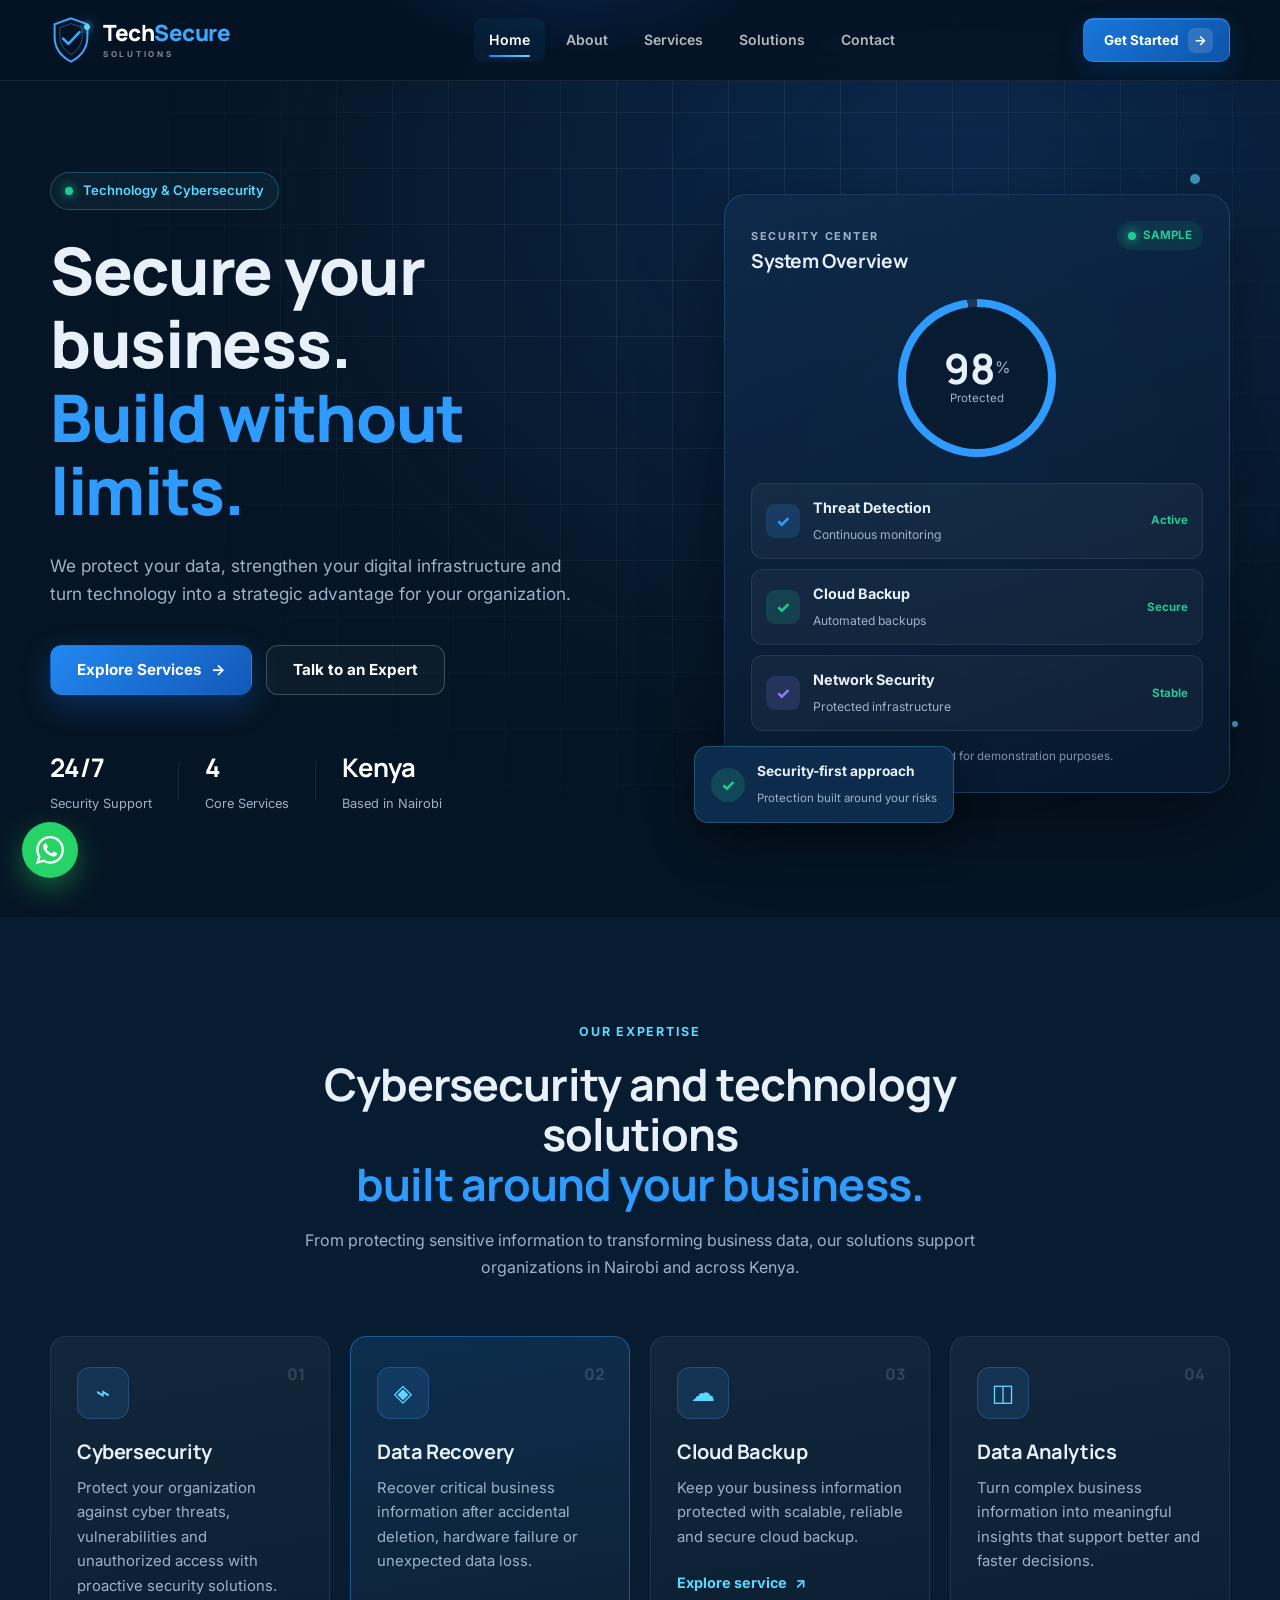
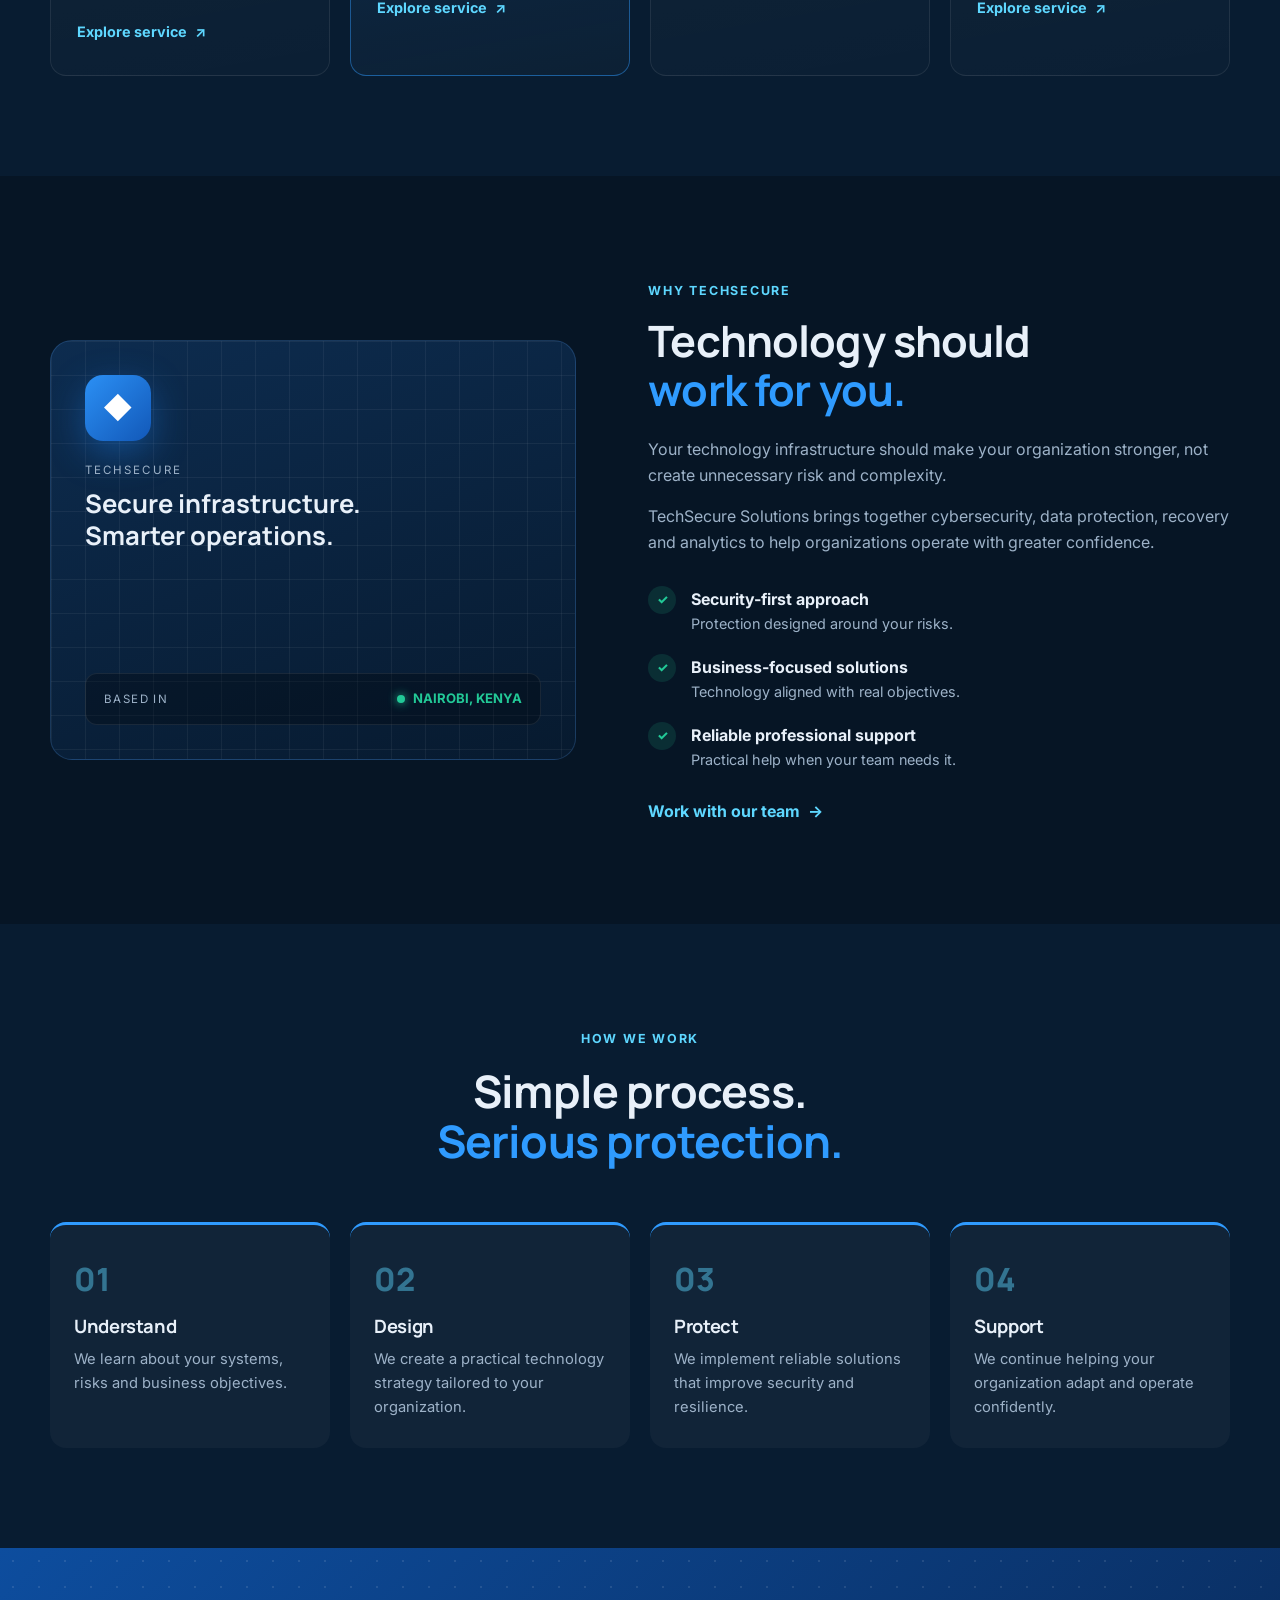
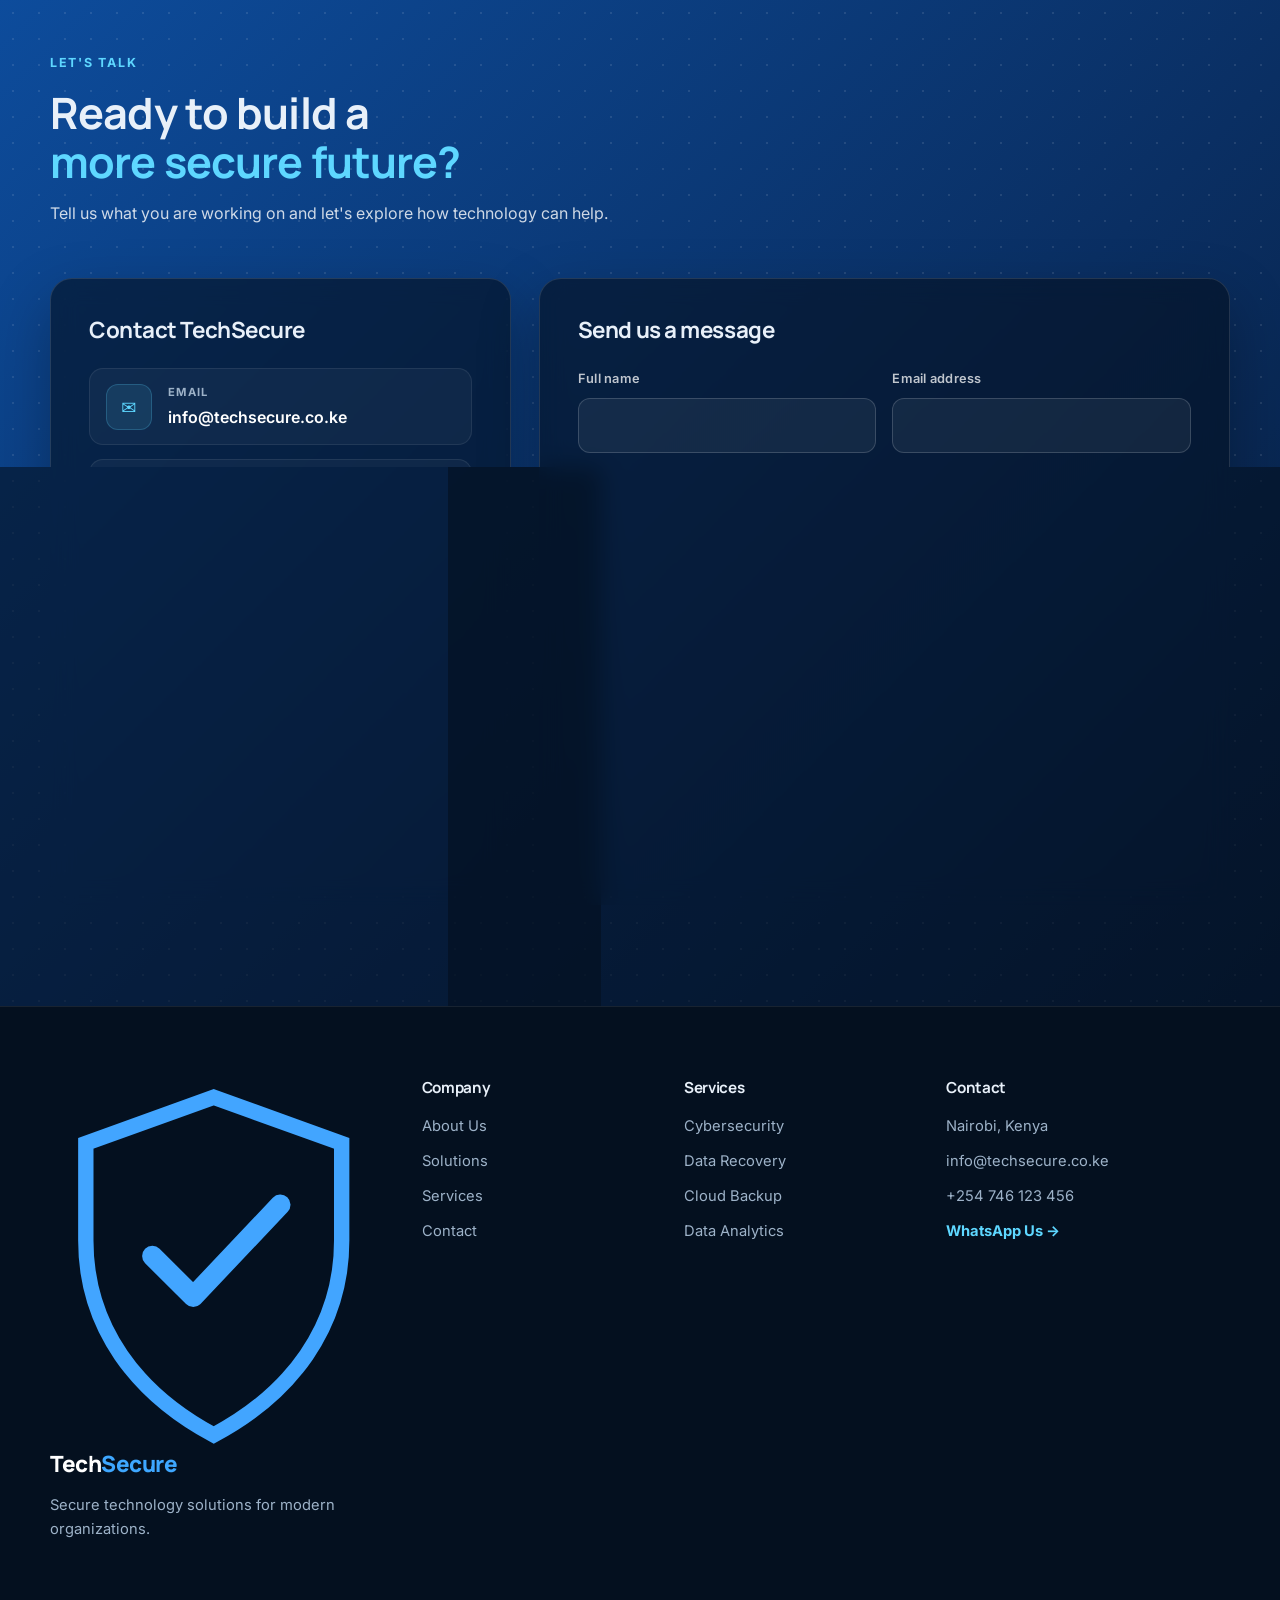
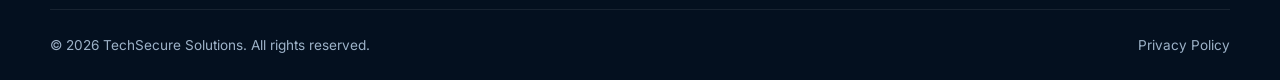
<file: TechSecure/index.html>
<!DOCTYPE html>
<html lang="en">
<head>
    <meta charset="UTF-8">
    <meta name="viewport" content="width=device-width, initial-scale=1.0">
    <title>TechSecure Solutions | Cybersecurity, Data Recovery, Cloud Backup &amp; Analytics</title>
    <meta name="description" content="TechSecure Solutions provides cybersecurity, data recovery, cloud backup, data analytics and technology solutions for organizations in Nairobi and across Kenya.">
    <meta name="keywords" content="cybersecurity Kenya, cybersecurity Nairobi, data recovery Kenya, cloud backup Kenya, data analytics Kenya, IT solutions Nairobi">
    <meta name="author" content="TechSecure Solutions">
    <meta name="robots" content="index, follow">
    <meta name="theme-color" content="#061525">

    <link rel="canonical" href="https://techsecureke.netlify.app/">

    <meta property="og:type" content="website">
    <meta property="og:url" content="https://techsecureke.netlify.app/">
    <meta property="og:title" content="TechSecure Solutions | Cybersecurity &amp; Technology Solutions">
    <meta property="og:description" content="Cybersecurity, data recovery, cloud backup and data analytics solutions for modern organizations in Kenya.">
    <meta property="og:image" content="https://techsecureke.netlify.app/images/og-image.png">
    <meta property="og:image:width" content="1200">
    <meta property="og:image:height" content="630">
    <meta property="og:site_name" content="TechSecure Solutions">
    <meta property="og:locale" content="en_KE">

    <meta name="twitter:card" content="summary_large_image">
    <meta name="twitter:title" content="TechSecure Solutions | Cybersecurity &amp; Technology Solutions">
    <meta name="twitter:description" content="Cybersecurity, data recovery, cloud backup and data analytics solutions for modern organizations in Kenya.">
    <meta name="twitter:image" content="https://techsecureke.netlify.app/images/og-image.png">

    <link rel="icon" href="data:image/svg+xml,%3Csvg xmlns='http://www.w3.org/2000/svg' viewBox='0 0 32 32'%3E%3Crect width='32' height='32' rx='9' fill='%231466c8'/%3E%3Cpath d='M16 5.5l8 3v7c0 4.7-3.3 8.2-8 10-4.7-1.8-8-5.3-8-10v-7z' fill='none' stroke='%23fff' stroke-width='1.8' stroke-linejoin='round'/%3E%3Cpath d='M12 16l3 3 5-6' fill='none' stroke='%2319c29a' stroke-width='2.2' stroke-linecap='round' stroke-linejoin='round'/%3E%3C/svg%3E">

    <link rel="preconnect" href="https://fonts.googleapis.com">
    <link rel="preconnect" href="https://fonts.gstatic.com" crossorigin>
    <link href="https://fonts.googleapis.com/css2?family=Inter:wght@400;500;600;700;800&family=Manrope:wght@500;600;700;800&display=swap" rel="stylesheet">

    <link rel="stylesheet" href="css/style.css">

    <!-- Structured data for Google -->
    <script type="application/ld+json">
    {
      "@context": "https://schema.org",
      "@type": "ProfessionalService",
      "name": "TechSecure Solutions",
      "url": "https://techsecureke.netlify.app/",
      "telephone": "+254746123456",
      "email": "info@techsecure.co.ke",
      "areaServed": "Kenya",
      "address": {
        "@type": "PostalAddress",
        "addressLocality": "Nairobi",
        "addressCountry": "KE"
      },
      "serviceType": ["Cybersecurity", "Data Recovery", "Cloud Backup", "Data Analytics"]
    }
    </script>
</head>

<body>

    <a href="#main-content" class="skip-link">Skip to main content</a>

    <!-- ================= HEADER ================= -->
    <header class="site-header" id="site-header">
        <div class="header-glow"></div>
        <div class="container">
            <nav class="header-inner" aria-label="Main navigation">

                <a href="index.html" class="brand" aria-label="TechSecure Solutions home">
                    <span class="brand-icon" aria-hidden="true">
                        <svg width="42" height="48" viewBox="0 0 64 72" xmlns="http://www.w3.org/2000/svg">
                            <path d="M32 3 L57 12 V31 C57 48 47 61 32 69 C17 61 7 48 7 31 V12 Z" fill="none" stroke="currentColor" stroke-width="3"/>
                            <path d="M32 11 L49 17 V31 C49 43 42 52 32 58 C22 52 15 43 15 31 V17 Z" fill="none" stroke="currentColor" stroke-width="1.5" opacity=".45"/>
                            <path d="M20 34 L28 42 L45 24" fill="none" stroke="currentColor" stroke-width="4" stroke-linecap="round" stroke-linejoin="round"/>
                        </svg>
                        <span class="brand-pulse"></span>
                    </span>
                    <span class="brand-name">
                        <span class="brand-tech">Tech</span>
                        <span class="brand-secure">Secure</span>
                        <small>SOLUTIONS</small>
                    </span>
                </a>

                <ul class="nav-links" id="main-navigation">
                    <li><a href="#home" class="active">Home</a></li>
                    <li><a href="#about">About</a></li>
                    <li><a href="#services">Services</a></li>
                    <li><a href="pages/solutions.html">Solutions</a></li>
                    <li><a href="#contact">Contact</a></li>
                </ul>

                <a href="#contact" class="header-cta">
                    <span>Get Started</span>
                    <span class="header-cta-icon" aria-hidden="true">→</span>
                </a>

                <button class="menu-button" id="menuButton" type="button" aria-label="Open navigation menu" aria-expanded="false" aria-controls="main-navigation">
                    <span></span><span></span><span></span>
                </button>

            </nav>
        </div>
    </header>

    <main id="main-content">

        <!-- ================= HERO ================= -->
        <section class="hero" id="home" aria-labelledby="hero-title">
            <div class="hero-grid-pattern" aria-hidden="true"></div>
            <div class="container">
                <div class="hero-content">

                    <div class="hero-text">
                        <div class="hero-badge">
                            <span class="status-dot" aria-hidden="true"></span>
                            Technology &amp; Cybersecurity
                        </div>

                        <h1 id="hero-title">
                            Secure your business.
                            <span>Build without limits.</span>
                        </h1>

                        <p>We protect your data, strengthen your digital infrastructure and turn technology into a strategic advantage for your organization.</p>

                        <div class="hero-buttons">
                            <a href="#services" class="btn btn-primary">Explore Services <span>→</span></a>
                            <a href="#contact" class="btn btn-outline">Talk to an Expert</a>
                        </div>

                        <div class="hero-trust">
                            <div class="trust-item"><strong>24/7</strong><span>Security Support</span></div>
                            <div class="trust-line" aria-hidden="true"></div>
                            <div class="trust-item"><strong>4</strong><span>Core Services</span></div>
                            <div class="trust-line" aria-hidden="true"></div>
                            <div class="trust-item"><strong>Kenya</strong><span>Based in Nairobi</span></div>
                        </div>
                    </div>

                    <div class="hero-visual">
                        <div class="visual-glow" aria-hidden="true"></div>

                        <div class="security-card">
                            <div class="card-top">
                                <div>
                                    <span class="eyebrow">SECURITY CENTER</span>
                                    <h3>System Overview</h3>
                                </div>
                                <span class="live-status"><span></span>SAMPLE</span>
                            </div>

                            <div class="security-score">
                                <div class="score-ring">
                                    <div class="score-inner">
                                        <strong>98</strong>
                                        <span>%</span>
                                        <small>Protected</small>
                                    </div>
                                </div>
                            </div>

                            <div class="security-list">
                                <div class="security-row">
                                    <div class="security-row-icon blue" aria-hidden="true">✓</div>
                                    <div><strong>Threat Detection</strong><span>Continuous monitoring</span></div>
                                    <b>Active</b>
                                </div>
                                <div class="security-row">
                                    <div class="security-row-icon green" aria-hidden="true">✓</div>
                                    <div><strong>Cloud Backup</strong><span>Automated backups</span></div>
                                    <b>Secure</b>
                                </div>
                                <div class="security-row">
                                    <div class="security-row-icon purple" aria-hidden="true">✓</div>
                                    <div><strong>Network Security</strong><span>Protected infrastructure</span></div>
                                    <b>Stable</b>
                                </div>
                            </div>

                            <p class="card-note">Illustrative dashboard for demonstration purposes.</p>
                        </div>

                        <div class="floating-card">
                            <div class="floating-icon" aria-hidden="true">✓</div>
                            <div><strong>Security-first approach</strong><span>Protection built around your risks</span></div>
                        </div>

                        <div class="floating-dot dot-one" aria-hidden="true"></div>
                        <div class="floating-dot dot-two" aria-hidden="true"></div>
                    </div>

                </div>
            </div>
        </section>

        <!-- ================= SERVICES ================= -->
        <section class="services" id="services" aria-labelledby="services-title">
            <div class="container">

                <div class="section-heading">
                    <span class="section-tag">OUR EXPERTISE</span>
                    <h2 id="services-title">Cybersecurity and technology solutions <span>built around your business.</span></h2>
                    <p>From protecting sensitive information to transforming business data, our solutions support organizations in Nairobi and across Kenya.</p>
                </div>

                <div class="services-grid">

                    <article class="service-card">
                        <div class="service-number">01</div>
                        <div class="service-icon" aria-hidden="true">⌁</div>
                        <h3>Cybersecurity</h3>
                        <p>Protect your organization against cyber threats, vulnerabilities and unauthorized access with proactive security solutions.</p>
                        <a href="pages/cybersecurity.html">Explore service <span>↗</span></a>
                    </article>

                    <article class="service-card featured-service">
                        <div class="service-number">02</div>
                        <div class="service-icon" aria-hidden="true">◈</div>
                        <h3>Data Recovery</h3>
                        <p>Recover critical business information after accidental deletion, hardware failure or unexpected data loss.</p>
                        <a href="pages/data-recovery.html">Explore service <span>↗</span></a>
                    </article>

                    <article class="service-card">
                        <div class="service-number">03</div>
                        <div class="service-icon" aria-hidden="true">☁</div>
                        <h3>Cloud Backup</h3>
                        <p>Keep your business information protected with scalable, reliable and secure cloud backup.</p>
                        <a href="pages/cloud-backup.html">Explore service <span>↗</span></a>
                    </article>

                    <article class="service-card">
                        <div class="service-number">04</div>
                        <div class="service-icon" aria-hidden="true">◫</div>
                        <h3>Data Analytics</h3>
                        <p>Turn complex business information into meaningful insights that support better and faster decisions.</p>
                        <a href="pages/data-analytics.html">Explore service <span>↗</span></a>
                    </article>

                </div>
            </div>
        </section>

        <!-- ================= ABOUT ================= -->
        <section class="about" id="about" aria-labelledby="about-title">
            <div class="container">
                <div class="about-grid">

                    <div class="about-visual">
                        <div class="about-panel">
                            <div class="panel-grid" aria-hidden="true"></div>
                            <div class="panel-content">
                                <div class="shield-large" aria-hidden="true">◆</div>
                                <span>TECHSECURE</span>
                                <strong>Secure infrastructure.</strong>
                                <strong>Smarter operations.</strong>
                            </div>
                            <div class="panel-stat">
                                <span>BASED IN</span>
                                <strong><i></i>NAIROBI, KENYA</strong>
                            </div>
                        </div>
                    </div>

                    <div class="about-content">
                        <span class="section-tag">WHY TECHSECURE</span>
                        <h2 id="about-title">Technology should <span>work for you.</span></h2>

                        <p>Your technology infrastructure should make your organization stronger, not create unnecessary risk and complexity.</p>
                        <p>TechSecure Solutions brings together cybersecurity, data protection, recovery and analytics to help organizations operate with greater confidence.</p>

                        <div class="about-features">
                            <div>
                                <span class="feature-check" aria-hidden="true">✓</span>
                                <div><strong>Security-first approach</strong><p>Protection designed around your risks.</p></div>
                            </div>
                            <div>
                                <span class="feature-check" aria-hidden="true">✓</span>
                                <div><strong>Business-focused solutions</strong><p>Technology aligned with real objectives.</p></div>
                            </div>
                            <div>
                                <span class="feature-check" aria-hidden="true">✓</span>
                                <div><strong>Reliable professional support</strong><p>Practical help when your team needs it.</p></div>
                            </div>
                        </div>

                        <a href="#contact" class="text-link">Work with our team <span>→</span></a>
                    </div>

                </div>
            </div>
        </section>

        <!-- ================= PROCESS ================= -->
        <section class="process" aria-labelledby="process-title">
            <div class="container">

                <div class="section-heading">
                    <span class="section-tag">HOW WE WORK</span>
                    <h2 id="process-title">Simple process. <span>Serious protection.</span></h2>
                </div>

                <div class="process-grid">
                    <div class="process-item"><span>01</span><h3>Understand</h3><p>We learn about your systems, risks and business objectives.</p></div>
                    <div class="process-item"><span>02</span><h3>Design</h3><p>We create a practical technology strategy tailored to your organization.</p></div>
                    <div class="process-item"><span>03</span><h3>Protect</h3><p>We implement reliable solutions that improve security and resilience.</p></div>
                    <div class="process-item"><span>04</span><h3>Support</h3><p>We continue helping your organization adapt and operate confidently.</p></div>
                </div>

            </div>
        </section>

        <!-- ================= CONTACT ================= -->
        <section class="cta" id="contact" aria-labelledby="contact-title">
            <div class="cta-pattern" aria-hidden="true"></div>
            <div class="container">

                <div class="contact-heading">
                    <span class="section-tag">LET'S TALK</span>
                    <h2 id="contact-title">Ready to build a <span>more secure future?</span></h2>
                    <p>Tell us what you are working on and let's explore how technology can help.</p>
                </div>

                <div class="contact-grid">

                    <div class="contact-info">
                        <h3>Contact TechSecure</h3>

                        <ul class="contact-details">
                            <li>
                                <span class="contact-icon" aria-hidden="true">✉</span>
                                <div>
                                    <strong>Email</strong>
                                    <a href="mailto:info@techsecure.co.ke">info@techsecure.co.ke</a>
                                </div>
                            </li>
                            <li>
                                <span class="contact-icon" aria-hidden="true">☎</span>
                                <div>
                                    <strong>Phone</strong>
                                    <a href="tel:+254746123456">+254 746 123 456</a>
                                </div>
                            </li>
                            <li>
                                <span class="contact-icon" aria-hidden="true">⌖</span>
                                <div>
                                    <strong>Location</strong>
                                    <span>Nairobi, Kenya</span>
                                </div>
                            </li>
                        </ul>

                        <a href="https://wa.me/254746123456?text=Hello%20TechSecure%2C%20I%27d%20like%20to%20ask%20about%20your%20services." class="btn btn-light" target="_blank" rel="noopener noreferrer">Message us on WhatsApp <span>→</span></a>
                    </div>

                    <!-- Works automatically when hosted on Netlify -->
                    <form class="contact-form" name="contact" method="POST" data-netlify="true" netlify-honeypot="bot-field">
                        <input type="hidden" name="form-name" value="contact">
                        <p class="hp"><label>Leave this empty: <input name="bot-field"></label></p>

                        <h3>Send us a message</h3>

                        <div class="form-row">
                            <div class="fld">
                                <label for="f-name">Full name</label>
                                <input id="f-name" name="name" type="text" autocomplete="name" required>
                            </div>
                            <div class="fld">
                                <label for="f-email">Email address</label>
                                <input id="f-email" name="email" type="email" autocomplete="email" required>
                            </div>
                        </div>

                        <div class="form-row">
                            <div class="fld">
                                <label for="f-phone">Phone (optional)</label>
                                <input id="f-phone" name="phone" type="tel" autocomplete="tel">
                            </div>
                            <div class="fld">
                                <label for="f-service">Service</label>
                                <select id="f-service" name="service">
                                    <option>General enquiry</option>
                                    <option>Cybersecurity</option>
                                    <option>Data recovery</option>
                                    <option>Cloud backup</option>
                                    <option>Data analytics</option>
                                </select>
                            </div>
                        </div>

                        <div class="fld">
                            <label for="f-message">How can we help?</label>
                            <textarea id="f-message" name="message" rows="5" required></textarea>
                        </div>

                        <button type="submit" class="btn btn-primary">Send Message <span>→</span></button>
                        <p class="form-note">We reply to every enquiry. See our <a href="pages/privacy.html">Privacy Policy</a>.</p>
                    </form>

                </div>
            </div>
        </section>

    </main>

    <!-- ================= FOOTER ================= -->
    <footer class="footer">
        <div class="container">

            <div class="footer-grid">

                <div class="footer-company">
                    <a href="index.html" class="brand" aria-label="TechSecure Solutions home">
                        <span class="brand-icon" aria-hidden="true">
                            <svg width="42" height="48" viewBox="0 0 64 72" xmlns="http://www.w3.org/2000/svg">
                                <path d="M32 3 L57 12 V31 C57 48 47 61 32 69 C17 61 7 48 7 31 V12 Z" fill="none" stroke="currentColor" stroke-width="3"/>
                                <path d="M20 34 L28 42 L45 24" fill="none" stroke="currentColor" stroke-width="4" stroke-linecap="round" stroke-linejoin="round"/>
                            </svg>
                        </span>
                        <span class="brand-name">
                            <span class="brand-tech">Tech</span>
                            <span class="brand-secure">Secure</span>
                        </span>
                    </a>
                    <p>Secure technology solutions for modern organizations.</p>
                </div>

                <div>
                    <h3>Company</h3>
                    <a href="#about">About Us</a>
                    <a href="pages/solutions.html">Solutions</a>
                    <a href="#services">Services</a>
                    <a href="#contact">Contact</a>
                </div>

                <div>
                    <h3>Services</h3>
                    <a href="pages/cybersecurity.html">Cybersecurity</a>
                    <a href="pages/data-recovery.html">Data Recovery</a>
                    <a href="pages/cloud-backup.html">Cloud Backup</a>
                    <a href="pages/data-analytics.html">Data Analytics</a>
                </div>

                <div>
                    <h3>Contact</h3>
                    <p>Nairobi, Kenya</p>
                    <a href="mailto:info@techsecure.co.ke">info@techsecure.co.ke</a>
                    <a href="tel:+254746123456">+254 746 123 456</a>
                    <a href="https://wa.me/254746123456?text=Hello%20TechSecure%2C%20I%27d%20like%20to%20ask%20about%20your%20services." class="footer-contact" target="_blank" rel="noopener noreferrer">WhatsApp Us →</a>
                </div>

            </div>

            <div class="footer-bottom">
                <p>© <span id="year"></span> TechSecure Solutions. All rights reserved.</p>
                <div>
                    <a href="pages/privacy.html">Privacy Policy</a>
                </div>
            </div>

        </div>
    </footer>

    <!-- WhatsApp floating button -->
    <a class="wa-float" href="https://wa.me/254746123456?text=Hello%20TechSecure%2C%20I%27d%20like%20to%20ask%20about%20your%20services." target="_blank" rel="noopener noreferrer" aria-label="Chat with TechSecure on WhatsApp">
        <svg width="28" height="28" viewBox="0 0 24 24" fill="#fff" aria-hidden="true"><path d="M17.472 14.382c-.297-.149-1.758-.867-2.03-.967-.273-.099-.471-.148-.67.15-.197.297-.767.966-.94 1.164-.173.199-.347.223-.644.075-.297-.15-1.255-.463-2.39-1.475-.883-.788-1.48-1.761-1.653-2.059-.173-.297-.018-.458.13-.606.134-.133.298-.347.446-.52.149-.174.198-.298.298-.497.099-.198.05-.371-.025-.52-.075-.149-.669-1.612-.916-2.207-.242-.579-.487-.5-.669-.51-.173-.008-.371-.01-.57-.01-.198 0-.52.074-.792.372-.272.297-1.04 1.016-1.04 2.479 0 1.462 1.065 2.875 1.213 3.074.149.198 2.096 3.2 5.077 4.487.709.306 1.262.489 1.694.625.712.227 1.36.195 1.871.118.571-.085 1.758-.719 2.006-1.413.248-.694.248-1.289.173-1.413-.074-.124-.272-.198-.57-.347m-5.421 7.403h-.004a9.87 9.87 0 01-5.031-1.378l-.361-.214-3.741.982.998-3.648-.235-.374a9.86 9.86 0 01-1.51-5.26c.001-5.45 4.436-9.884 9.888-9.884 2.64 0 5.122 1.03 6.988 2.898a9.825 9.825 0 012.893 6.994c-.003 5.45-4.437 9.884-9.885 9.884m8.413-18.297A11.815 11.815 0 0012.05 0C5.495 0 .16 5.335.157 11.892c0 2.096.547 4.142 1.588 5.945L.057 24l6.305-1.654a11.882 11.882 0 005.683 1.448h.005c6.554 0 11.89-5.335 11.893-11.893a11.821 11.821 0 00-3.48-8.413Z"/></svg>
    </a>

    <button id="backToTop" class="back-to-top" type="button" aria-label="Back to top">↑</button>

    <script src="js/script.js"></script>

</body>
</html>
</file>
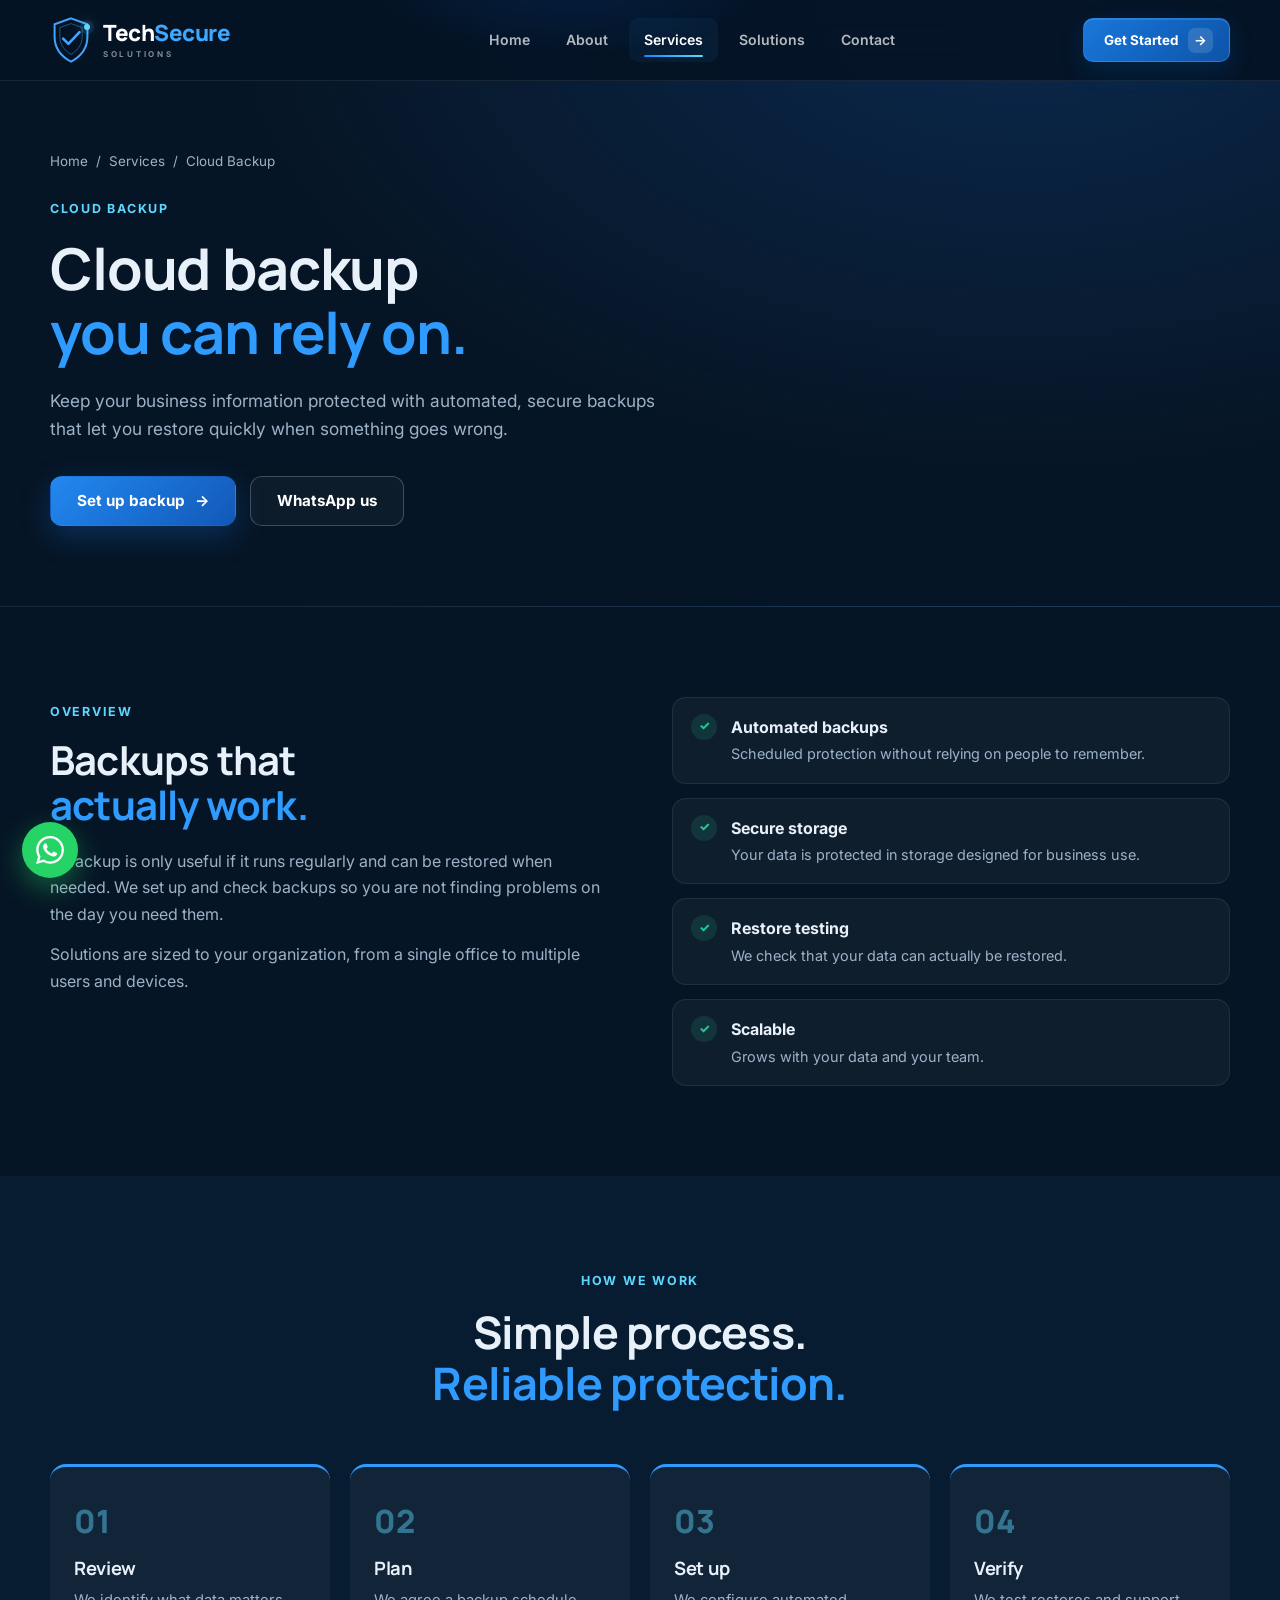
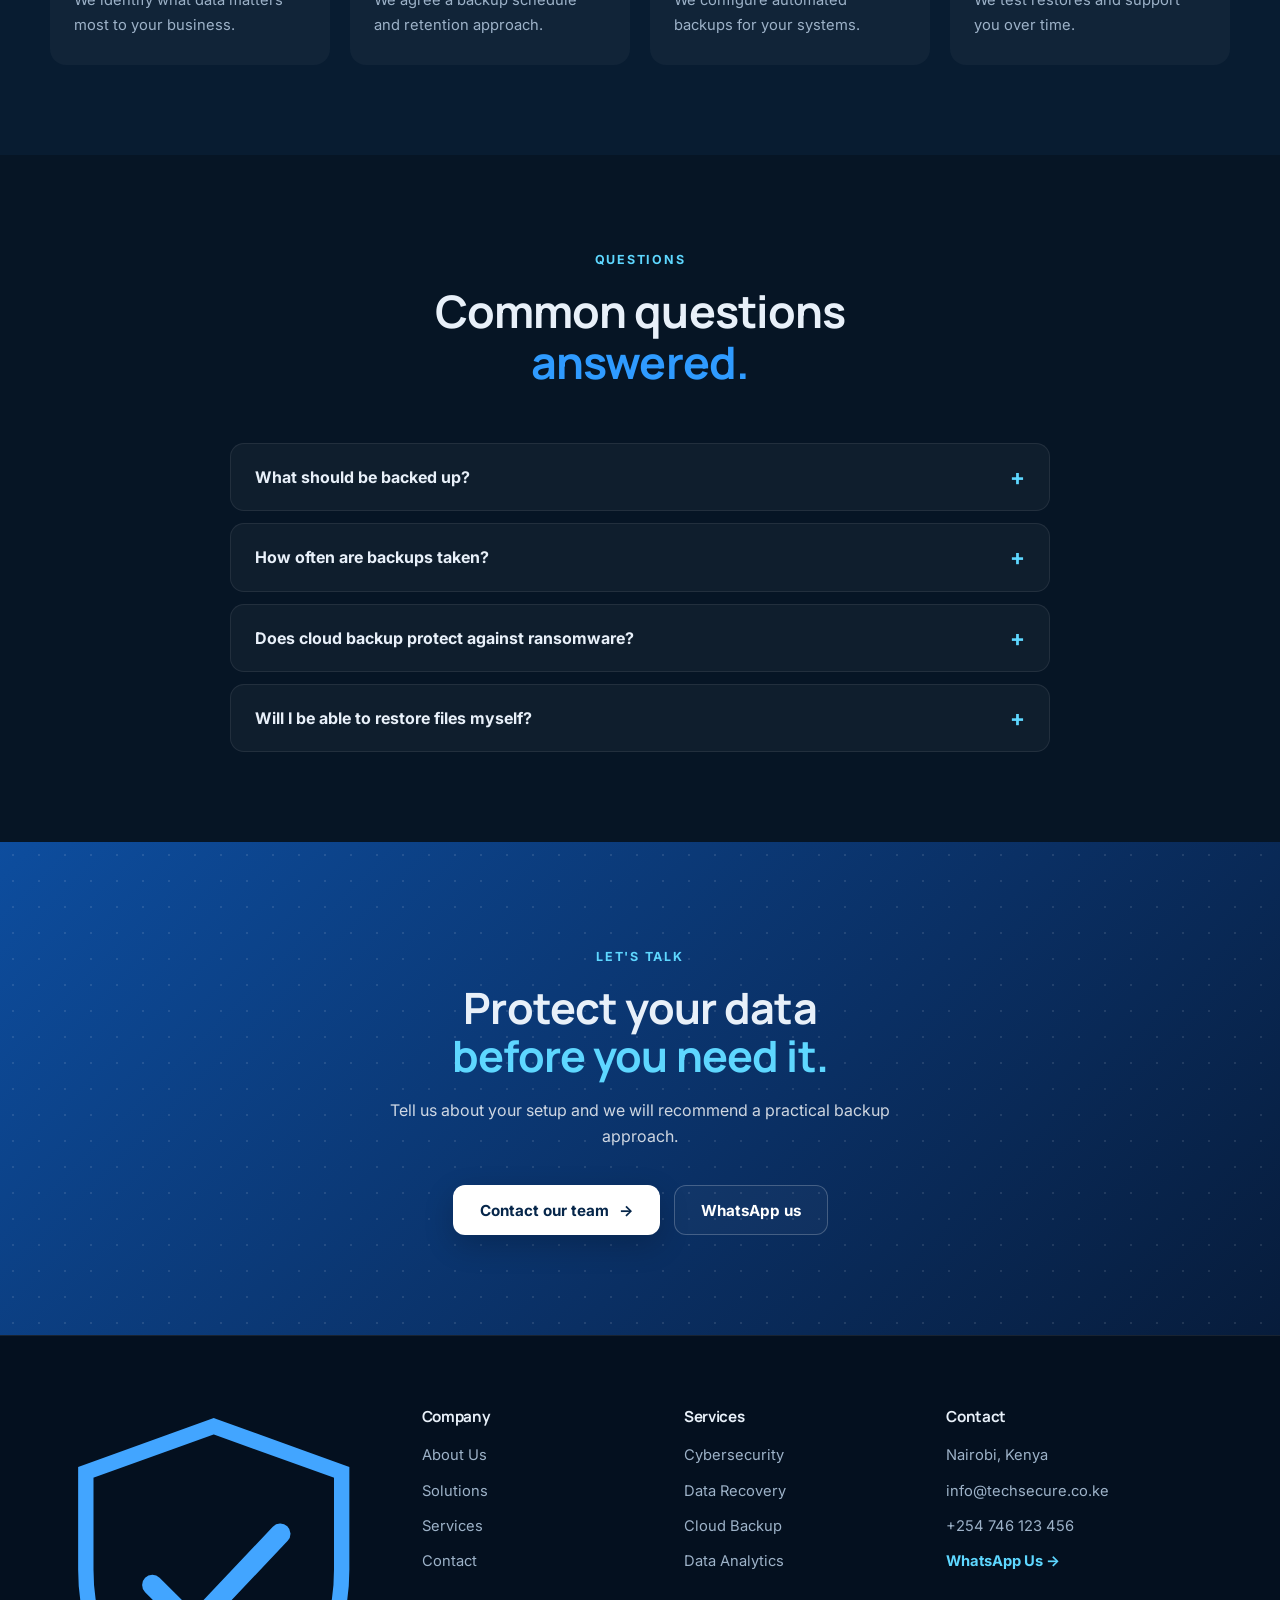
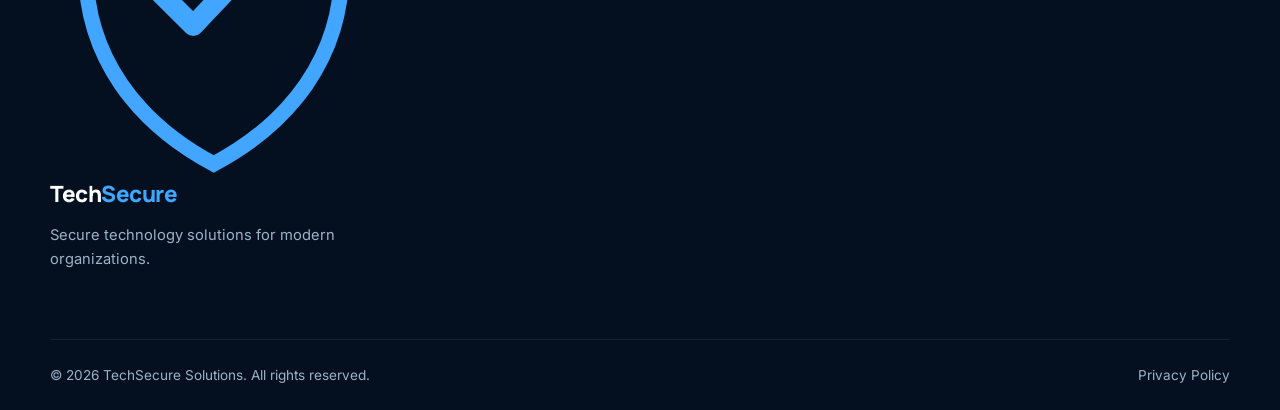
<file: TechSecure/pages/cloud-backup.html>
<!DOCTYPE html>
<html lang="en">
<head>
    <meta charset="UTF-8">
    <meta name="viewport" content="width=device-width, initial-scale=1.0">
    <title>Cloud Backup Services in Nairobi, Kenya | TechSecure Solutions</title>
    <meta name="description" content="Secure, automated cloud backup for organizations in Nairobi and across Kenya, so your business information is protected and recoverable.">
    <meta name="robots" content="index, follow">
    <meta name="theme-color" content="#061525">
    <link rel="canonical" href="https://techsecureke.netlify.app/pages/cloud-backup.html">

    <meta property="og:type" content="website">
    <meta property="og:url" content="https://techsecureke.netlify.app/pages/cloud-backup.html">
    <meta property="og:title" content="Cloud Backup Services in Kenya | TechSecure Solutions">
    <meta property="og:description" content="Reliable, secure and automated cloud backup for your business data.">
    <meta property="og:image" content="https://techsecureke.netlify.app/images/og-image.png">
    <meta property="og:locale" content="en_KE">

    <link rel="icon" href="data:image/svg+xml,%3Csvg xmlns='http://www.w3.org/2000/svg' viewBox='0 0 32 32'%3E%3Crect width='32' height='32' rx='9' fill='%231466c8'/%3E%3Cpath d='M16 5.5l8 3v7c0 4.7-3.3 8.2-8 10-4.7-1.8-8-5.3-8-10v-7z' fill='none' stroke='%23fff' stroke-width='1.8' stroke-linejoin='round'/%3E%3Cpath d='M12 16l3 3 5-6' fill='none' stroke='%2319c29a' stroke-width='2.2' stroke-linecap='round' stroke-linejoin='round'/%3E%3C/svg%3E">

    <link rel="preconnect" href="https://fonts.googleapis.com">
    <link rel="preconnect" href="https://fonts.gstatic.com" crossorigin>
    <link href="https://fonts.googleapis.com/css2?family=Inter:wght@400;500;600;700;800&family=Manrope:wght@500;600;700;800&display=swap" rel="stylesheet">
    <link rel="stylesheet" href="../css/style.css">
</head>

<body>

    <a href="#main-content" class="skip-link">Skip to main content</a>

    <header class="site-header" id="site-header">
        <div class="header-glow"></div>
        <div class="container">
            <nav class="header-inner" aria-label="Main navigation">
                <a href="../index.html" class="brand" aria-label="TechSecure Solutions home">
                    <span class="brand-icon" aria-hidden="true">
                        <svg width="42" height="48" viewBox="0 0 64 72" xmlns="http://www.w3.org/2000/svg">
                            <path d="M32 3 L57 12 V31 C57 48 47 61 32 69 C17 61 7 48 7 31 V12 Z" fill="none" stroke="currentColor" stroke-width="3"/>
                            <path d="M32 11 L49 17 V31 C49 43 42 52 32 58 C22 52 15 43 15 31 V17 Z" fill="none" stroke="currentColor" stroke-width="1.5" opacity=".45"/>
                            <path d="M20 34 L28 42 L45 24" fill="none" stroke="currentColor" stroke-width="4" stroke-linecap="round" stroke-linejoin="round"/>
                        </svg>
                        <span class="brand-pulse"></span>
                    </span>
                    <span class="brand-name">
                        <span class="brand-tech">Tech</span>
                        <span class="brand-secure">Secure</span>
                        <small>SOLUTIONS</small>
                    </span>
                </a>

                <ul class="nav-links" id="main-navigation">
                    <li><a href="../index.html">Home</a></li>
                    <li><a href="../index.html#about">About</a></li>
                    <li><a href="../index.html#services" class="active">Services</a></li>
                    <li><a href="solutions.html">Solutions</a></li>
                    <li><a href="../index.html#contact">Contact</a></li>
                </ul>

                <a href="../index.html#contact" class="header-cta">
                    <span>Get Started</span>
                    <span class="header-cta-icon" aria-hidden="true">→</span>
                </a>

                <button class="menu-button" id="menuButton" type="button" aria-label="Open navigation menu" aria-expanded="false" aria-controls="main-navigation">
                    <span></span><span></span><span></span>
                </button>
            </nav>
        </div>
    </header>

    <main id="main-content">

        <section class="page-hero">
            <div class="container">
                <div class="breadcrumb">
                    <a href="../index.html">Home</a> <span>/</span>
                    <a href="../index.html#services">Services</a> <span>/</span>
                    <span>Cloud Backup</span>
                </div>
                <span class="section-tag">CLOUD BACKUP</span>
                <h1>Cloud backup <span>you can rely on.</span></h1>
                <p>Keep your business information protected with automated, secure backups that let you restore quickly when something goes wrong.</p>
                <div class="hero-buttons">
                    <a href="../index.html#contact" class="btn btn-primary">Set up backup <span>→</span></a>
                    <a href="https://wa.me/254746123456?text=Hello%20TechSecure%2C%20I%27d%20like%20to%20ask%20about%20cloud%20backup." class="btn btn-outline" target="_blank" rel="noopener noreferrer">WhatsApp us</a>
                </div>
            </div>
        </section>

        <section class="page-section">
            <div class="container split">
                <div>
                    <span class="section-tag">OVERVIEW</span>
                    <h2>Backups that <span>actually work.</span></h2>
                    <p>A backup is only useful if it runs regularly and can be restored when needed. We set up and check backups so you are not finding problems on the day you need them.</p>
                    <p>Solutions are sized to your organization, from a single office to multiple users and devices.</p>
                </div>
                <ul class="check-list">
                    <li><div><strong>Automated backups</strong><span>Scheduled protection without relying on people to remember.</span></div></li>
                    <li><div><strong>Secure storage</strong><span>Your data is protected in storage designed for business use.</span></div></li>
                    <li><div><strong>Restore testing</strong><span>We check that your data can actually be restored.</span></div></li>
                    <li><div><strong>Scalable</strong><span>Grows with your data and your team.</span></div></li>
                </ul>
            </div>
        </section>

        <section class="page-section alt">
            <div class="container">
                <div class="section-heading">
                    <span class="section-tag">HOW WE WORK</span>
                    <h2>Simple process. <span>Reliable protection.</span></h2>
                </div>
                <div class="process-grid">
                    <div class="process-item"><span>01</span><h3>Review</h3><p>We identify what data matters most to your business.</p></div>
                    <div class="process-item"><span>02</span><h3>Plan</h3><p>We agree a backup schedule and retention approach.</p></div>
                    <div class="process-item"><span>03</span><h3>Set up</h3><p>We configure automated backups for your systems.</p></div>
                    <div class="process-item"><span>04</span><h3>Verify</h3><p>We test restores and support you over time.</p></div>
                </div>
            </div>
        </section>

        <section class="page-section">
            <div class="container">
                <div class="section-heading">
                    <span class="section-tag">QUESTIONS</span>
                    <h2>Common questions <span>answered.</span></h2>
                </div>
                <div class="faq">
                    <details><summary>What should be backed up?</summary><p>Anything your business cannot afford to lose: documents, financial records, customer data, email and key systems. We help you decide.</p></details>
                    <details><summary>How often are backups taken?</summary><p>That depends on how quickly your data changes. Many organizations back up daily; we will recommend a schedule that suits you.</p></details>
                    <details><summary>Does cloud backup protect against ransomware?</summary><p>It greatly improves your ability to recover, provided backups are kept separate from your main systems. It should be combined with good <a href="cybersecurity.html">cybersecurity</a>.</p></details>
                    <details><summary>Will I be able to restore files myself?</summary><p>In most setups, yes. We will show you how and support you if you need help.</p></details>
                </div>
            </div>
        </section>

        <section class="cta" aria-labelledby="page-cta-title">
            <div class="cta-pattern" aria-hidden="true"></div>
            <div class="container" style="text-align:center;">
                <span class="section-tag">LET'S TALK</span>
                <h2 id="page-cta-title" style="font-size:clamp(1.9rem,4vw,2.7rem);">Protect your data <span style="color:var(--cyan);">before you need it.</span></h2>
                <p style="margin:16px auto 30px;max-width:520px;color:rgba(255,255,255,.8);">Tell us about your setup and we will recommend a practical backup approach.</p>
                <div class="hero-buttons" style="justify-content:center;">
                    <a href="../index.html#contact" class="btn btn-light">Contact our team <span>→</span></a>
                    <a href="https://wa.me/254746123456?text=Hello%20TechSecure%2C%20I%27d%20like%20to%20ask%20about%20your%20services." class="btn btn-outline" target="_blank" rel="noopener noreferrer">WhatsApp us</a>
                </div>
            </div>
        </section>

    </main>

    <footer class="footer">
        <div class="container">
            <div class="footer-grid">
                <div class="footer-company">
                    <a href="../index.html" class="brand" aria-label="TechSecure Solutions home">
                        <span class="brand-icon" aria-hidden="true">
                            <svg width="42" height="48" viewBox="0 0 64 72" xmlns="http://www.w3.org/2000/svg">
                                <path d="M32 3 L57 12 V31 C57 48 47 61 32 69 C17 61 7 48 7 31 V12 Z" fill="none" stroke="currentColor" stroke-width="3"/>
                                <path d="M20 34 L28 42 L45 24" fill="none" stroke="currentColor" stroke-width="4" stroke-linecap="round" stroke-linejoin="round"/>
                            </svg>
                        </span>
                        <span class="brand-name"><span class="brand-tech">Tech</span><span class="brand-secure">Secure</span></span>
                    </a>
                    <p>Secure technology solutions for modern organizations.</p>
                </div>
                <div>
                    <h3>Company</h3>
                    <a href="../index.html#about">About Us</a>
                    <a href="solutions.html">Solutions</a>
                    <a href="../index.html#services">Services</a>
                    <a href="../index.html#contact">Contact</a>
                </div>
                <div>
                    <h3>Services</h3>
                    <a href="cybersecurity.html">Cybersecurity</a>
                    <a href="data-recovery.html">Data Recovery</a>
                    <a href="cloud-backup.html">Cloud Backup</a>
                    <a href="data-analytics.html">Data Analytics</a>
                </div>
                <div>
                    <h3>Contact</h3>
                    <p>Nairobi, Kenya</p>
                    <a href="mailto:info@techsecure.co.ke">info@techsecure.co.ke</a>
                    <a href="tel:+254746123456">+254 746 123 456</a>
                    <a href="https://wa.me/254746123456?text=Hello%20TechSecure%2C%20I%27d%20like%20to%20ask%20about%20your%20services." class="footer-contact" target="_blank" rel="noopener noreferrer">WhatsApp Us →</a>
                </div>
            </div>
            <div class="footer-bottom">
                <p>© <span id="year"></span> TechSecure Solutions. All rights reserved.</p>
                <div><a href="privacy.html">Privacy Policy</a></div>
            </div>
        </div>
    </footer>

    <a class="wa-float" href="https://wa.me/254746123456?text=Hello%20TechSecure%2C%20I%27d%20like%20to%20ask%20about%20your%20services." target="_blank" rel="noopener noreferrer" aria-label="Chat with TechSecure on WhatsApp">
        <svg width="28" height="28" viewBox="0 0 24 24" fill="#fff" aria-hidden="true"><path d="M17.472 14.382c-.297-.149-1.758-.867-2.03-.967-.273-.099-.471-.148-.67.15-.197.297-.767.966-.94 1.164-.173.199-.347.223-.644.075-.297-.15-1.255-.463-2.39-1.475-.883-.788-1.48-1.761-1.653-2.059-.173-.297-.018-.458.13-.606.134-.133.298-.347.446-.52.149-.174.198-.298.298-.497.099-.198.05-.371-.025-.52-.075-.149-.669-1.612-.916-2.207-.242-.579-.487-.5-.669-.51-.173-.008-.371-.01-.57-.01-.198 0-.52.074-.792.372-.272.297-1.04 1.016-1.04 2.479 0 1.462 1.065 2.875 1.213 3.074.149.198 2.096 3.2 5.077 4.487.709.306 1.262.489 1.694.625.712.227 1.36.195 1.871.118.571-.085 1.758-.719 2.006-1.413.248-.694.248-1.289.173-1.413-.074-.124-.272-.198-.57-.347m-5.421 7.403h-.004a9.87 9.87 0 01-5.031-1.378l-.361-.214-3.741.982.998-3.648-.235-.374a9.86 9.86 0 01-1.51-5.26c.001-5.45 4.436-9.884 9.888-9.884 2.64 0 5.122 1.03 6.988 2.898a9.825 9.825 0 012.893 6.994c-.003 5.45-4.437 9.884-9.885 9.884m8.413-18.297A11.815 11.815 0 0012.05 0C5.495 0 .16 5.335.157 11.892c0 2.096.547 4.142 1.588 5.945L.057 24l6.305-1.654a11.882 11.882 0 005.683 1.448h.005c6.554 0 11.89-5.335 11.893-11.893a11.821 11.821 0 00-3.48-8.413Z"/></svg>
    </a>

    <button id="backToTop" class="back-to-top" type="button" aria-label="Back to top">↑</button>

    <script src="../js/script.js"></script>
</body>
</html>
</file>
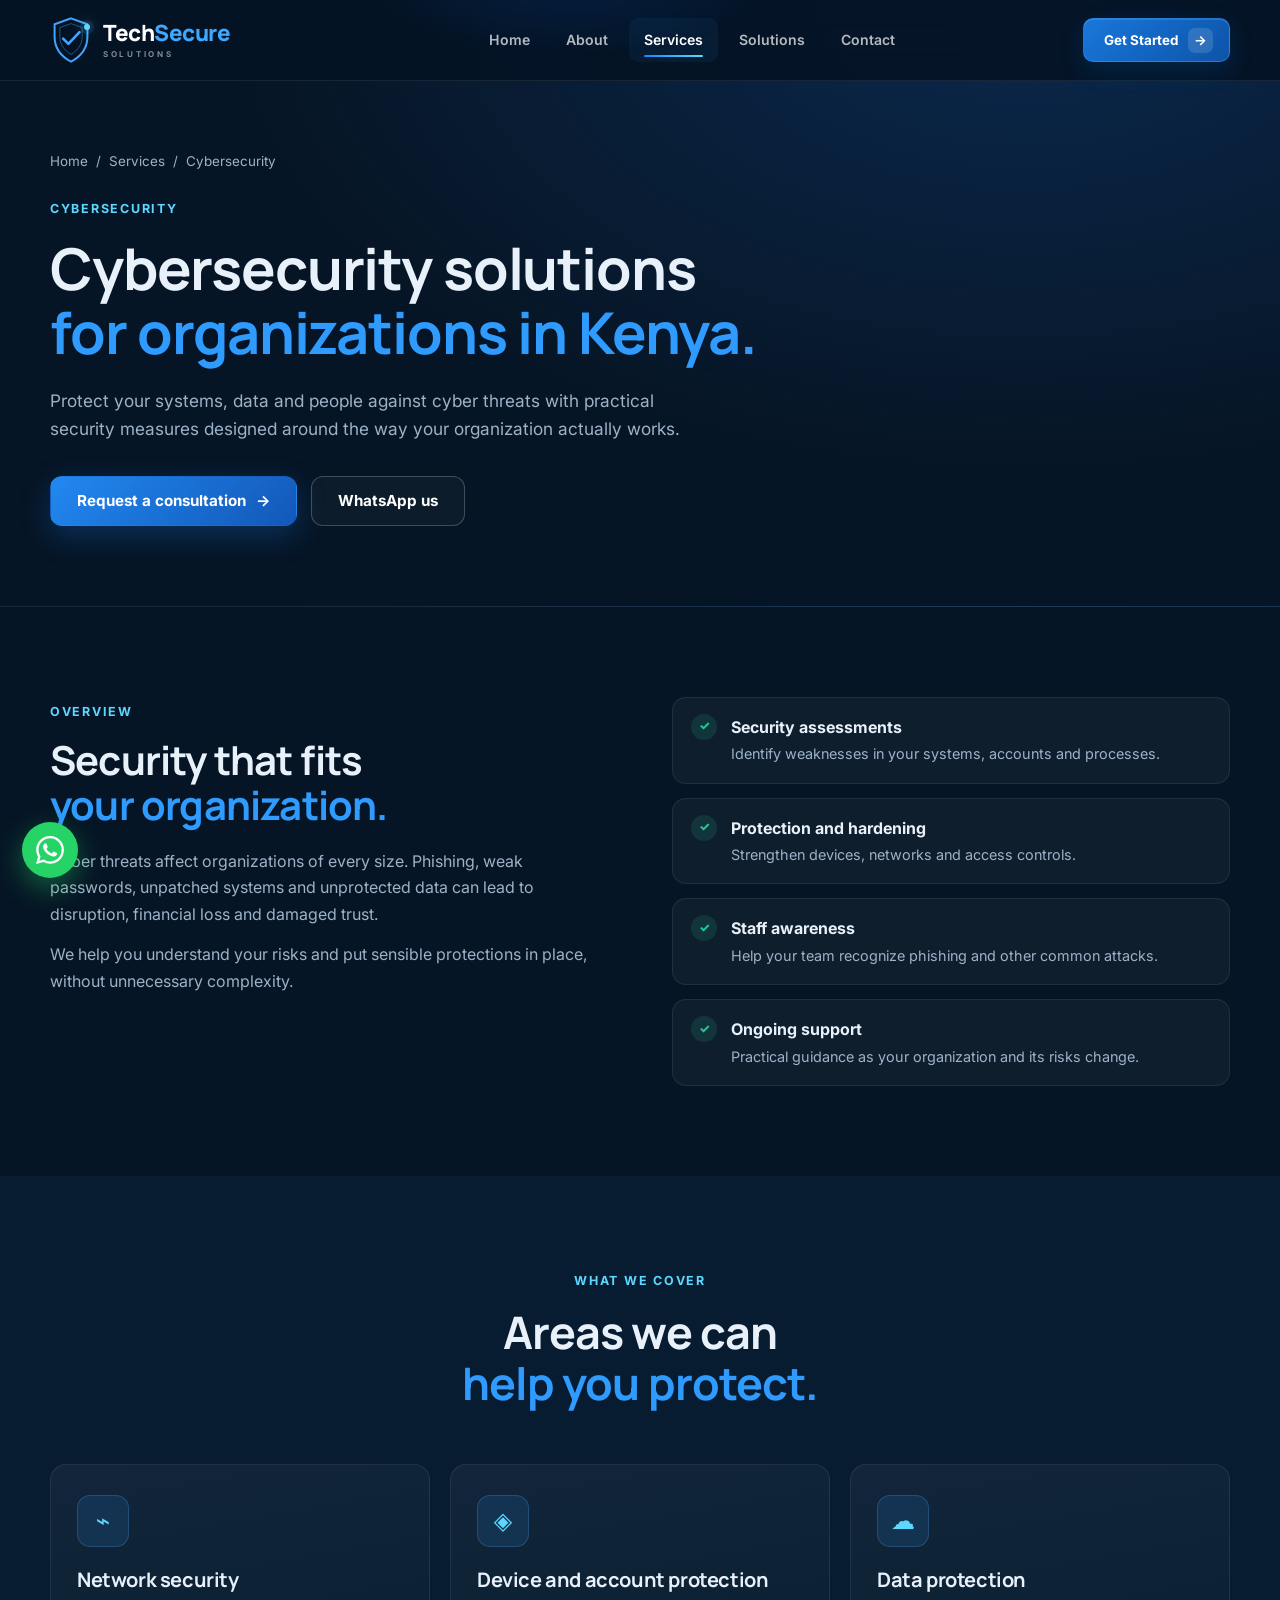
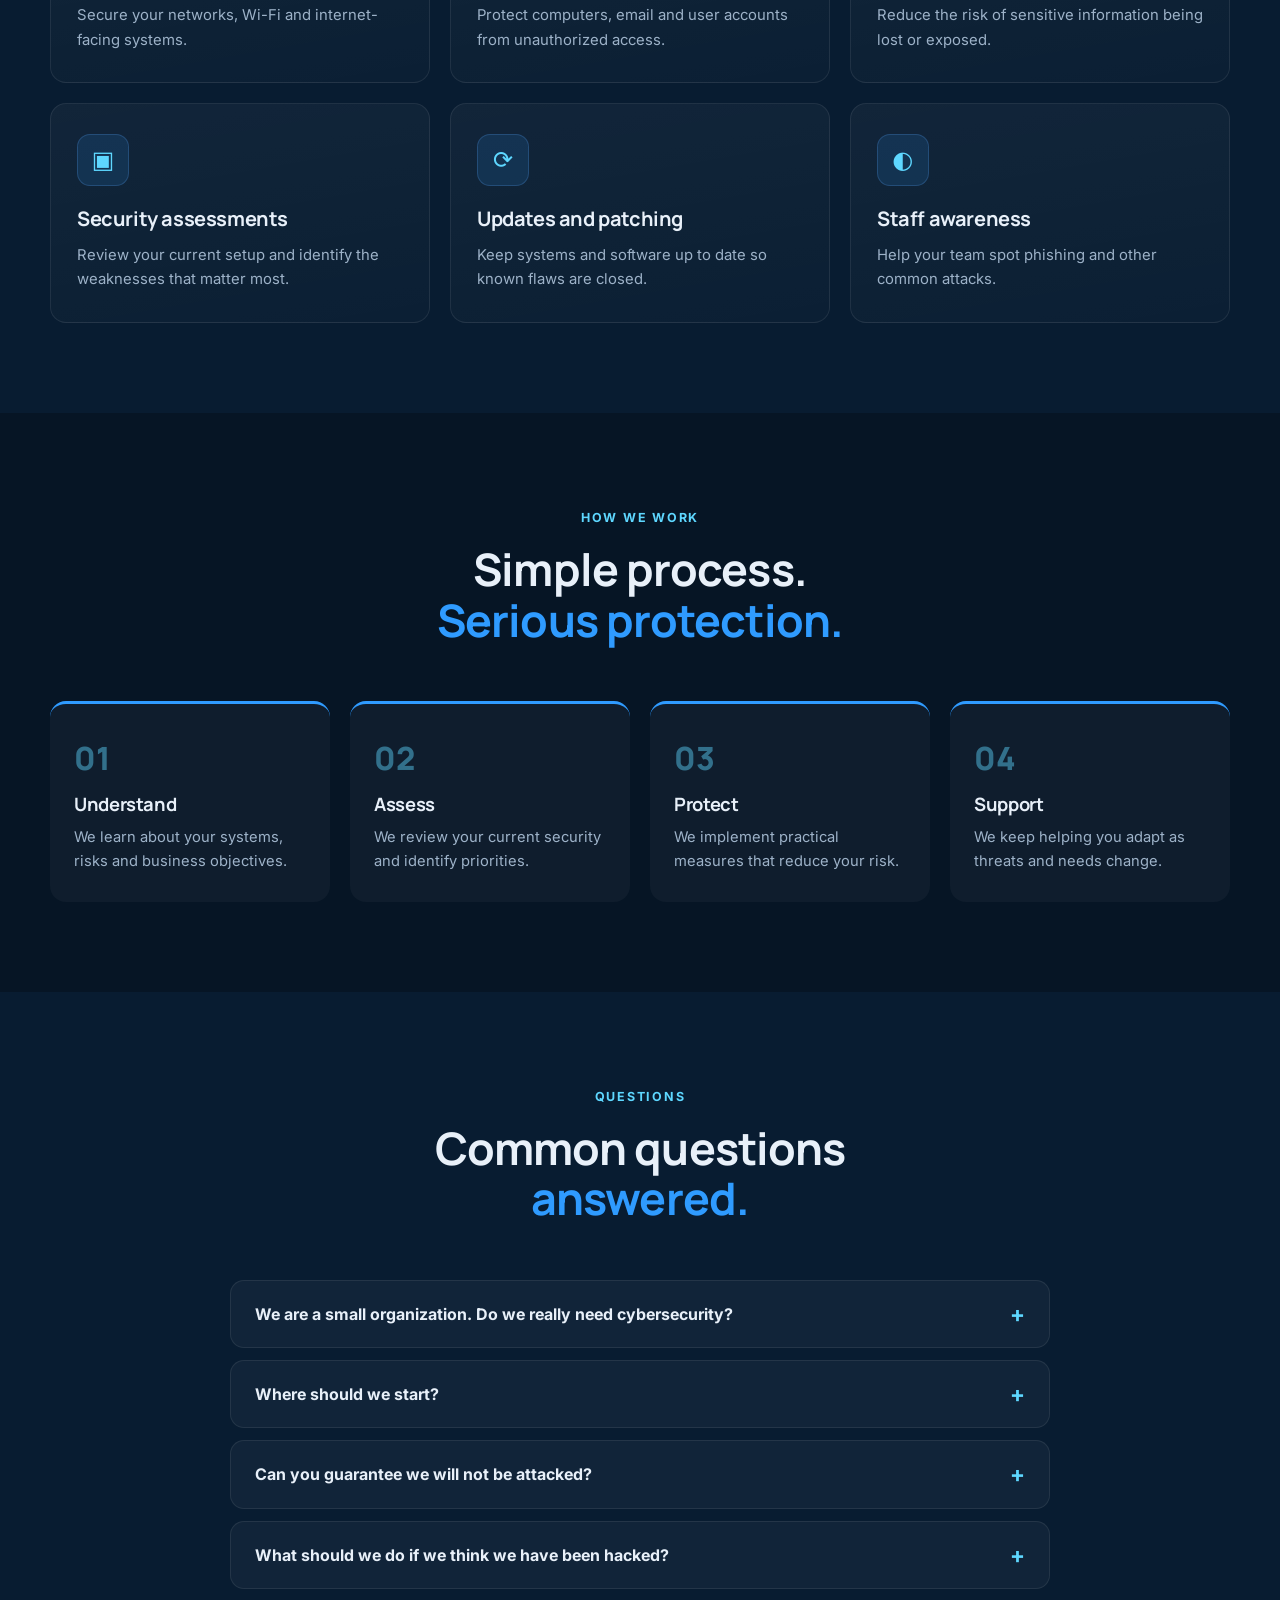
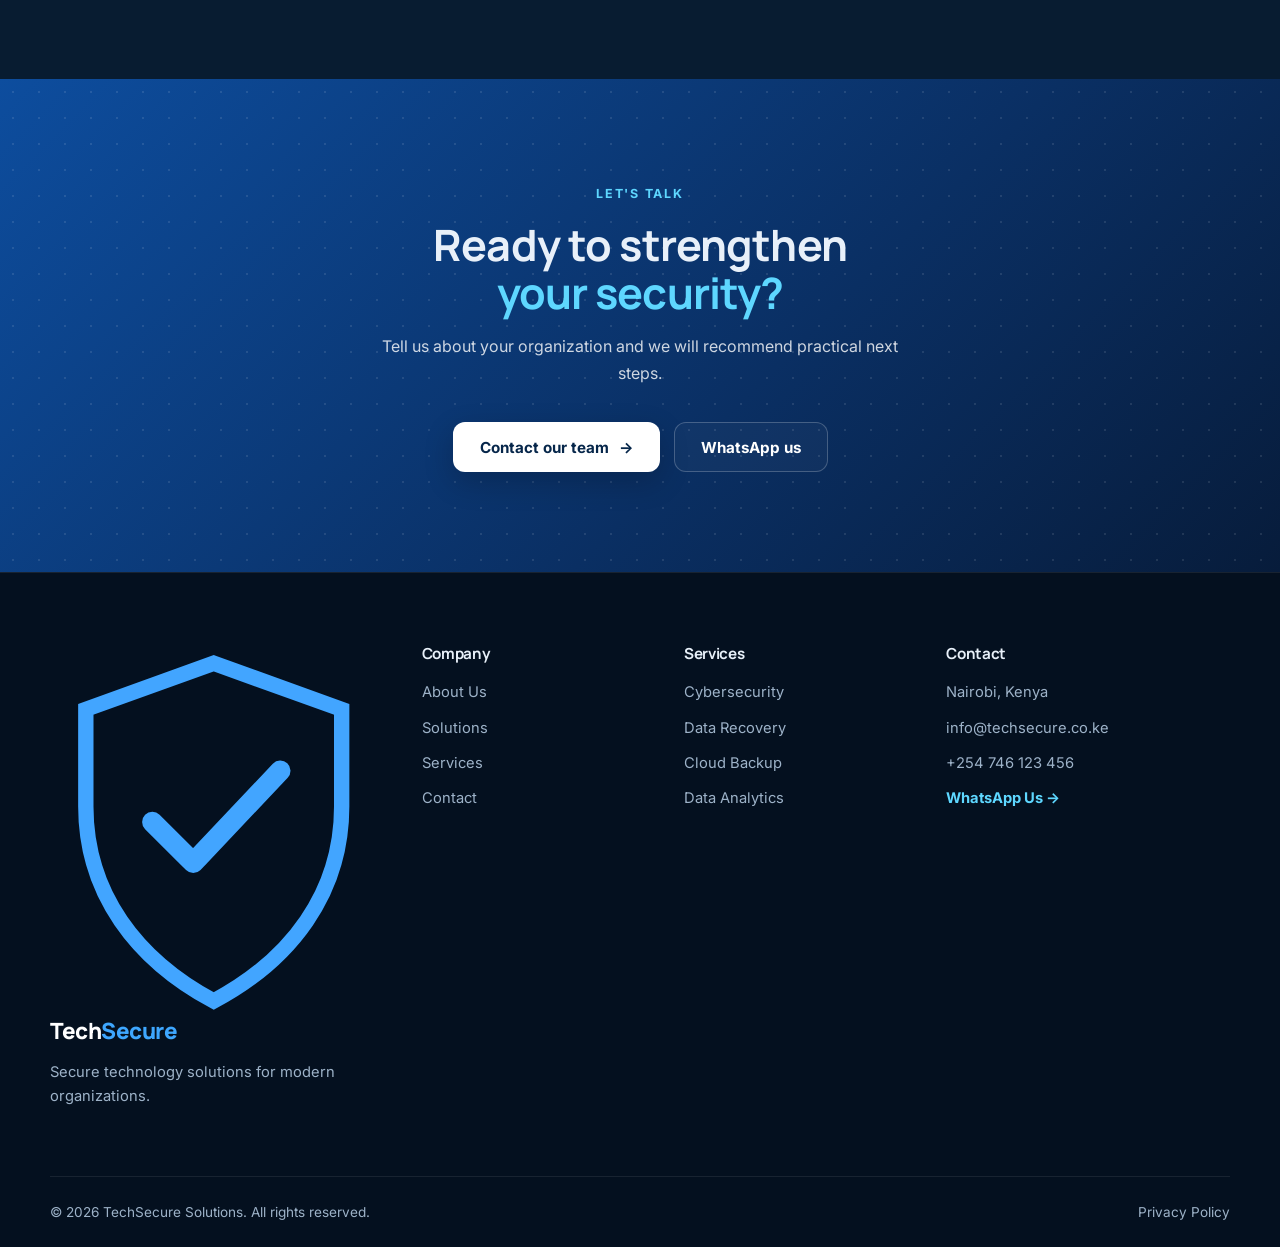
<file: TechSecure/pages/cybersecurity.html>
<!DOCTYPE html>
<html lang="en">
<head>
    <meta charset="UTF-8">
    <meta name="viewport" content="width=device-width, initial-scale=1.0">
    <title>Cybersecurity Services in Nairobi, Kenya | TechSecure Solutions</title>
    <meta name="description" content="TechSecure Solutions provides cybersecurity services for organizations in Nairobi and across Kenya, including security assessments, protection and staff awareness.">
    <meta name="robots" content="index, follow">
    <meta name="theme-color" content="#061525">
    <link rel="canonical" href="https://techsecureke.netlify.app/pages/cybersecurity.html">

    <meta property="og:type" content="website">
    <meta property="og:url" content="https://techsecureke.netlify.app/pages/cybersecurity.html">
    <meta property="og:title" content="Cybersecurity Services in Kenya | TechSecure Solutions">
    <meta property="og:description" content="Practical cybersecurity solutions for organizations in Nairobi and across Kenya.">
    <meta property="og:image" content="https://techsecureke.netlify.app/images/og-image.png">
    <meta property="og:locale" content="en_KE">

    <link rel="icon" href="data:image/svg+xml,%3Csvg xmlns='http://www.w3.org/2000/svg' viewBox='0 0 32 32'%3E%3Crect width='32' height='32' rx='9' fill='%231466c8'/%3E%3Cpath d='M16 5.5l8 3v7c0 4.7-3.3 8.2-8 10-4.7-1.8-8-5.3-8-10v-7z' fill='none' stroke='%23fff' stroke-width='1.8' stroke-linejoin='round'/%3E%3Cpath d='M12 16l3 3 5-6' fill='none' stroke='%2319c29a' stroke-width='2.2' stroke-linecap='round' stroke-linejoin='round'/%3E%3C/svg%3E">

    <link rel="preconnect" href="https://fonts.googleapis.com">
    <link rel="preconnect" href="https://fonts.gstatic.com" crossorigin>
    <link href="https://fonts.googleapis.com/css2?family=Inter:wght@400;500;600;700;800&family=Manrope:wght@500;600;700;800&display=swap" rel="stylesheet">
    <link rel="stylesheet" href="../css/style.css">
</head>

<body>

    <a href="#main-content" class="skip-link">Skip to main content</a>

    <header class="site-header" id="site-header">
        <div class="header-glow"></div>
        <div class="container">
            <nav class="header-inner" aria-label="Main navigation">

                <a href="../index.html" class="brand" aria-label="TechSecure Solutions home">
                    <span class="brand-icon" aria-hidden="true">
                        <svg width="42" height="48" viewBox="0 0 64 72" xmlns="http://www.w3.org/2000/svg">
                            <path d="M32 3 L57 12 V31 C57 48 47 61 32 69 C17 61 7 48 7 31 V12 Z" fill="none" stroke="currentColor" stroke-width="3"/>
                            <path d="M32 11 L49 17 V31 C49 43 42 52 32 58 C22 52 15 43 15 31 V17 Z" fill="none" stroke="currentColor" stroke-width="1.5" opacity=".45"/>
                            <path d="M20 34 L28 42 L45 24" fill="none" stroke="currentColor" stroke-width="4" stroke-linecap="round" stroke-linejoin="round"/>
                        </svg>
                        <span class="brand-pulse"></span>
                    </span>
                    <span class="brand-name">
                        <span class="brand-tech">Tech</span>
                        <span class="brand-secure">Secure</span>
                        <small>SOLUTIONS</small>
                    </span>
                </a>

                <ul class="nav-links" id="main-navigation">
                    <li><a href="../index.html">Home</a></li>
                    <li><a href="../index.html#about">About</a></li>
                    <li><a href="../index.html#services" class="active">Services</a></li>
                    <li><a href="solutions.html">Solutions</a></li>
                    <li><a href="../index.html#contact">Contact</a></li>
                </ul>

                <a href="../index.html#contact" class="header-cta">
                    <span>Get Started</span>
                    <span class="header-cta-icon" aria-hidden="true">→</span>
                </a>

                <button class="menu-button" id="menuButton" type="button" aria-label="Open navigation menu" aria-expanded="false" aria-controls="main-navigation">
                    <span></span><span></span><span></span>
                </button>

            </nav>
        </div>
    </header>

    <main id="main-content">

        <!-- PAGE HERO -->
        <section class="page-hero">
            <div class="container">
                <div class="breadcrumb">
                    <a href="../index.html">Home</a> <span>/</span>
                    <a href="../index.html#services">Services</a> <span>/</span>
                    <span>Cybersecurity</span>
                </div>
                <span class="section-tag">CYBERSECURITY</span>
                <h1>Cybersecurity solutions <span>for organizations in Kenya.</span></h1>
                <p>Protect your systems, data and people against cyber threats with practical security measures designed around the way your organization actually works.</p>
                <div class="hero-buttons">
                    <a href="../index.html#contact" class="btn btn-primary">Request a consultation <span>→</span></a>
                    <a href="https://wa.me/254746123456?text=Hello%20TechSecure%2C%20I%27d%20like%20to%20ask%20about%20cybersecurity." class="btn btn-outline" target="_blank" rel="noopener noreferrer">WhatsApp us</a>
                </div>
            </div>
        </section>

        <!-- OVERVIEW -->
        <section class="page-section">
            <div class="container split">
                <div>
                    <span class="section-tag">OVERVIEW</span>
                    <h2>Security that fits <span>your organization.</span></h2>
                    <p>Cyber threats affect organizations of every size. Phishing, weak passwords, unpatched systems and unprotected data can lead to disruption, financial loss and damaged trust.</p>
                    <p>We help you understand your risks and put sensible protections in place, without unnecessary complexity.</p>
                </div>
                <ul class="check-list">
                    <li><div><strong>Security assessments</strong><span>Identify weaknesses in your systems, accounts and processes.</span></div></li>
                    <li><div><strong>Protection and hardening</strong><span>Strengthen devices, networks and access controls.</span></div></li>
                    <li><div><strong>Staff awareness</strong><span>Help your team recognize phishing and other common attacks.</span></div></li>
                    <li><div><strong>Ongoing support</strong><span>Practical guidance as your organization and its risks change.</span></div></li>
                </ul>
            </div>
        </section>

        <!-- WHAT WE COVER -->
        <section class="page-section alt">
            <div class="container">
                <div class="section-heading">
                    <span class="section-tag">WHAT WE COVER</span>
                    <h2>Areas we can <span>help you protect.</span></h2>
                </div>
                <div class="grid-3">
                    <article class="service-card">
                        <div class="service-icon" aria-hidden="true">⌁</div>
                        <h3>Network security</h3>
                        <p>Secure your networks, Wi-Fi and internet-facing systems.</p>
                    </article>
                    <article class="service-card">
                        <div class="service-icon" aria-hidden="true">◈</div>
                        <h3>Device and account protection</h3>
                        <p>Protect computers, email and user accounts from unauthorized access.</p>
                    </article>
                    <article class="service-card">
                        <div class="service-icon" aria-hidden="true">☁</div>
                        <h3>Data protection</h3>
                        <p>Reduce the risk of sensitive information being lost or exposed.</p>
                    </article>
                    <article class="service-card">
                        <div class="service-icon" aria-hidden="true">▣</div>
                        <h3>Security assessments</h3>
                        <p>Review your current setup and identify the weaknesses that matter most.</p>
                    </article>
                    <article class="service-card">
                        <div class="service-icon" aria-hidden="true">⟳</div>
                        <h3>Updates and patching</h3>
                        <p>Keep systems and software up to date so known flaws are closed.</p>
                    </article>
                    <article class="service-card">
                        <div class="service-icon" aria-hidden="true">◐</div>
                        <h3>Staff awareness</h3>
                        <p>Help your team spot phishing and other common attacks.</p>
                    </article>
                </div>
            </div>
        </section>

        <!-- PROCESS -->
        <section class="page-section">
            <div class="container">
                <div class="section-heading">
                    <span class="section-tag">HOW WE WORK</span>
                    <h2>Simple process. <span>Serious protection.</span></h2>
                </div>
                <div class="process-grid">
                    <div class="process-item"><span>01</span><h3>Understand</h3><p>We learn about your systems, risks and business objectives.</p></div>
                    <div class="process-item"><span>02</span><h3>Assess</h3><p>We review your current security and identify priorities.</p></div>
                    <div class="process-item"><span>03</span><h3>Protect</h3><p>We implement practical measures that reduce your risk.</p></div>
                    <div class="process-item"><span>04</span><h3>Support</h3><p>We keep helping you adapt as threats and needs change.</p></div>
                </div>
            </div>
        </section>

        <!-- FAQ -->
        <section class="page-section alt">
            <div class="container">
                <div class="section-heading">
                    <span class="section-tag">QUESTIONS</span>
                    <h2>Common questions <span>answered.</span></h2>
                </div>
                <div class="faq">
                    <details><summary>We are a small organization. Do we really need cybersecurity?</summary><p>Yes. Attackers often target smaller organizations because they assume protections are weaker. Basic measures such as strong passwords, multi-factor authentication and regular updates prevent many common attacks.</p></details>
                    <details><summary>Where should we start?</summary><p>Usually with an assessment of your accounts, devices and data, so effort goes to the biggest risks first. We will recommend priorities rather than a long list.</p></details>
                    <details><summary>Can you guarantee we will not be attacked?</summary><p>No one can. Security reduces the chance and impact of an incident. We will be honest about what a measure does and does not cover.</p></details>
                    <details><summary>What should we do if we think we have been hacked?</summary><p>Disconnect the affected device from the network, avoid deleting anything and change passwords from a clean device. Then contact us so we can advise on next steps.</p></details>
                </div>
            </div>
        </section>

        <!-- CTA -->
        <section class="cta" aria-labelledby="page-cta-title">
            <div class="cta-pattern" aria-hidden="true"></div>
            <div class="container" style="text-align:center;">
                <span class="section-tag">LET'S TALK</span>
                <h2 id="page-cta-title" style="font-size:clamp(1.9rem,4vw,2.7rem);">Ready to strengthen <span style="color:var(--cyan);">your security?</span></h2>
                <p style="margin:16px auto 30px;max-width:520px;color:rgba(255,255,255,.8);">Tell us about your organization and we will recommend practical next steps.</p>
                <div class="hero-buttons" style="justify-content:center;">
                    <a href="../index.html#contact" class="btn btn-light">Contact our team <span>→</span></a>
                    <a href="https://wa.me/254746123456?text=Hello%20TechSecure%2C%20I%27d%20like%20to%20ask%20about%20your%20services." class="btn btn-outline" target="_blank" rel="noopener noreferrer">WhatsApp us</a>
                </div>
            </div>
        </section>

    </main>

    <footer class="footer">
        <div class="container">
            <div class="footer-grid">
                <div class="footer-company">
                    <a href="../index.html" class="brand" aria-label="TechSecure Solutions home">
                        <span class="brand-icon" aria-hidden="true">
                            <svg width="42" height="48" viewBox="0 0 64 72" xmlns="http://www.w3.org/2000/svg">
                                <path d="M32 3 L57 12 V31 C57 48 47 61 32 69 C17 61 7 48 7 31 V12 Z" fill="none" stroke="currentColor" stroke-width="3"/>
                                <path d="M20 34 L28 42 L45 24" fill="none" stroke="currentColor" stroke-width="4" stroke-linecap="round" stroke-linejoin="round"/>
                            </svg>
                        </span>
                        <span class="brand-name"><span class="brand-tech">Tech</span><span class="brand-secure">Secure</span></span>
                    </a>
                    <p>Secure technology solutions for modern organizations.</p>
                </div>
                <div>
                    <h3>Company</h3>
                    <a href="../index.html#about">About Us</a>
                    <a href="solutions.html">Solutions</a>
                    <a href="../index.html#services">Services</a>
                    <a href="../index.html#contact">Contact</a>
                </div>
                <div>
                    <h3>Services</h3>
                    <a href="cybersecurity.html">Cybersecurity</a>
                    <a href="data-recovery.html">Data Recovery</a>
                    <a href="cloud-backup.html">Cloud Backup</a>
                    <a href="data-analytics.html">Data Analytics</a>
                </div>
                <div>
                    <h3>Contact</h3>
                    <p>Nairobi, Kenya</p>
                    <a href="mailto:info@techsecure.co.ke">info@techsecure.co.ke</a>
                    <a href="tel:+254746123456">+254 746 123 456</a>
                    <a href="https://wa.me/254746123456?text=Hello%20TechSecure%2C%20I%27d%20like%20to%20ask%20about%20your%20services." class="footer-contact" target="_blank" rel="noopener noreferrer">WhatsApp Us →</a>
                </div>
            </div>
            <div class="footer-bottom">
                <p>© <span id="year"></span> TechSecure Solutions. All rights reserved.</p>
                <div><a href="privacy.html">Privacy Policy</a></div>
            </div>
        </div>
    </footer>

    <a class="wa-float" href="https://wa.me/254746123456?text=Hello%20TechSecure%2C%20I%27d%20like%20to%20ask%20about%20your%20services." target="_blank" rel="noopener noreferrer" aria-label="Chat with TechSecure on WhatsApp">
        <svg width="28" height="28" viewBox="0 0 24 24" fill="#fff" aria-hidden="true"><path d="M17.472 14.382c-.297-.149-1.758-.867-2.03-.967-.273-.099-.471-.148-.67.15-.197.297-.767.966-.94 1.164-.173.199-.347.223-.644.075-.297-.15-1.255-.463-2.39-1.475-.883-.788-1.48-1.761-1.653-2.059-.173-.297-.018-.458.13-.606.134-.133.298-.347.446-.52.149-.174.198-.298.298-.497.099-.198.05-.371-.025-.52-.075-.149-.669-1.612-.916-2.207-.242-.579-.487-.5-.669-.51-.173-.008-.371-.01-.57-.01-.198 0-.52.074-.792.372-.272.297-1.04 1.016-1.04 2.479 0 1.462 1.065 2.875 1.213 3.074.149.198 2.096 3.2 5.077 4.487.709.306 1.262.489 1.694.625.712.227 1.36.195 1.871.118.571-.085 1.758-.719 2.006-1.413.248-.694.248-1.289.173-1.413-.074-.124-.272-.198-.57-.347m-5.421 7.403h-.004a9.87 9.87 0 01-5.031-1.378l-.361-.214-3.741.982.998-3.648-.235-.374a9.86 9.86 0 01-1.51-5.26c.001-5.45 4.436-9.884 9.888-9.884 2.64 0 5.122 1.03 6.988 2.898a9.825 9.825 0 012.893 6.994c-.003 5.45-4.437 9.884-9.885 9.884m8.413-18.297A11.815 11.815 0 0012.05 0C5.495 0 .16 5.335.157 11.892c0 2.096.547 4.142 1.588 5.945L.057 24l6.305-1.654a11.882 11.882 0 005.683 1.448h.005c6.554 0 11.89-5.335 11.893-11.893a11.821 11.821 0 00-3.48-8.413Z"/></svg>
    </a>

    <button id="backToTop" class="back-to-top" type="button" aria-label="Back to top">↑</button>

    <script src="../js/script.js"></script>
</body>
</html>
</file>
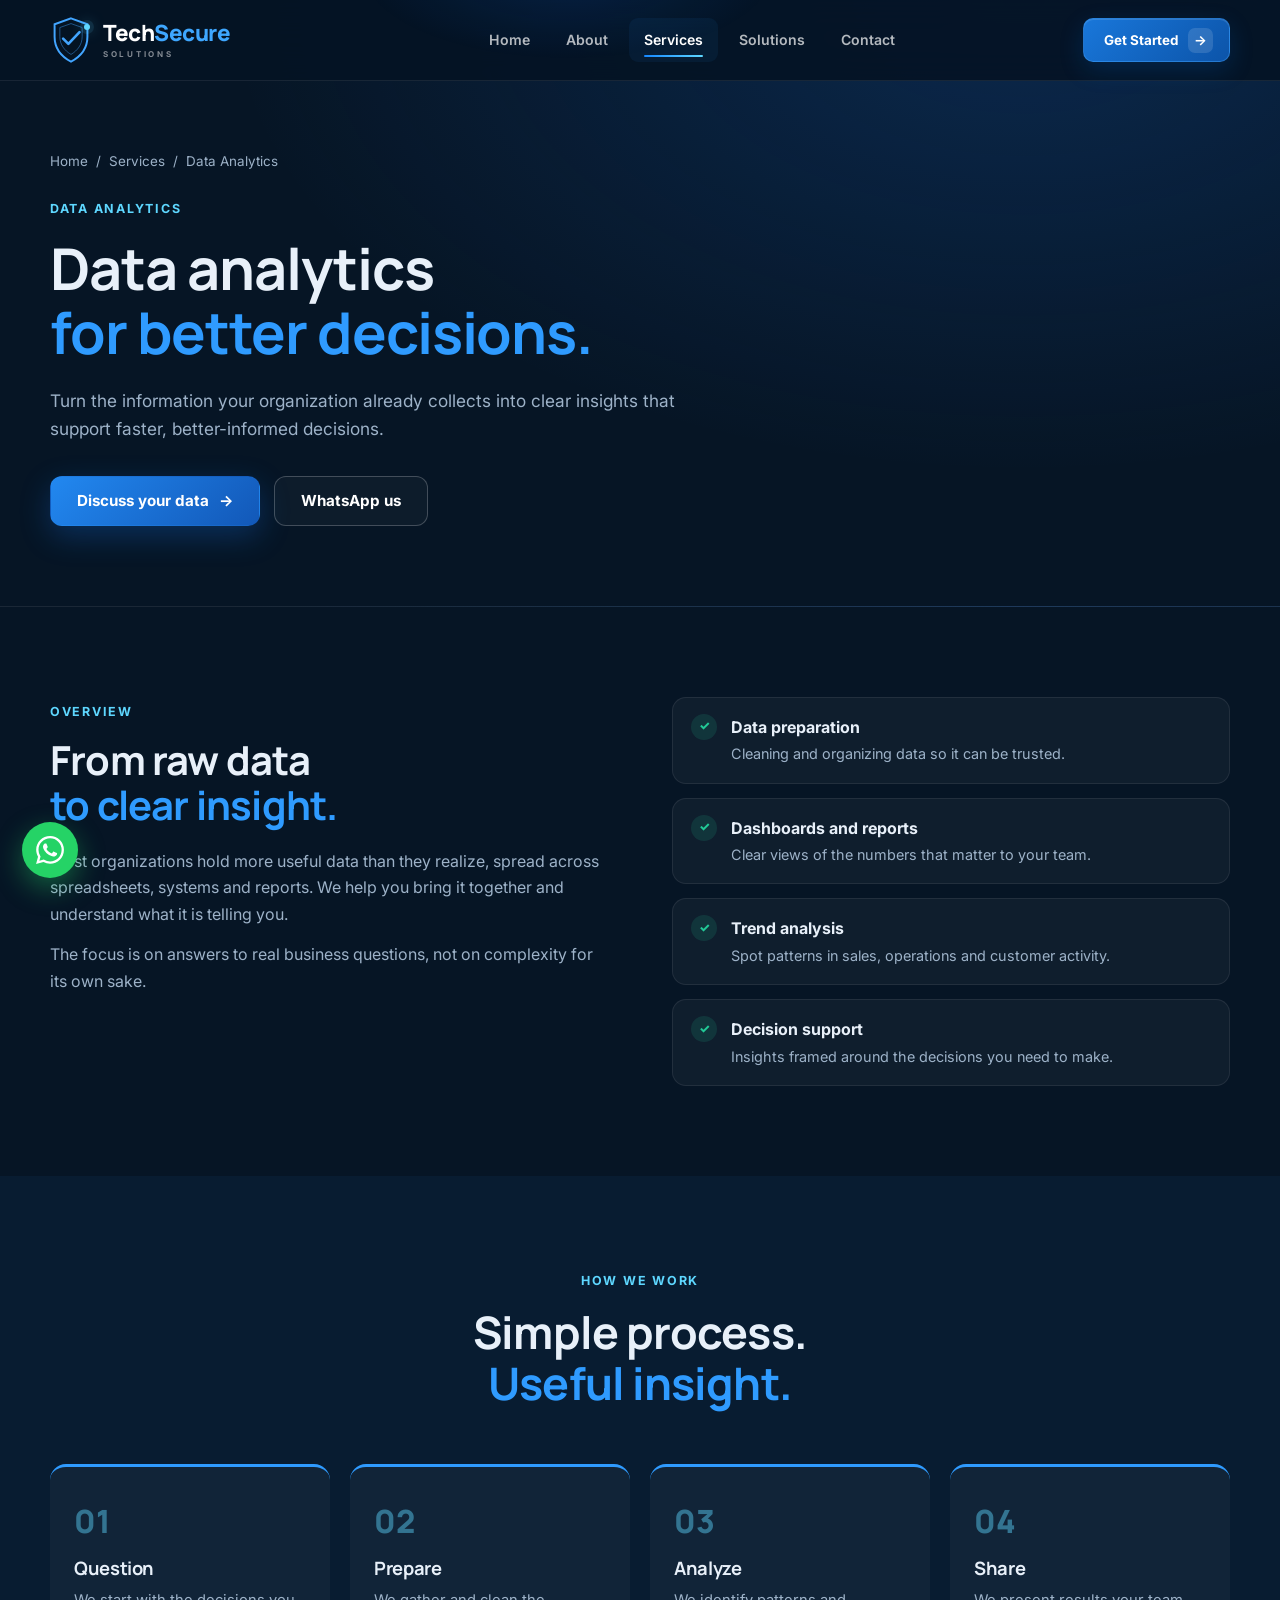
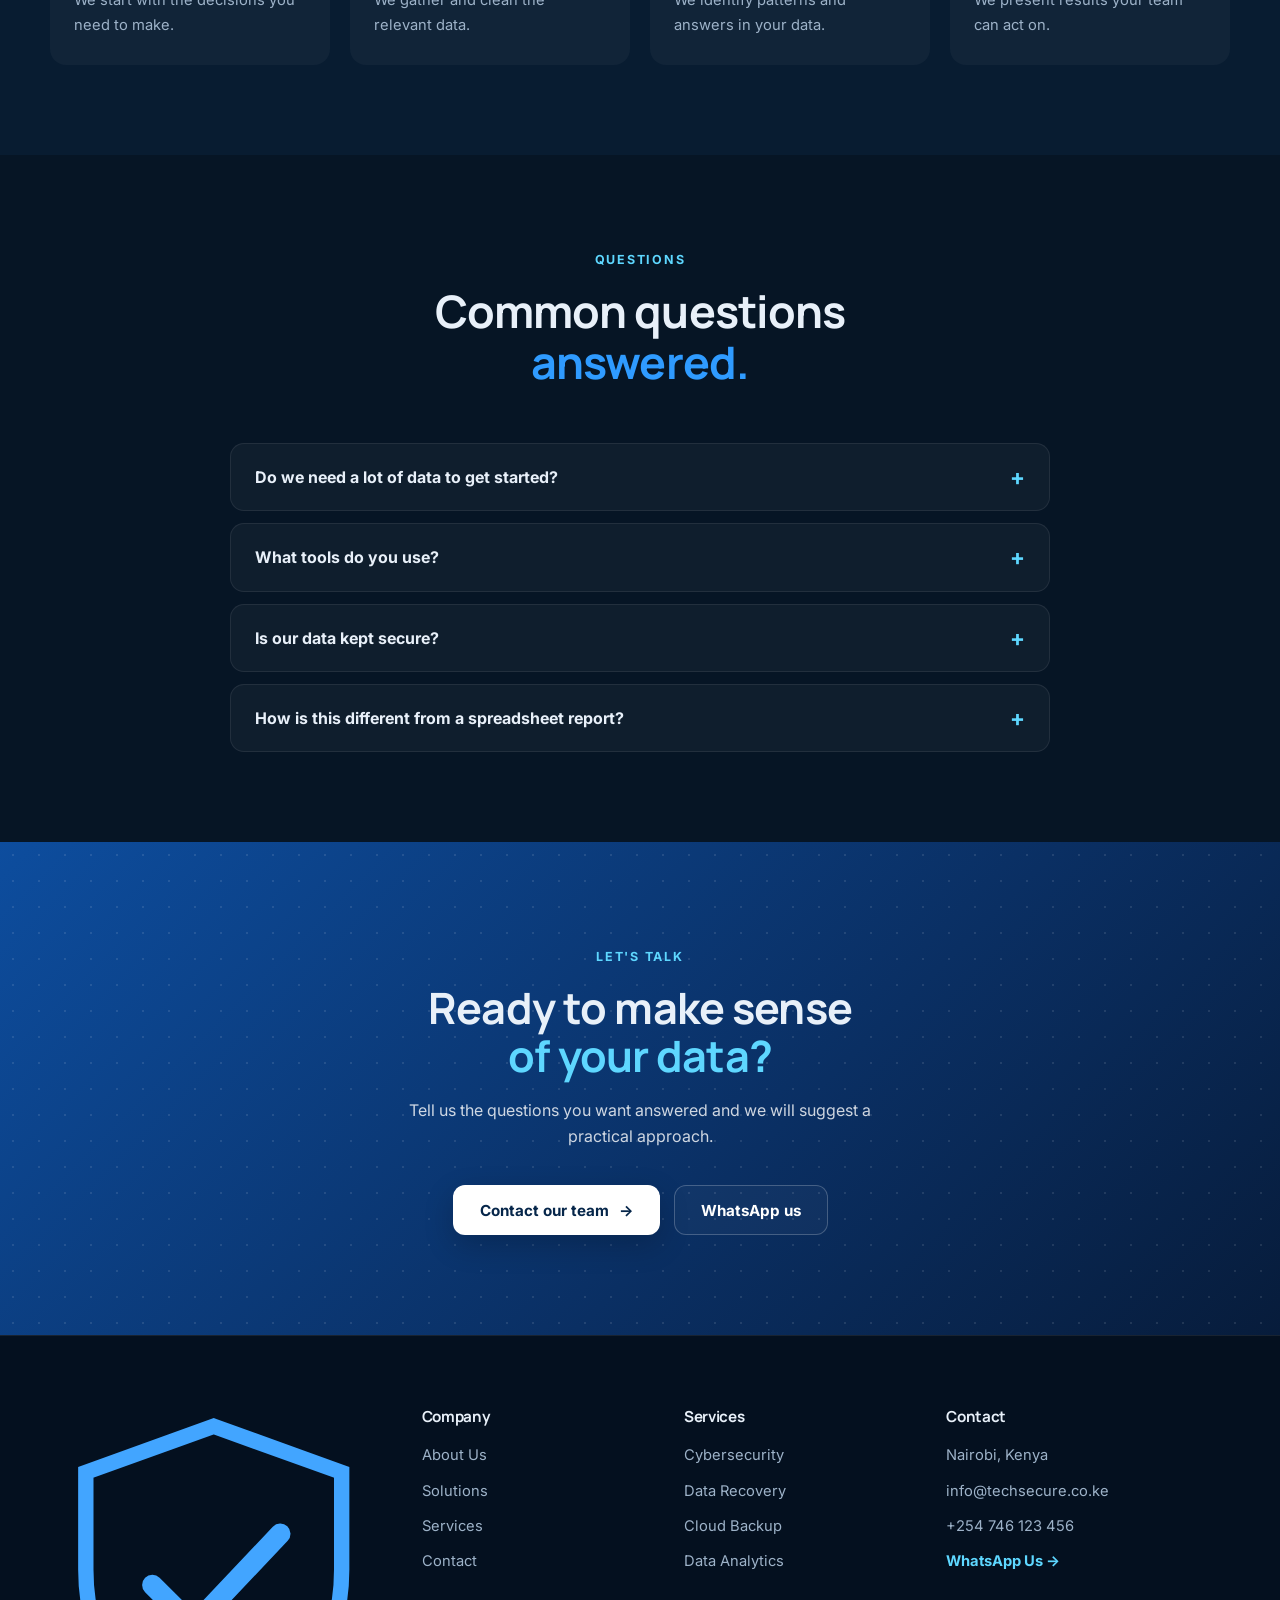
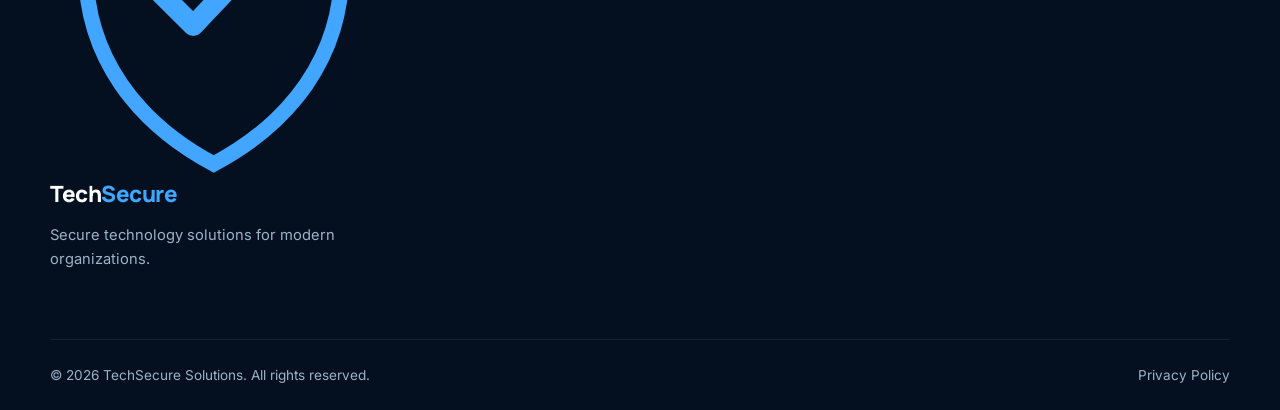
<file: TechSecure/pages/data-analytics.html>
<!DOCTYPE html>
<html lang="en">
<head>
    <meta charset="UTF-8">
    <meta name="viewport" content="width=device-width, initial-scale=1.0">
    <title>Data Analytics Services in Nairobi, Kenya | TechSecure Solutions</title>
    <meta name="description" content="TechSecure Solutions helps organizations in Nairobi and across Kenya turn business data into clear insights for better decisions.">
    <meta name="robots" content="index, follow">
    <meta name="theme-color" content="#061525">
    <link rel="canonical" href="https://techsecureke.netlify.app/pages/data-analytics.html">

    <meta property="og:type" content="website">
    <meta property="og:url" content="https://techsecureke.netlify.app/pages/data-analytics.html">
    <meta property="og:title" content="Data Analytics Services in Kenya | TechSecure Solutions">
    <meta property="og:description" content="Turn complex business information into insights that support better decisions.">
    <meta property="og:image" content="https://techsecureke.netlify.app/images/og-image.png">
    <meta property="og:locale" content="en_KE">

    <link rel="icon" href="data:image/svg+xml,%3Csvg xmlns='http://www.w3.org/2000/svg' viewBox='0 0 32 32'%3E%3Crect width='32' height='32' rx='9' fill='%231466c8'/%3E%3Cpath d='M16 5.5l8 3v7c0 4.7-3.3 8.2-8 10-4.7-1.8-8-5.3-8-10v-7z' fill='none' stroke='%23fff' stroke-width='1.8' stroke-linejoin='round'/%3E%3Cpath d='M12 16l3 3 5-6' fill='none' stroke='%2319c29a' stroke-width='2.2' stroke-linecap='round' stroke-linejoin='round'/%3E%3C/svg%3E">

    <link rel="preconnect" href="https://fonts.googleapis.com">
    <link rel="preconnect" href="https://fonts.gstatic.com" crossorigin>
    <link href="https://fonts.googleapis.com/css2?family=Inter:wght@400;500;600;700;800&family=Manrope:wght@500;600;700;800&display=swap" rel="stylesheet">
    <link rel="stylesheet" href="../css/style.css">
</head>

<body>

    <a href="#main-content" class="skip-link">Skip to main content</a>

    <header class="site-header" id="site-header">
        <div class="header-glow"></div>
        <div class="container">
            <nav class="header-inner" aria-label="Main navigation">
                <a href="../index.html" class="brand" aria-label="TechSecure Solutions home">
                    <span class="brand-icon" aria-hidden="true">
                        <svg width="42" height="48" viewBox="0 0 64 72" xmlns="http://www.w3.org/2000/svg">
                            <path d="M32 3 L57 12 V31 C57 48 47 61 32 69 C17 61 7 48 7 31 V12 Z" fill="none" stroke="currentColor" stroke-width="3"/>
                            <path d="M32 11 L49 17 V31 C49 43 42 52 32 58 C22 52 15 43 15 31 V17 Z" fill="none" stroke="currentColor" stroke-width="1.5" opacity=".45"/>
                            <path d="M20 34 L28 42 L45 24" fill="none" stroke="currentColor" stroke-width="4" stroke-linecap="round" stroke-linejoin="round"/>
                        </svg>
                        <span class="brand-pulse"></span>
                    </span>
                    <span class="brand-name">
                        <span class="brand-tech">Tech</span>
                        <span class="brand-secure">Secure</span>
                        <small>SOLUTIONS</small>
                    </span>
                </a>

                <ul class="nav-links" id="main-navigation">
                    <li><a href="../index.html">Home</a></li>
                    <li><a href="../index.html#about">About</a></li>
                    <li><a href="../index.html#services" class="active">Services</a></li>
                    <li><a href="solutions.html">Solutions</a></li>
                    <li><a href="../index.html#contact">Contact</a></li>
                </ul>

                <a href="../index.html#contact" class="header-cta">
                    <span>Get Started</span>
                    <span class="header-cta-icon" aria-hidden="true">→</span>
                </a>

                <button class="menu-button" id="menuButton" type="button" aria-label="Open navigation menu" aria-expanded="false" aria-controls="main-navigation">
                    <span></span><span></span><span></span>
                </button>
            </nav>
        </div>
    </header>

    <main id="main-content">

        <section class="page-hero">
            <div class="container">
                <div class="breadcrumb">
                    <a href="../index.html">Home</a> <span>/</span>
                    <a href="../index.html#services">Services</a> <span>/</span>
                    <span>Data Analytics</span>
                </div>
                <span class="section-tag">DATA ANALYTICS</span>
                <h1>Data analytics <span>for better decisions.</span></h1>
                <p>Turn the information your organization already collects into clear insights that support faster, better-informed decisions.</p>
                <div class="hero-buttons">
                    <a href="../index.html#contact" class="btn btn-primary">Discuss your data <span>→</span></a>
                    <a href="https://wa.me/254746123456?text=Hello%20TechSecure%2C%20I%27d%20like%20to%20ask%20about%20data%20analytics." class="btn btn-outline" target="_blank" rel="noopener noreferrer">WhatsApp us</a>
                </div>
            </div>
        </section>

        <section class="page-section">
            <div class="container split">
                <div>
                    <span class="section-tag">OVERVIEW</span>
                    <h2>From raw data <span>to clear insight.</span></h2>
                    <p>Most organizations hold more useful data than they realize, spread across spreadsheets, systems and reports. We help you bring it together and understand what it is telling you.</p>
                    <p>The focus is on answers to real business questions, not on complexity for its own sake.</p>
                </div>
                <ul class="check-list">
                    <li><div><strong>Data preparation</strong><span>Cleaning and organizing data so it can be trusted.</span></div></li>
                    <li><div><strong>Dashboards and reports</strong><span>Clear views of the numbers that matter to your team.</span></div></li>
                    <li><div><strong>Trend analysis</strong><span>Spot patterns in sales, operations and customer activity.</span></div></li>
                    <li><div><strong>Decision support</strong><span>Insights framed around the decisions you need to make.</span></div></li>
                </ul>
            </div>
        </section>

        <section class="page-section alt">
            <div class="container">
                <div class="section-heading">
                    <span class="section-tag">HOW WE WORK</span>
                    <h2>Simple process. <span>Useful insight.</span></h2>
                </div>
                <div class="process-grid">
                    <div class="process-item"><span>01</span><h3>Question</h3><p>We start with the decisions you need to make.</p></div>
                    <div class="process-item"><span>02</span><h3>Prepare</h3><p>We gather and clean the relevant data.</p></div>
                    <div class="process-item"><span>03</span><h3>Analyze</h3><p>We identify patterns and answers in your data.</p></div>
                    <div class="process-item"><span>04</span><h3>Share</h3><p>We present results your team can act on.</p></div>
                </div>
            </div>
        </section>

        <section class="page-section">
            <div class="container">
                <div class="section-heading">
                    <span class="section-tag">QUESTIONS</span>
                    <h2>Common questions <span>answered.</span></h2>
                </div>
                <div class="faq">
                    <details><summary>Do we need a lot of data to get started?</summary><p>No. Useful analysis often starts with data you already have in spreadsheets or existing systems.</p></details>
                    <details><summary>What tools do you use?</summary><p>We choose tools that fit your team and budget, so you can keep using the results after we finish.</p></details>
                    <details><summary>Is our data kept secure?</summary><p>Yes. We handle your data confidentially and only use what is needed for the work.</p></details>
                    <details><summary>How is this different from a spreadsheet report?</summary><p>Analytics goes beyond summarizing numbers. It connects data sources, finds patterns and gives you views you can keep using as data changes.</p></details>
                </div>
            </div>
        </section>

        <section class="cta" aria-labelledby="page-cta-title">
            <div class="cta-pattern" aria-hidden="true"></div>
            <div class="container" style="text-align:center;">
                <span class="section-tag">LET'S TALK</span>
                <h2 id="page-cta-title" style="font-size:clamp(1.9rem,4vw,2.7rem);">Ready to make sense <span style="color:var(--cyan);">of your data?</span></h2>
                <p style="margin:16px auto 30px;max-width:520px;color:rgba(255,255,255,.8);">Tell us the questions you want answered and we will suggest a practical approach.</p>
                <div class="hero-buttons" style="justify-content:center;">
                    <a href="../index.html#contact" class="btn btn-light">Contact our team <span>→</span></a>
                    <a href="https://wa.me/254746123456?text=Hello%20TechSecure%2C%20I%27d%20like%20to%20ask%20about%20your%20services." class="btn btn-outline" target="_blank" rel="noopener noreferrer">WhatsApp us</a>
                </div>
            </div>
        </section>

    </main>

    <footer class="footer">
        <div class="container">
            <div class="footer-grid">
                <div class="footer-company">
                    <a href="../index.html" class="brand" aria-label="TechSecure Solutions home">
                        <span class="brand-icon" aria-hidden="true">
                            <svg width="42" height="48" viewBox="0 0 64 72" xmlns="http://www.w3.org/2000/svg">
                                <path d="M32 3 L57 12 V31 C57 48 47 61 32 69 C17 61 7 48 7 31 V12 Z" fill="none" stroke="currentColor" stroke-width="3"/>
                                <path d="M20 34 L28 42 L45 24" fill="none" stroke="currentColor" stroke-width="4" stroke-linecap="round" stroke-linejoin="round"/>
                            </svg>
                        </span>
                        <span class="brand-name"><span class="brand-tech">Tech</span><span class="brand-secure">Secure</span></span>
                    </a>
                    <p>Secure technology solutions for modern organizations.</p>
                </div>
                <div>
                    <h3>Company</h3>
                    <a href="../index.html#about">About Us</a>
                    <a href="solutions.html">Solutions</a>
                    <a href="../index.html#services">Services</a>
                    <a href="../index.html#contact">Contact</a>
                </div>
                <div>
                    <h3>Services</h3>
                    <a href="cybersecurity.html">Cybersecurity</a>
                    <a href="data-recovery.html">Data Recovery</a>
                    <a href="cloud-backup.html">Cloud Backup</a>
                    <a href="data-analytics.html">Data Analytics</a>
                </div>
                <div>
                    <h3>Contact</h3>
                    <p>Nairobi, Kenya</p>
                    <a href="mailto:info@techsecure.co.ke">info@techsecure.co.ke</a>
                    <a href="tel:+254746123456">+254 746 123 456</a>
                    <a href="https://wa.me/254746123456?text=Hello%20TechSecure%2C%20I%27d%20like%20to%20ask%20about%20your%20services." class="footer-contact" target="_blank" rel="noopener noreferrer">WhatsApp Us →</a>
                </div>
            </div>
            <div class="footer-bottom">
                <p>© <span id="year"></span> TechSecure Solutions. All rights reserved.</p>
                <div><a href="privacy.html">Privacy Policy</a></div>
            </div>
        </div>
    </footer>

    <a class="wa-float" href="https://wa.me/254746123456?text=Hello%20TechSecure%2C%20I%27d%20like%20to%20ask%20about%20your%20services." target="_blank" rel="noopener noreferrer" aria-label="Chat with TechSecure on WhatsApp">
        <svg width="28" height="28" viewBox="0 0 24 24" fill="#fff" aria-hidden="true"><path d="M17.472 14.382c-.297-.149-1.758-.867-2.03-.967-.273-.099-.471-.148-.67.15-.197.297-.767.966-.94 1.164-.173.199-.347.223-.644.075-.297-.15-1.255-.463-2.39-1.475-.883-.788-1.48-1.761-1.653-2.059-.173-.297-.018-.458.13-.606.134-.133.298-.347.446-.52.149-.174.198-.298.298-.497.099-.198.05-.371-.025-.52-.075-.149-.669-1.612-.916-2.207-.242-.579-.487-.5-.669-.51-.173-.008-.371-.01-.57-.01-.198 0-.52.074-.792.372-.272.297-1.04 1.016-1.04 2.479 0 1.462 1.065 2.875 1.213 3.074.149.198 2.096 3.2 5.077 4.487.709.306 1.262.489 1.694.625.712.227 1.36.195 1.871.118.571-.085 1.758-.719 2.006-1.413.248-.694.248-1.289.173-1.413-.074-.124-.272-.198-.57-.347m-5.421 7.403h-.004a9.87 9.87 0 01-5.031-1.378l-.361-.214-3.741.982.998-3.648-.235-.374a9.86 9.86 0 01-1.51-5.26c.001-5.45 4.436-9.884 9.888-9.884 2.64 0 5.122 1.03 6.988 2.898a9.825 9.825 0 012.893 6.994c-.003 5.45-4.437 9.884-9.885 9.884m8.413-18.297A11.815 11.815 0 0012.05 0C5.495 0 .16 5.335.157 11.892c0 2.096.547 4.142 1.588 5.945L.057 24l6.305-1.654a11.882 11.882 0 005.683 1.448h.005c6.554 0 11.89-5.335 11.893-11.893a11.821 11.821 0 00-3.48-8.413Z"/></svg>
    </a>

    <button id="backToTop" class="back-to-top" type="button" aria-label="Back to top">↑</button>

    <script src="../js/script.js"></script>
</body>
</html>
</file>
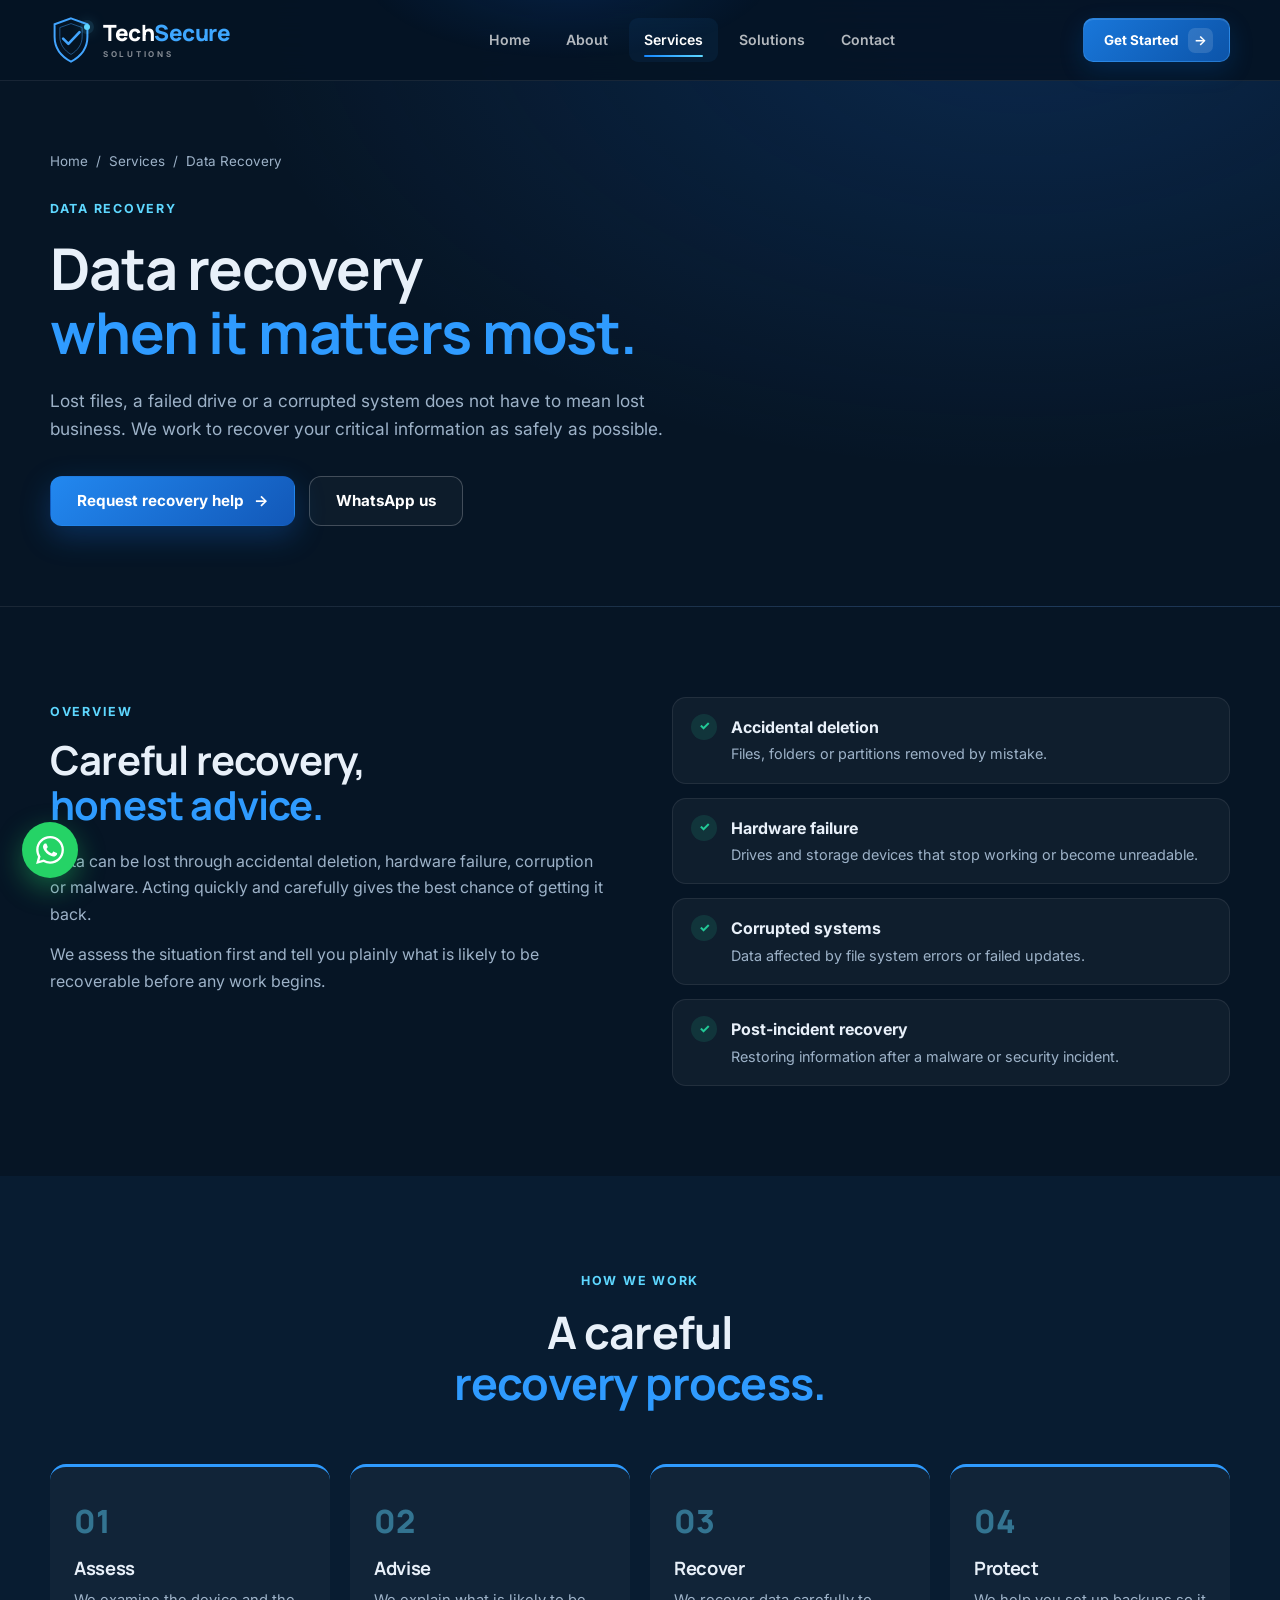
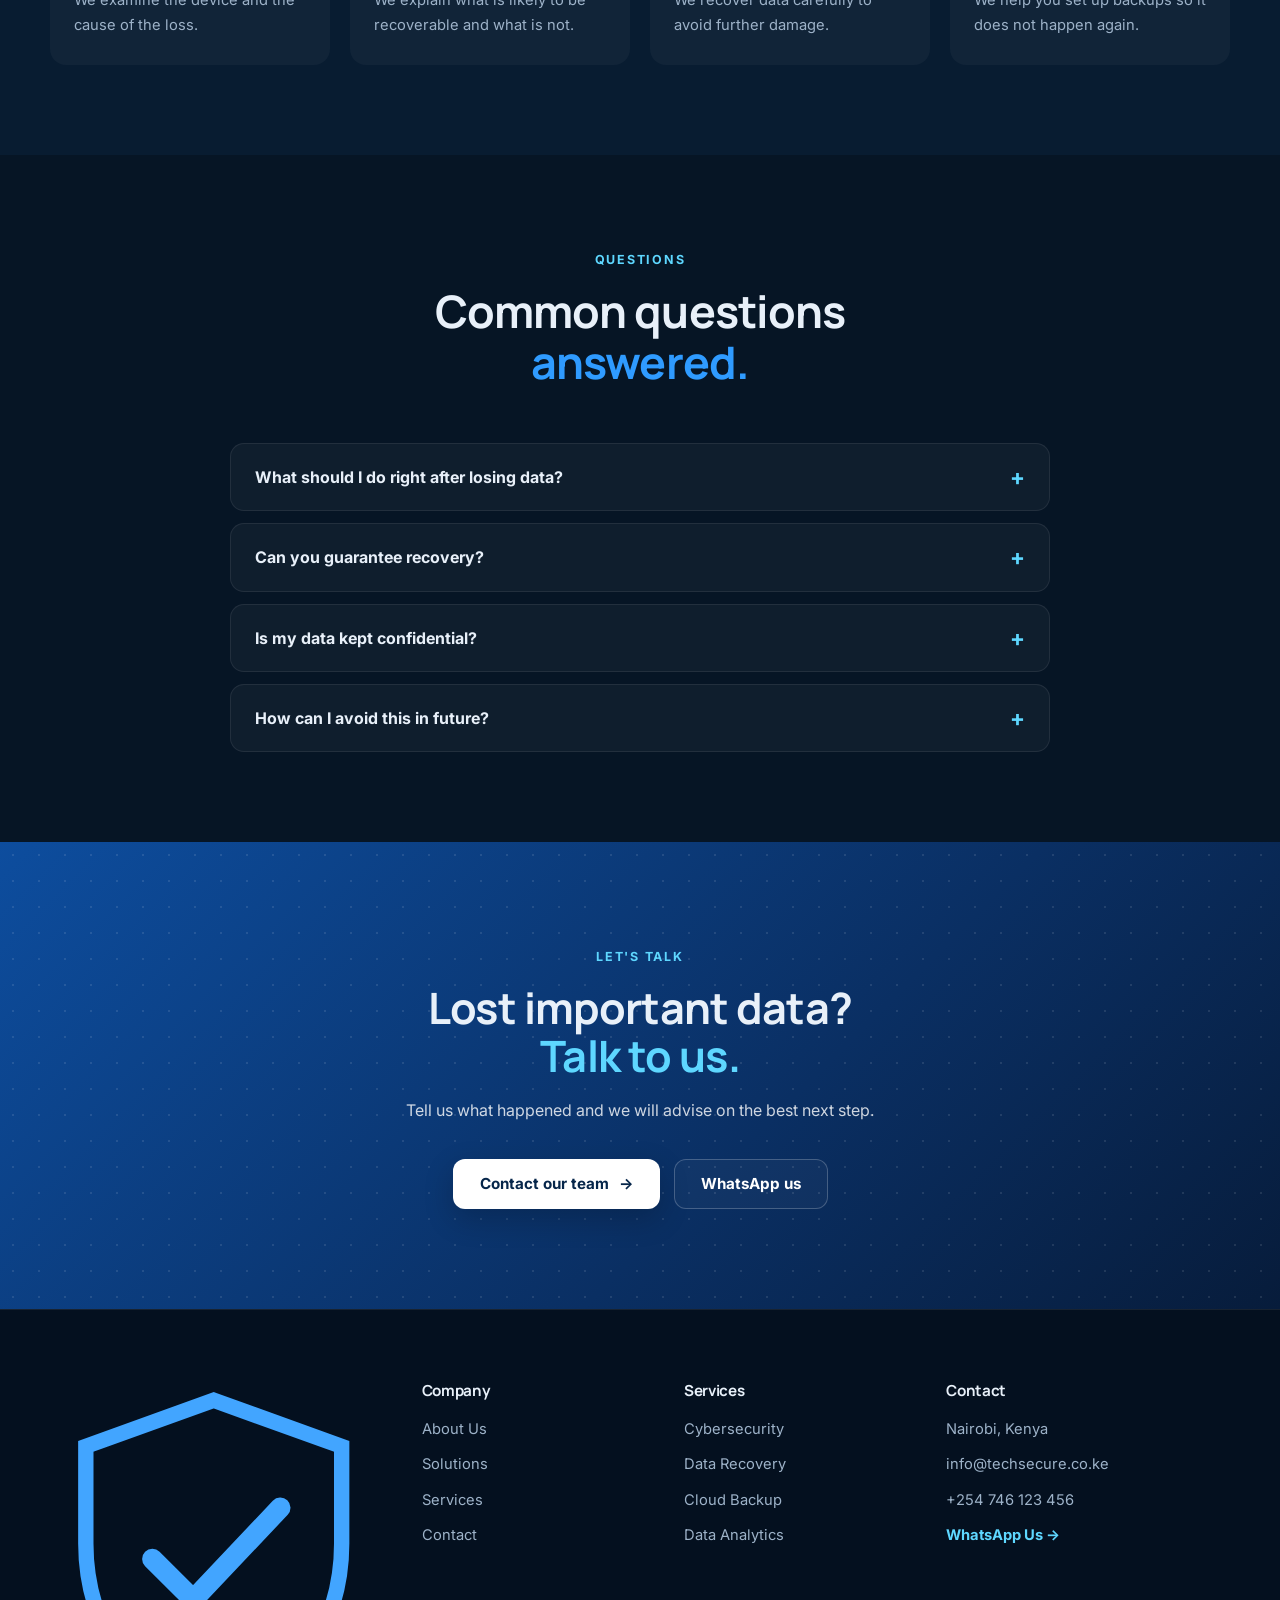
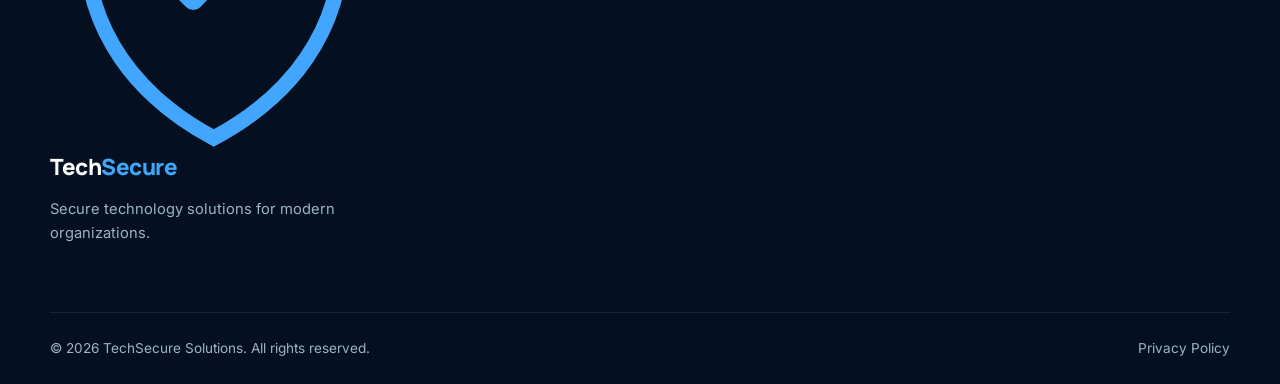
<file: TechSecure/pages/data-recovery.html>
<!DOCTYPE html>
<html lang="en">
<head>
    <meta charset="UTF-8">
    <meta name="viewport" content="width=device-width, initial-scale=1.0">
    <title>Data Recovery Services in Nairobi, Kenya | TechSecure Solutions</title>
    <meta name="description" content="TechSecure Solutions helps organizations in Nairobi and across Kenya recover data lost to accidental deletion, hardware failure or corruption.">
    <meta name="robots" content="index, follow">
    <meta name="theme-color" content="#061525">
    <link rel="canonical" href="https://techsecureke.netlify.app/pages/data-recovery.html">

    <meta property="og:type" content="website">
    <meta property="og:url" content="https://techsecureke.netlify.app/pages/data-recovery.html">
    <meta property="og:title" content="Data Recovery Services in Kenya | TechSecure Solutions">
    <meta property="og:description" content="Recover critical business data after deletion, hardware failure or corruption.">
    <meta property="og:image" content="https://techsecureke.netlify.app/images/og-image.png">
    <meta property="og:locale" content="en_KE">

    <link rel="icon" href="data:image/svg+xml,%3Csvg xmlns='http://www.w3.org/2000/svg' viewBox='0 0 32 32'%3E%3Crect width='32' height='32' rx='9' fill='%231466c8'/%3E%3Cpath d='M16 5.5l8 3v7c0 4.7-3.3 8.2-8 10-4.7-1.8-8-5.3-8-10v-7z' fill='none' stroke='%23fff' stroke-width='1.8' stroke-linejoin='round'/%3E%3Cpath d='M12 16l3 3 5-6' fill='none' stroke='%2319c29a' stroke-width='2.2' stroke-linecap='round' stroke-linejoin='round'/%3E%3C/svg%3E">

    <link rel="preconnect" href="https://fonts.googleapis.com">
    <link rel="preconnect" href="https://fonts.gstatic.com" crossorigin>
    <link href="https://fonts.googleapis.com/css2?family=Inter:wght@400;500;600;700;800&family=Manrope:wght@500;600;700;800&display=swap" rel="stylesheet">
    <link rel="stylesheet" href="../css/style.css">
</head>

<body>

    <a href="#main-content" class="skip-link">Skip to main content</a>

    <header class="site-header" id="site-header">
        <div class="header-glow"></div>
        <div class="container">
            <nav class="header-inner" aria-label="Main navigation">
                <a href="../index.html" class="brand" aria-label="TechSecure Solutions home">
                    <span class="brand-icon" aria-hidden="true">
                        <svg width="42" height="48" viewBox="0 0 64 72" xmlns="http://www.w3.org/2000/svg">
                            <path d="M32 3 L57 12 V31 C57 48 47 61 32 69 C17 61 7 48 7 31 V12 Z" fill="none" stroke="currentColor" stroke-width="3"/>
                            <path d="M32 11 L49 17 V31 C49 43 42 52 32 58 C22 52 15 43 15 31 V17 Z" fill="none" stroke="currentColor" stroke-width="1.5" opacity=".45"/>
                            <path d="M20 34 L28 42 L45 24" fill="none" stroke="currentColor" stroke-width="4" stroke-linecap="round" stroke-linejoin="round"/>
                        </svg>
                        <span class="brand-pulse"></span>
                    </span>
                    <span class="brand-name">
                        <span class="brand-tech">Tech</span>
                        <span class="brand-secure">Secure</span>
                        <small>SOLUTIONS</small>
                    </span>
                </a>

                <ul class="nav-links" id="main-navigation">
                    <li><a href="../index.html">Home</a></li>
                    <li><a href="../index.html#about">About</a></li>
                    <li><a href="../index.html#services" class="active">Services</a></li>
                    <li><a href="solutions.html">Solutions</a></li>
                    <li><a href="../index.html#contact">Contact</a></li>
                </ul>

                <a href="../index.html#contact" class="header-cta">
                    <span>Get Started</span>
                    <span class="header-cta-icon" aria-hidden="true">→</span>
                </a>

                <button class="menu-button" id="menuButton" type="button" aria-label="Open navigation menu" aria-expanded="false" aria-controls="main-navigation">
                    <span></span><span></span><span></span>
                </button>
            </nav>
        </div>
    </header>

    <main id="main-content">

        <section class="page-hero">
            <div class="container">
                <div class="breadcrumb">
                    <a href="../index.html">Home</a> <span>/</span>
                    <a href="../index.html#services">Services</a> <span>/</span>
                    <span>Data Recovery</span>
                </div>
                <span class="section-tag">DATA RECOVERY</span>
                <h1>Data recovery <span>when it matters most.</span></h1>
                <p>Lost files, a failed drive or a corrupted system does not have to mean lost business. We work to recover your critical information as safely as possible.</p>
                <div class="hero-buttons">
                    <a href="../index.html#contact" class="btn btn-primary">Request recovery help <span>→</span></a>
                    <a href="https://wa.me/254746123456?text=Hello%20TechSecure%2C%20I%27d%20like%20to%20ask%20about%20data%20recovery." class="btn btn-outline" target="_blank" rel="noopener noreferrer">WhatsApp us</a>
                </div>
            </div>
        </section>

        <section class="page-section">
            <div class="container split">
                <div>
                    <span class="section-tag">OVERVIEW</span>
                    <h2>Careful recovery, <span>honest advice.</span></h2>
                    <p>Data can be lost through accidental deletion, hardware failure, corruption or malware. Acting quickly and carefully gives the best chance of getting it back.</p>
                    <p>We assess the situation first and tell you plainly what is likely to be recoverable before any work begins.</p>
                </div>
                <ul class="check-list">
                    <li><div><strong>Accidental deletion</strong><span>Files, folders or partitions removed by mistake.</span></div></li>
                    <li><div><strong>Hardware failure</strong><span>Drives and storage devices that stop working or become unreadable.</span></div></li>
                    <li><div><strong>Corrupted systems</strong><span>Data affected by file system errors or failed updates.</span></div></li>
                    <li><div><strong>Post-incident recovery</strong><span>Restoring information after a malware or security incident.</span></div></li>
                </ul>
            </div>
        </section>

        <section class="page-section alt">
            <div class="container">
                <div class="section-heading">
                    <span class="section-tag">HOW WE WORK</span>
                    <h2>A careful <span>recovery process.</span></h2>
                </div>
                <div class="process-grid">
                    <div class="process-item"><span>01</span><h3>Assess</h3><p>We examine the device and the cause of the loss.</p></div>
                    <div class="process-item"><span>02</span><h3>Advise</h3><p>We explain what is likely to be recoverable and what is not.</p></div>
                    <div class="process-item"><span>03</span><h3>Recover</h3><p>We recover data carefully to avoid further damage.</p></div>
                    <div class="process-item"><span>04</span><h3>Protect</h3><p>We help you set up backups so it does not happen again.</p></div>
                </div>
            </div>
        </section>

        <section class="page-section">
            <div class="container">
                <div class="section-heading">
                    <span class="section-tag">QUESTIONS</span>
                    <h2>Common questions <span>answered.</span></h2>
                </div>
                <div class="faq">
                    <details><summary>What should I do right after losing data?</summary><p>Stop using the device straight away. Continued use can overwrite the data you want back. Do not install recovery software on the same drive, and contact us.</p></details>
                    <details><summary>Can you guarantee recovery?</summary><p>No. Success depends on the cause and the condition of the storage. We will give you an honest assessment before starting.</p></details>
                    <details><summary>Is my data kept confidential?</summary><p>Yes. We treat your information as confidential and only access what is needed to carry out the recovery.</p></details>
                    <details><summary>How can I avoid this in future?</summary><p>Regular, tested backups are the best protection. See our <a href="cloud-backup.html">Cloud Backup</a> service.</p></details>
                </div>
            </div>
        </section>

        <section class="cta" aria-labelledby="page-cta-title">
            <div class="cta-pattern" aria-hidden="true"></div>
            <div class="container" style="text-align:center;">
                <span class="section-tag">LET'S TALK</span>
                <h2 id="page-cta-title" style="font-size:clamp(1.9rem,4vw,2.7rem);">Lost important data? <span style="color:var(--cyan);">Talk to us.</span></h2>
                <p style="margin:16px auto 30px;max-width:520px;color:rgba(255,255,255,.8);">Tell us what happened and we will advise on the best next step.</p>
                <div class="hero-buttons" style="justify-content:center;">
                    <a href="../index.html#contact" class="btn btn-light">Contact our team <span>→</span></a>
                    <a href="https://wa.me/254746123456?text=Hello%20TechSecure%2C%20I%27d%20like%20to%20ask%20about%20your%20services." class="btn btn-outline" target="_blank" rel="noopener noreferrer">WhatsApp us</a>
                </div>
            </div>
        </section>

    </main>

    <footer class="footer">
        <div class="container">
            <div class="footer-grid">
                <div class="footer-company">
                    <a href="../index.html" class="brand" aria-label="TechSecure Solutions home">
                        <span class="brand-icon" aria-hidden="true">
                            <svg width="42" height="48" viewBox="0 0 64 72" xmlns="http://www.w3.org/2000/svg">
                                <path d="M32 3 L57 12 V31 C57 48 47 61 32 69 C17 61 7 48 7 31 V12 Z" fill="none" stroke="currentColor" stroke-width="3"/>
                                <path d="M20 34 L28 42 L45 24" fill="none" stroke="currentColor" stroke-width="4" stroke-linecap="round" stroke-linejoin="round"/>
                            </svg>
                        </span>
                        <span class="brand-name"><span class="brand-tech">Tech</span><span class="brand-secure">Secure</span></span>
                    </a>
                    <p>Secure technology solutions for modern organizations.</p>
                </div>
                <div>
                    <h3>Company</h3>
                    <a href="../index.html#about">About Us</a>
                    <a href="solutions.html">Solutions</a>
                    <a href="../index.html#services">Services</a>
                    <a href="../index.html#contact">Contact</a>
                </div>
                <div>
                    <h3>Services</h3>
                    <a href="cybersecurity.html">Cybersecurity</a>
                    <a href="data-recovery.html">Data Recovery</a>
                    <a href="cloud-backup.html">Cloud Backup</a>
                    <a href="data-analytics.html">Data Analytics</a>
                </div>
                <div>
                    <h3>Contact</h3>
                    <p>Nairobi, Kenya</p>
                    <a href="mailto:info@techsecure.co.ke">info@techsecure.co.ke</a>
                    <a href="tel:+254746123456">+254 746 123 456</a>
                    <a href="https://wa.me/254746123456?text=Hello%20TechSecure%2C%20I%27d%20like%20to%20ask%20about%20your%20services." class="footer-contact" target="_blank" rel="noopener noreferrer">WhatsApp Us →</a>
                </div>
            </div>
            <div class="footer-bottom">
                <p>© <span id="year"></span> TechSecure Solutions. All rights reserved.</p>
                <div><a href="privacy.html">Privacy Policy</a></div>
            </div>
        </div>
    </footer>

    <a class="wa-float" href="https://wa.me/254746123456?text=Hello%20TechSecure%2C%20I%27d%20like%20to%20ask%20about%20your%20services." target="_blank" rel="noopener noreferrer" aria-label="Chat with TechSecure on WhatsApp">
        <svg width="28" height="28" viewBox="0 0 24 24" fill="#fff" aria-hidden="true"><path d="M17.472 14.382c-.297-.149-1.758-.867-2.03-.967-.273-.099-.471-.148-.67.15-.197.297-.767.966-.94 1.164-.173.199-.347.223-.644.075-.297-.15-1.255-.463-2.39-1.475-.883-.788-1.48-1.761-1.653-2.059-.173-.297-.018-.458.13-.606.134-.133.298-.347.446-.52.149-.174.198-.298.298-.497.099-.198.05-.371-.025-.52-.075-.149-.669-1.612-.916-2.207-.242-.579-.487-.5-.669-.51-.173-.008-.371-.01-.57-.01-.198 0-.52.074-.792.372-.272.297-1.04 1.016-1.04 2.479 0 1.462 1.065 2.875 1.213 3.074.149.198 2.096 3.2 5.077 4.487.709.306 1.262.489 1.694.625.712.227 1.36.195 1.871.118.571-.085 1.758-.719 2.006-1.413.248-.694.248-1.289.173-1.413-.074-.124-.272-.198-.57-.347m-5.421 7.403h-.004a9.87 9.87 0 01-5.031-1.378l-.361-.214-3.741.982.998-3.648-.235-.374a9.86 9.86 0 01-1.51-5.26c.001-5.45 4.436-9.884 9.888-9.884 2.64 0 5.122 1.03 6.988 2.898a9.825 9.825 0 012.893 6.994c-.003 5.45-4.437 9.884-9.885 9.884m8.413-18.297A11.815 11.815 0 0012.05 0C5.495 0 .16 5.335.157 11.892c0 2.096.547 4.142 1.588 5.945L.057 24l6.305-1.654a11.882 11.882 0 005.683 1.448h.005c6.554 0 11.89-5.335 11.893-11.893a11.821 11.821 0 00-3.48-8.413Z"/></svg>
    </a>

    <button id="backToTop" class="back-to-top" type="button" aria-label="Back to top">↑</button>

    <script src="../js/script.js"></script>
</body>
</html>
</file>
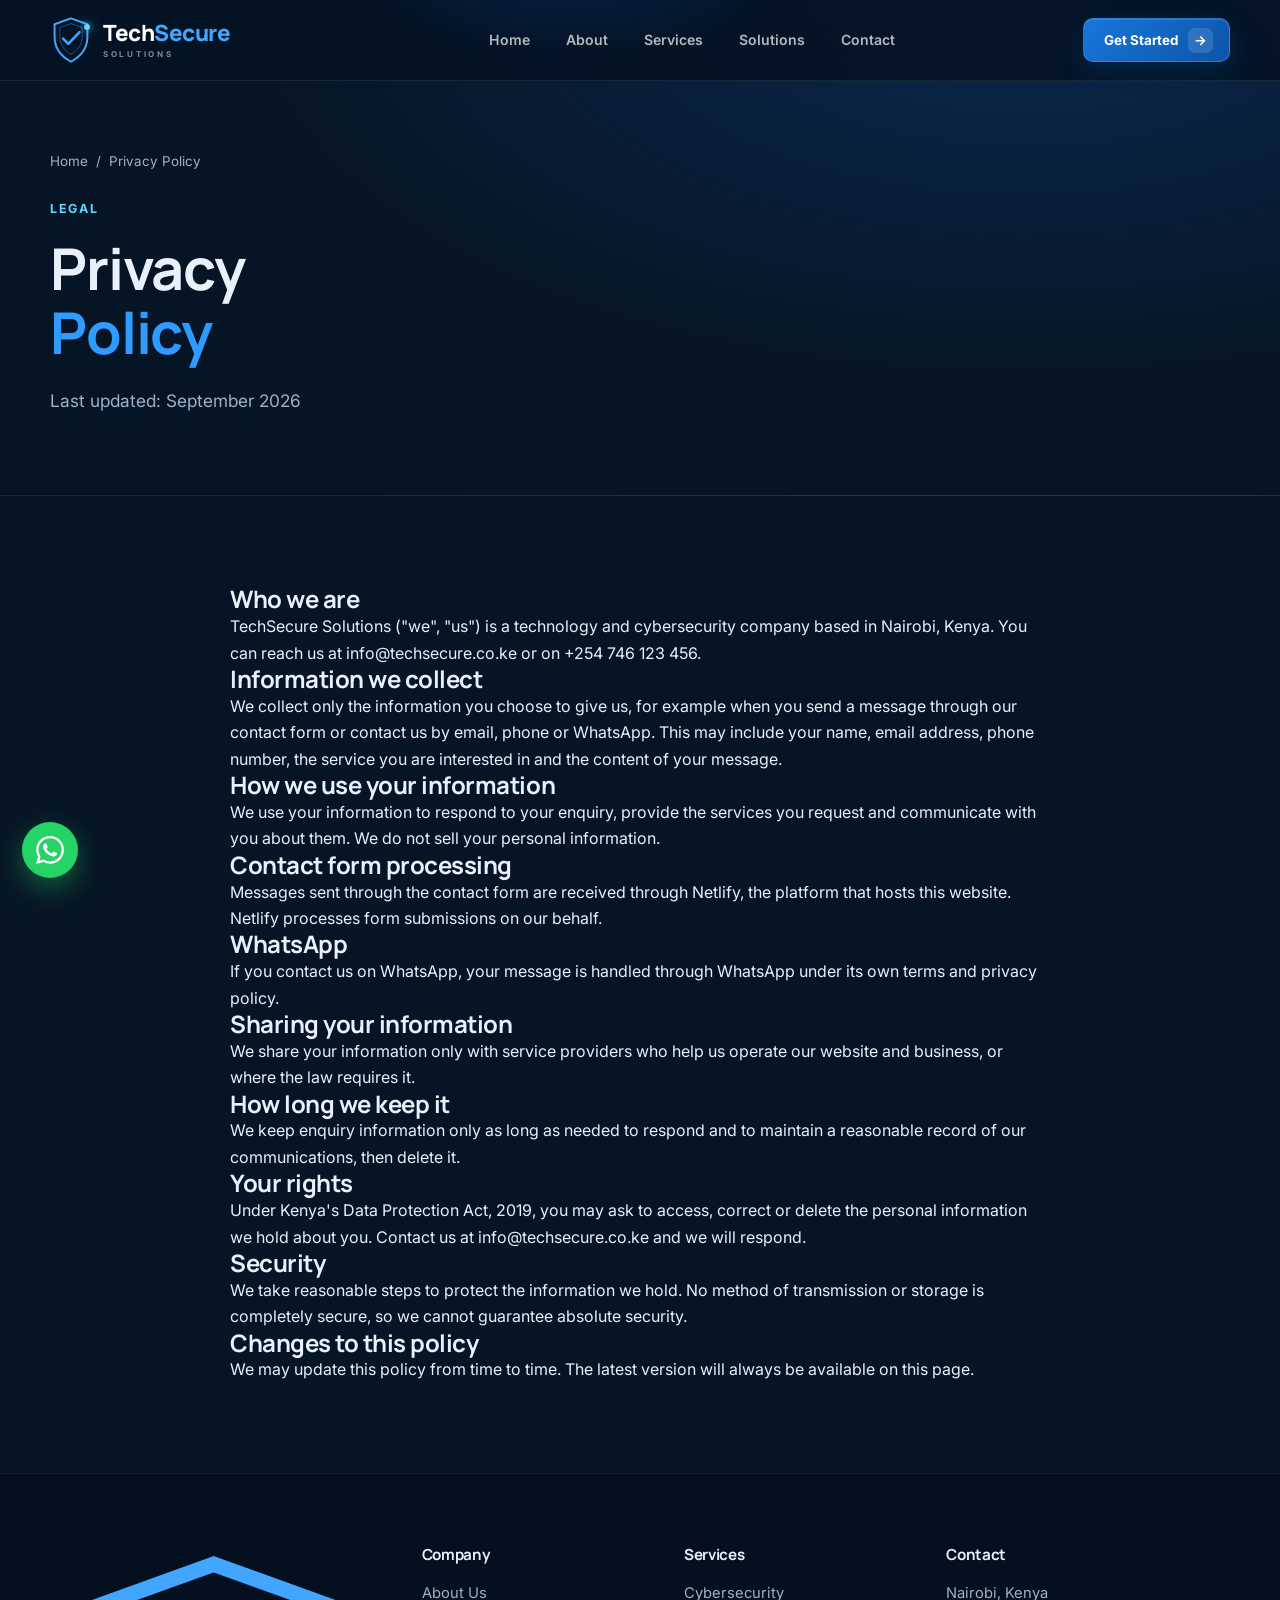
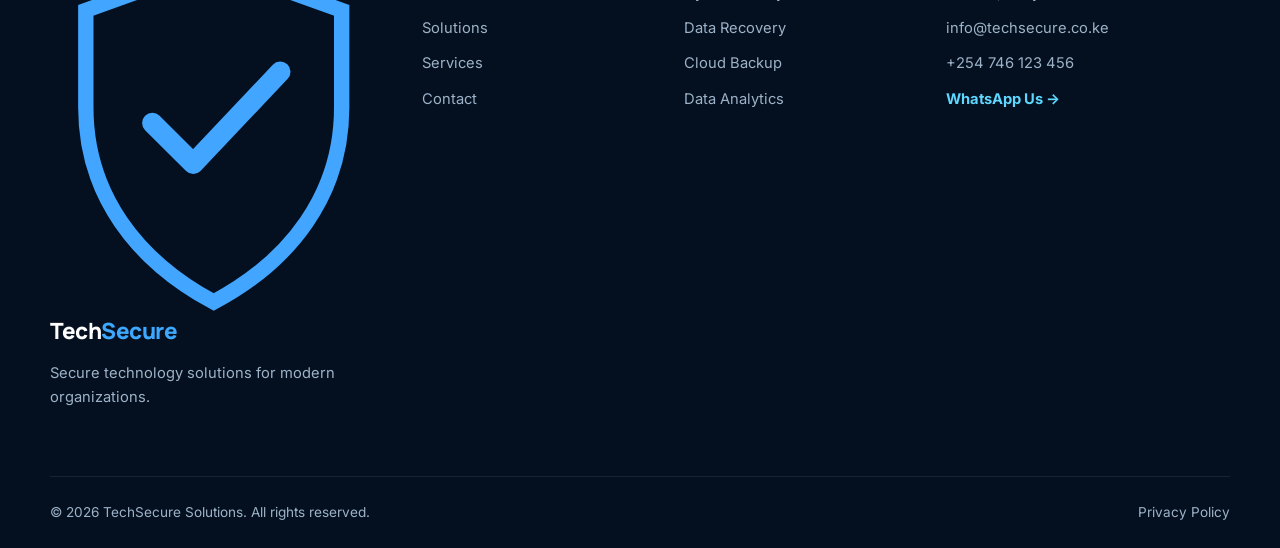
<file: TechSecure/pages/privacy.html>
<!DOCTYPE html>
<html lang="en">
<head>
    <meta charset="UTF-8">
    <meta name="viewport" content="width=device-width, initial-scale=1.0">
    <title>Privacy Policy | TechSecure Solutions</title>
    <meta name="description" content="How TechSecure Solutions collects, uses and protects personal information.">
    <meta name="robots" content="index, follow">
    <meta name="theme-color" content="#061525">
    <link rel="canonical" href="https://techsecureke.netlify.app/pages/privacy.html">

    <meta property="og:type" content="website">
    <meta property="og:url" content="https://techsecureke.netlify.app/pages/privacy.html">
    <meta property="og:title" content="Privacy Policy | TechSecure Solutions">
    <meta property="og:description" content="How TechSecure Solutions handles your personal information.">
    <meta property="og:image" content="https://techsecureke.netlify.app/images/og-image.png">
    <meta property="og:locale" content="en_KE">

    <link rel="icon" href="data:image/svg+xml,%3Csvg xmlns='http://www.w3.org/2000/svg' viewBox='0 0 32 32'%3E%3Crect width='32' height='32' rx='9' fill='%231466c8'/%3E%3Cpath d='M16 5.5l8 3v7c0 4.7-3.3 8.2-8 10-4.7-1.8-8-5.3-8-10v-7z' fill='none' stroke='%23fff' stroke-width='1.8' stroke-linejoin='round'/%3E%3Cpath d='M12 16l3 3 5-6' fill='none' stroke='%2319c29a' stroke-width='2.2' stroke-linecap='round' stroke-linejoin='round'/%3E%3C/svg%3E">

    <link rel="preconnect" href="https://fonts.googleapis.com">
    <link rel="preconnect" href="https://fonts.gstatic.com" crossorigin>
    <link href="https://fonts.googleapis.com/css2?family=Inter:wght@400;500;600;700;800&family=Manrope:wght@500;600;700;800&display=swap" rel="stylesheet">
    <link rel="stylesheet" href="../css/style.css">
</head>

<body>

    <a href="#main-content" class="skip-link">Skip to main content</a>

    <header class="site-header" id="site-header">
        <div class="header-glow"></div>
        <div class="container">
            <nav class="header-inner" aria-label="Main navigation">
                <a href="../index.html" class="brand" aria-label="TechSecure Solutions home">
                    <span class="brand-icon" aria-hidden="true">
                        <svg width="42" height="48" viewBox="0 0 64 72" xmlns="http://www.w3.org/2000/svg">
                            <path d="M32 3 L57 12 V31 C57 48 47 61 32 69 C17 61 7 48 7 31 V12 Z" fill="none" stroke="currentColor" stroke-width="3"/>
                            <path d="M32 11 L49 17 V31 C49 43 42 52 32 58 C22 52 15 43 15 31 V17 Z" fill="none" stroke="currentColor" stroke-width="1.5" opacity=".45"/>
                            <path d="M20 34 L28 42 L45 24" fill="none" stroke="currentColor" stroke-width="4" stroke-linecap="round" stroke-linejoin="round"/>
                        </svg>
                        <span class="brand-pulse"></span>
                    </span>
                    <span class="brand-name">
                        <span class="brand-tech">Tech</span>
                        <span class="brand-secure">Secure</span>
                        <small>SOLUTIONS</small>
                    </span>
                </a>

                <ul class="nav-links" id="main-navigation">
                    <li><a href="../index.html">Home</a></li>
                    <li><a href="../index.html#about">About</a></li>
                    <li><a href="../index.html#services">Services</a></li>
                    <li><a href="solutions.html">Solutions</a></li>
                    <li><a href="../index.html#contact">Contact</a></li>
                </ul>

                <a href="../index.html#contact" class="header-cta">
                    <span>Get Started</span>
                    <span class="header-cta-icon" aria-hidden="true">→</span>
                </a>

                <button class="menu-button" id="menuButton" type="button" aria-label="Open navigation menu" aria-expanded="false" aria-controls="main-navigation">
                    <span></span><span></span><span></span>
                </button>
            </nav>
        </div>
    </header>

    <main id="main-content">

        <section class="page-hero">
            <div class="container">
                <div class="breadcrumb">
                    <a href="../index.html">Home</a> <span>/</span>
                    <span>Privacy Policy</span>
                </div>
                <span class="section-tag">LEGAL</span>
                <h1>Privacy <span>Policy</span></h1>
                <p>Last updated: <span id="updated">September 2026</span></p>
            </div>
        </section>

        <section class="page-section">
            <div class="container" style="max-width:820px;">

                <h2>Who we are</h2>
                <p>TechSecure Solutions ("we", "us") is a technology and cybersecurity company based in Nairobi, Kenya. You can reach us at <a href="mailto:info@techsecure.co.ke">info@techsecure.co.ke</a> or on <a href="tel:+254746123456">+254 746 123 456</a>.</p>

                <h2>Information we collect</h2>
                <p>We collect only the information you choose to give us, for example when you send a message through our contact form or contact us by email, phone or WhatsApp. This may include your name, email address, phone number, the service you are interested in and the content of your message.</p>

                <h2>How we use your information</h2>
                <p>We use your information to respond to your enquiry, provide the services you request and communicate with you about them. We do not sell your personal information.</p>

                <h2>Contact form processing</h2>
                <p>Messages sent through the contact form are received through Netlify, the platform that hosts this website. Netlify processes form submissions on our behalf.</p>

                <h2>WhatsApp</h2>
                <p>If you contact us on WhatsApp, your message is handled through WhatsApp under its own terms and privacy policy.</p>

                <h2>Sharing your information</h2>
                <p>We share your information only with service providers who help us operate our website and business, or where the law requires it.</p>

                <h2>How long we keep it</h2>
                <p>We keep enquiry information only as long as needed to respond and to maintain a reasonable record of our communications, then delete it.</p>

                <h2>Your rights</h2>
                <p>Under Kenya's Data Protection Act, 2019, you may ask to access, correct or delete the personal information we hold about you. Contact us at <a href="mailto:info@techsecure.co.ke">info@techsecure.co.ke</a> and we will respond.</p>

                <h2>Security</h2>
                <p>We take reasonable steps to protect the information we hold. No method of transmission or storage is completely secure, so we cannot guarantee absolute security.</p>

                <h2>Changes to this policy</h2>
                <p>We may update this policy from time to time. The latest version will always be available on this page.</p>

            </div>
        </section>

    </main>

    <footer class="footer">
        <div class="container">
            <div class="footer-grid">
                <div class="footer-company">
                    <a href="../index.html" class="brand" aria-label="TechSecure Solutions home">
                        <span class="brand-icon" aria-hidden="true">
                            <svg width="42" height="48" viewBox="0 0 64 72" xmlns="http://www.w3.org/2000/svg">
                                <path d="M32 3 L57 12 V31 C57 48 47 61 32 69 C17 61 7 48 7 31 V12 Z" fill="none" stroke="currentColor" stroke-width="3"/>
                                <path d="M20 34 L28 42 L45 24" fill="none" stroke="currentColor" stroke-width="4" stroke-linecap="round" stroke-linejoin="round"/>
                            </svg>
                        </span>
                        <span class="brand-name"><span class="brand-tech">Tech</span><span class="brand-secure">Secure</span></span>
                    </a>
                    <p>Secure technology solutions for modern organizations.</p>
                </div>
                <div>
                    <h3>Company</h3>
                    <a href="../index.html#about">About Us</a>
                    <a href="solutions.html">Solutions</a>
                    <a href="../index.html#services">Services</a>
                    <a href="../index.html#contact">Contact</a>
                </div>
                <div>
                    <h3>Services</h3>
                    <a href="cybersecurity.html">Cybersecurity</a>
                    <a href="data-recovery.html">Data Recovery</a>
                    <a href="cloud-backup.html">Cloud Backup</a>
                    <a href="data-analytics.html">Data Analytics</a>
                </div>
                <div>
                    <h3>Contact</h3>
                    <p>Nairobi, Kenya</p>
                    <a href="mailto:info@techsecure.co.ke">info@techsecure.co.ke</a>
                    <a href="tel:+254746123456">+254 746 123 456</a>
                    <a href="https://wa.me/254746123456?text=Hello%20TechSecure%2C%20I%27d%20like%20to%20ask%20about%20your%20services." class="footer-contact" target="_blank" rel="noopener noreferrer">WhatsApp Us →</a>
                </div>
            </div>
            <div class="footer-bottom">
                <p>© <span id="year"></span> TechSecure Solutions. All rights reserved.</p>
                <div><a href="privacy.html">Privacy Policy</a></div>
            </div>
        </div>
    </footer>

    <a class="wa-float" href="https://wa.me/254746123456?text=Hello%20TechSecure%2C%20I%27d%20like%20to%20ask%20about%20your%20services." target="_blank" rel="noopener noreferrer" aria-label="Chat with TechSecure on WhatsApp">
        <svg width="28" height="28" viewBox="0 0 24 24" fill="#fff" aria-hidden="true"><path d="M17.472 14.382c-.297-.149-1.758-.867-2.03-.967-.273-.099-.471-.148-.67.15-.197.297-.767.966-.94 1.164-.173.199-.347.223-.644.075-.297-.15-1.255-.463-2.39-1.475-.883-.788-1.48-1.761-1.653-2.059-.173-.297-.018-.458.13-.606.134-.133.298-.347.446-.52.149-.174.198-.298.298-.497.099-.198.05-.371-.025-.52-.075-.149-.669-1.612-.916-2.207-.242-.579-.487-.5-.669-.51-.173-.008-.371-.01-.57-.01-.198 0-.52.074-.792.372-.272.297-1.04 1.016-1.04 2.479 0 1.462 1.065 2.875 1.213 3.074.149.198 2.096 3.2 5.077 4.487.709.306 1.262.489 1.694.625.712.227 1.36.195 1.871.118.571-.085 1.758-.719 2.006-1.413.248-.694.248-1.289.173-1.413-.074-.124-.272-.198-.57-.347m-5.421 7.403h-.004a9.87 9.87 0 01-5.031-1.378l-.361-.214-3.741.982.998-3.648-.235-.374a9.86 9.86 0 01-1.51-5.26c.001-5.45 4.436-9.884 9.888-9.884 2.64 0 5.122 1.03 6.988 2.898a9.825 9.825 0 012.893 6.994c-.003 5.45-4.437 9.884-9.885 9.884m8.413-18.297A11.815 11.815 0 0012.05 0C5.495 0 .16 5.335.157 11.892c0 2.096.547 4.142 1.588 5.945L.057 24l6.305-1.654a11.882 11.882 0 005.683 1.448h.005c6.554 0 11.89-5.335 11.893-11.893a11.821 11.821 0 00-3.48-8.413Z"/></svg>
    </a>

    <button id="backToTop" class="back-to-top" type="button" aria-label="Back to top">↑</button>

    <script src="../js/script.js"></script>
</body>
</html>
</file>
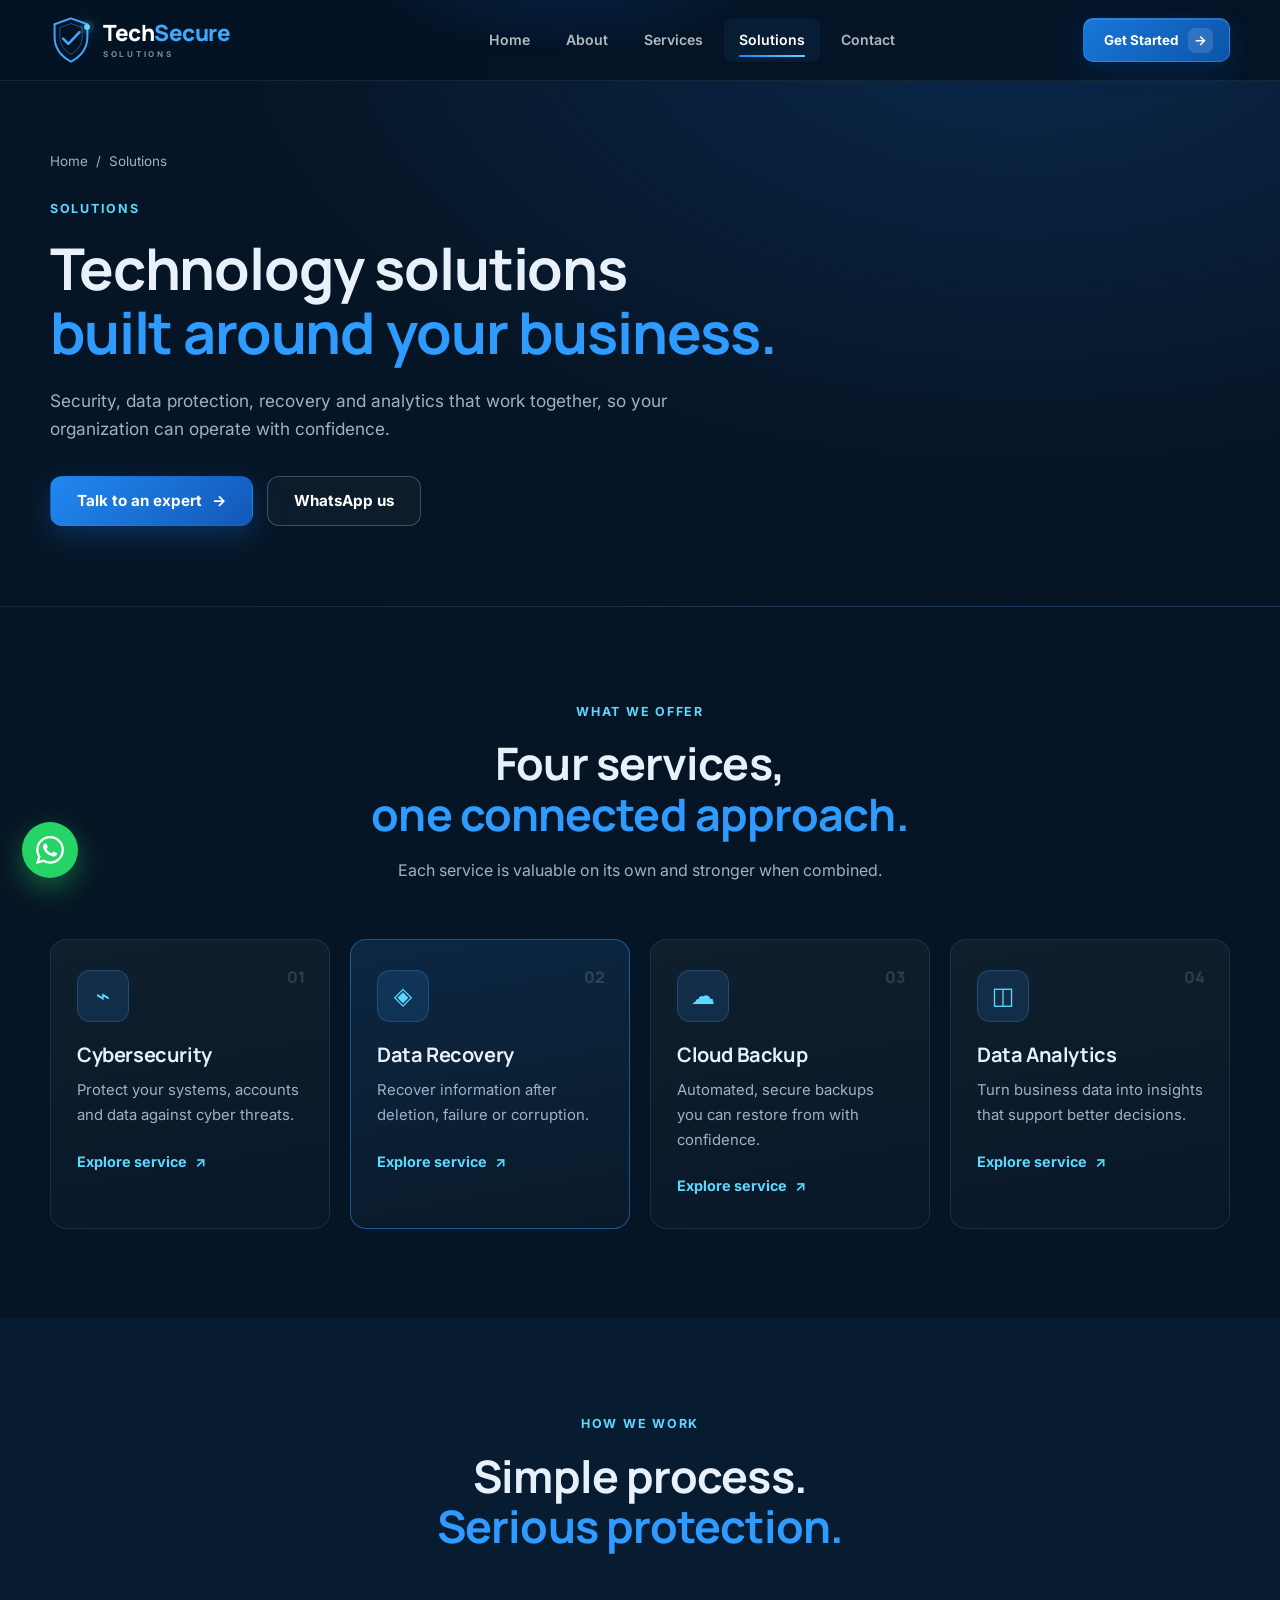
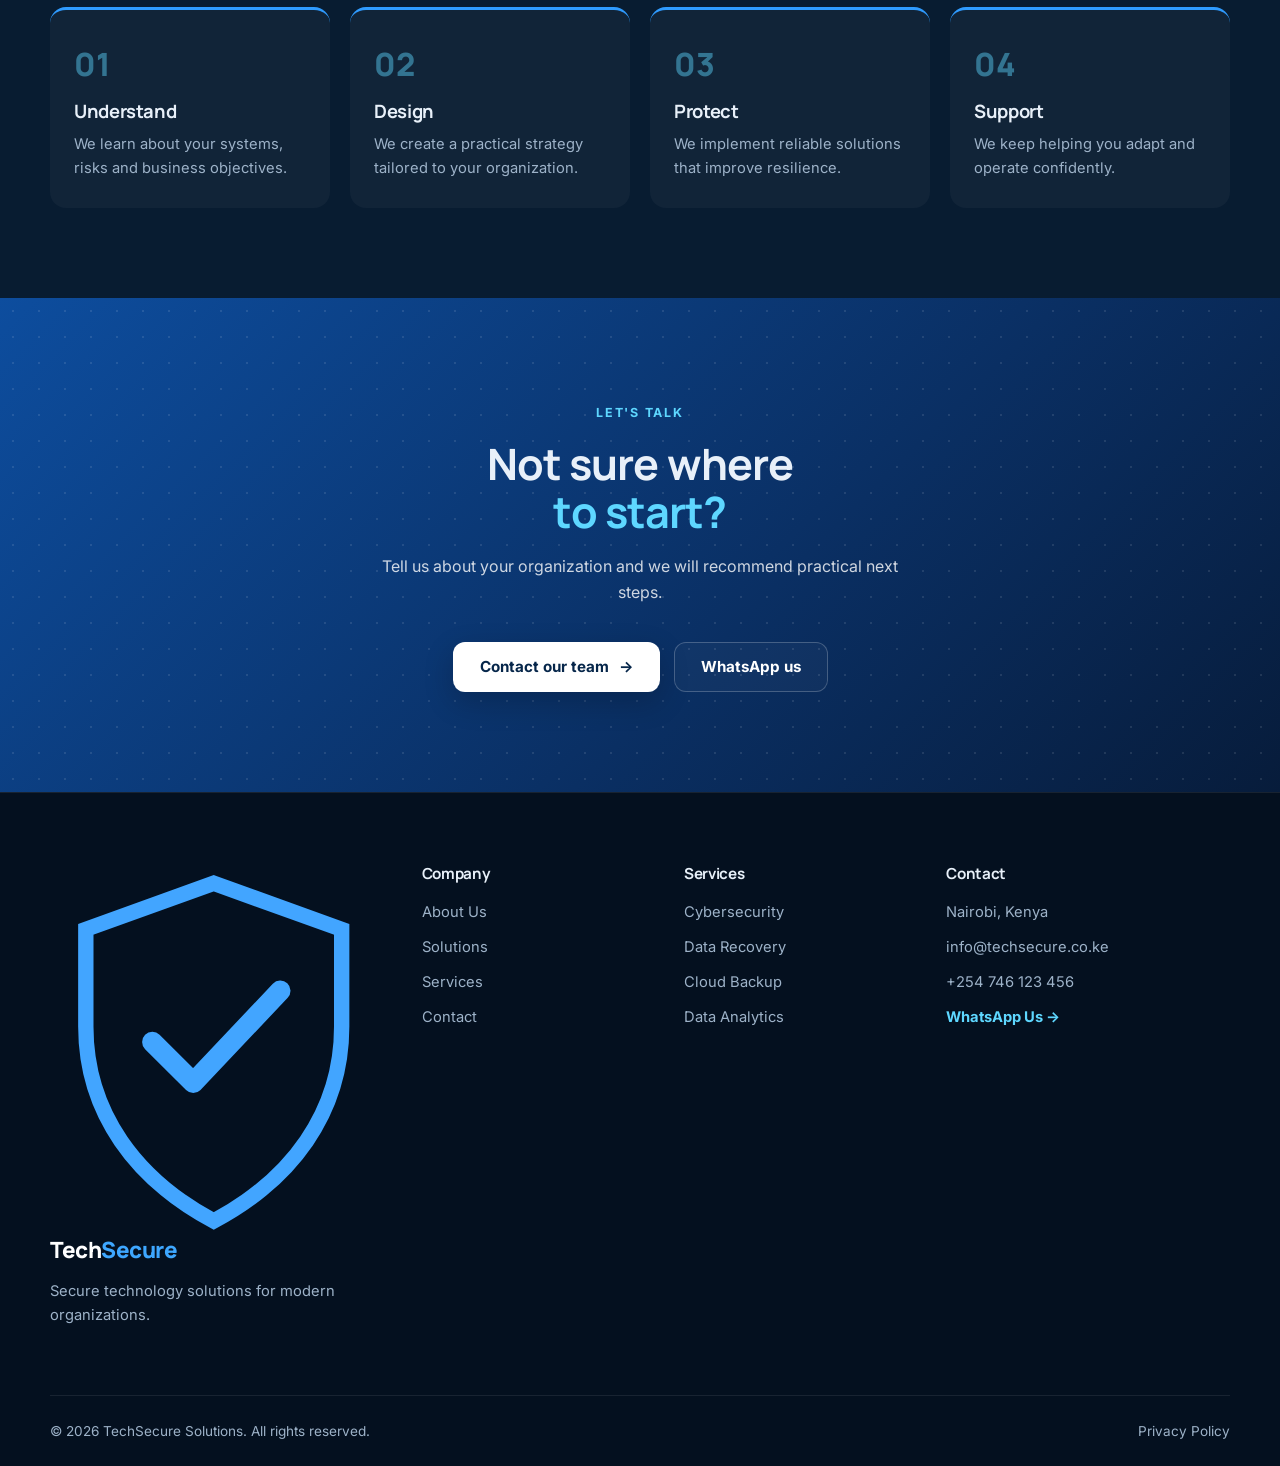
<file: TechSecure/pages/solutions.html>
<!DOCTYPE html>
<html lang="en">
<head>
    <meta charset="UTF-8">
    <meta name="viewport" content="width=device-width, initial-scale=1.0">
    <title>IT &amp; Security Solutions in Nairobi, Kenya | TechSecure Solutions</title>
    <meta name="description" content="Explore TechSecure Solutions' cybersecurity, data recovery, cloud backup and data analytics solutions for organizations in Nairobi and across Kenya.">
    <meta name="robots" content="index, follow">
    <meta name="theme-color" content="#061525">
    <link rel="canonical" href="https://techsecureke.netlify.app/pages/solutions.html">

    <meta property="og:type" content="website">
    <meta property="og:url" content="https://techsecureke.netlify.app/pages/solutions.html">
    <meta property="og:title" content="Solutions | TechSecure Solutions">
    <meta property="og:description" content="Cybersecurity, data recovery, cloud backup and analytics solutions for organizations in Kenya.">
    <meta property="og:image" content="https://techsecureke.netlify.app/images/og-image.png">
    <meta property="og:locale" content="en_KE">

    <link rel="icon" href="data:image/svg+xml,%3Csvg xmlns='http://www.w3.org/2000/svg' viewBox='0 0 32 32'%3E%3Crect width='32' height='32' rx='9' fill='%231466c8'/%3E%3Cpath d='M16 5.5l8 3v7c0 4.7-3.3 8.2-8 10-4.7-1.8-8-5.3-8-10v-7z' fill='none' stroke='%23fff' stroke-width='1.8' stroke-linejoin='round'/%3E%3Cpath d='M12 16l3 3 5-6' fill='none' stroke='%2319c29a' stroke-width='2.2' stroke-linecap='round' stroke-linejoin='round'/%3E%3C/svg%3E">

    <link rel="preconnect" href="https://fonts.googleapis.com">
    <link rel="preconnect" href="https://fonts.gstatic.com" crossorigin>
    <link href="https://fonts.googleapis.com/css2?family=Inter:wght@400;500;600;700;800&family=Manrope:wght@500;600;700;800&display=swap" rel="stylesheet">
    <link rel="stylesheet" href="../css/style.css">
</head>

<body>

    <a href="#main-content" class="skip-link">Skip to main content</a>

    <header class="site-header" id="site-header">
        <div class="header-glow"></div>
        <div class="container">
            <nav class="header-inner" aria-label="Main navigation">
                <a href="../index.html" class="brand" aria-label="TechSecure Solutions home">
                    <span class="brand-icon" aria-hidden="true">
                        <svg width="42" height="48" viewBox="0 0 64 72" xmlns="http://www.w3.org/2000/svg">
                            <path d="M32 3 L57 12 V31 C57 48 47 61 32 69 C17 61 7 48 7 31 V12 Z" fill="none" stroke="currentColor" stroke-width="3"/>
                            <path d="M32 11 L49 17 V31 C49 43 42 52 32 58 C22 52 15 43 15 31 V17 Z" fill="none" stroke="currentColor" stroke-width="1.5" opacity=".45"/>
                            <path d="M20 34 L28 42 L45 24" fill="none" stroke="currentColor" stroke-width="4" stroke-linecap="round" stroke-linejoin="round"/>
                        </svg>
                        <span class="brand-pulse"></span>
                    </span>
                    <span class="brand-name">
                        <span class="brand-tech">Tech</span>
                        <span class="brand-secure">Secure</span>
                        <small>SOLUTIONS</small>
                    </span>
                </a>

                <ul class="nav-links" id="main-navigation">
                    <li><a href="../index.html">Home</a></li>
                    <li><a href="../index.html#about">About</a></li>
                    <li><a href="../index.html#services">Services</a></li>
                    <li><a href="solutions.html" class="active">Solutions</a></li>
                    <li><a href="../index.html#contact">Contact</a></li>
                </ul>

                <a href="../index.html#contact" class="header-cta">
                    <span>Get Started</span>
                    <span class="header-cta-icon" aria-hidden="true">→</span>
                </a>

                <button class="menu-button" id="menuButton" type="button" aria-label="Open navigation menu" aria-expanded="false" aria-controls="main-navigation">
                    <span></span><span></span><span></span>
                </button>
            </nav>
        </div>
    </header>

    <main id="main-content">

        <section class="page-hero">
            <div class="container">
                <div class="breadcrumb">
                    <a href="../index.html">Home</a> <span>/</span>
                    <span>Solutions</span>
                </div>
                <span class="section-tag">SOLUTIONS</span>
                <h1>Technology solutions <span>built around your business.</span></h1>
                <p>Security, data protection, recovery and analytics that work together, so your organization can operate with confidence.</p>
                <div class="hero-buttons">
                    <a href="../index.html#contact" class="btn btn-primary">Talk to an expert <span>→</span></a>
                    <a href="https://wa.me/254746123456?text=Hello%20TechSecure%2C%20I%27d%20like%20to%20ask%20about%20your%20solutions." class="btn btn-outline" target="_blank" rel="noopener noreferrer">WhatsApp us</a>
                </div>
            </div>
        </section>

        <section class="page-section">
            <div class="container">
                <div class="section-heading">
                    <span class="section-tag">WHAT WE OFFER</span>
                    <h2>Four services, <span>one connected approach.</span></h2>
                    <p>Each service is valuable on its own and stronger when combined.</p>
                </div>
                <div class="services-grid">
                    <article class="service-card">
                        <div class="service-number">01</div>
                        <div class="service-icon" aria-hidden="true">⌁</div>
                        <h3>Cybersecurity</h3>
                        <p>Protect your systems, accounts and data against cyber threats.</p>
                        <a href="cybersecurity.html">Explore service <span>↗</span></a>
                    </article>
                    <article class="service-card featured-service">
                        <div class="service-number">02</div>
                        <div class="service-icon" aria-hidden="true">◈</div>
                        <h3>Data Recovery</h3>
                        <p>Recover information after deletion, failure or corruption.</p>
                        <a href="data-recovery.html">Explore service <span>↗</span></a>
                    </article>
                    <article class="service-card">
                        <div class="service-number">03</div>
                        <div class="service-icon" aria-hidden="true">☁</div>
                        <h3>Cloud Backup</h3>
                        <p>Automated, secure backups you can restore from with confidence.</p>
                        <a href="cloud-backup.html">Explore service <span>↗</span></a>
                    </article>
                    <article class="service-card">
                        <div class="service-number">04</div>
                        <div class="service-icon" aria-hidden="true">◫</div>
                        <h3>Data Analytics</h3>
                        <p>Turn business data into insights that support better decisions.</p>
                        <a href="data-analytics.html">Explore service <span>↗</span></a>
                    </article>
                </div>
            </div>
        </section>

        <section class="page-section alt">
            <div class="container">
                <div class="section-heading">
                    <span class="section-tag">HOW WE WORK</span>
                    <h2>Simple process. <span>Serious protection.</span></h2>
                </div>
                <div class="process-grid">
                    <div class="process-item"><span>01</span><h3>Understand</h3><p>We learn about your systems, risks and business objectives.</p></div>
                    <div class="process-item"><span>02</span><h3>Design</h3><p>We create a practical strategy tailored to your organization.</p></div>
                    <div class="process-item"><span>03</span><h3>Protect</h3><p>We implement reliable solutions that improve resilience.</p></div>
                    <div class="process-item"><span>04</span><h3>Support</h3><p>We keep helping you adapt and operate confidently.</p></div>
                </div>
            </div>
        </section>

        <section class="cta" aria-labelledby="page-cta-title">
            <div class="cta-pattern" aria-hidden="true"></div>
            <div class="container" style="text-align:center;">
                <span class="section-tag">LET'S TALK</span>
                <h2 id="page-cta-title" style="font-size:clamp(1.9rem,4vw,2.7rem);">Not sure where <span style="color:var(--cyan);">to start?</span></h2>
                <p style="margin:16px auto 30px;max-width:520px;color:rgba(255,255,255,.8);">Tell us about your organization and we will recommend practical next steps.</p>
                <div class="hero-buttons" style="justify-content:center;">
                    <a href="../index.html#contact" class="btn btn-light">Contact our team <span>→</span></a>
                    <a href="https://wa.me/254746123456?text=Hello%20TechSecure%2C%20I%27d%20like%20to%20ask%20about%20your%20services." class="btn btn-outline" target="_blank" rel="noopener noreferrer">WhatsApp us</a>
                </div>
            </div>
        </section>

    </main>

    <footer class="footer">
        <div class="container">
            <div class="footer-grid">
                <div class="footer-company">
                    <a href="../index.html" class="brand" aria-label="TechSecure Solutions home">
                        <span class="brand-icon" aria-hidden="true">
                            <svg width="42" height="48" viewBox="0 0 64 72" xmlns="http://www.w3.org/2000/svg">
                                <path d="M32 3 L57 12 V31 C57 48 47 61 32 69 C17 61 7 48 7 31 V12 Z" fill="none" stroke="currentColor" stroke-width="3"/>
                                <path d="M20 34 L28 42 L45 24" fill="none" stroke="currentColor" stroke-width="4" stroke-linecap="round" stroke-linejoin="round"/>
                            </svg>
                        </span>
                        <span class="brand-name"><span class="brand-tech">Tech</span><span class="brand-secure">Secure</span></span>
                    </a>
                    <p>Secure technology solutions for modern organizations.</p>
                </div>
                <div>
                    <h3>Company</h3>
                    <a href="../index.html#about">About Us</a>
                    <a href="solutions.html">Solutions</a>
                    <a href="../index.html#services">Services</a>
                    <a href="../index.html#contact">Contact</a>
                </div>
                <div>
                    <h3>Services</h3>
                    <a href="cybersecurity.html">Cybersecurity</a>
                    <a href="data-recovery.html">Data Recovery</a>
                    <a href="cloud-backup.html">Cloud Backup</a>
                    <a href="data-analytics.html">Data Analytics</a>
                </div>
                <div>
                    <h3>Contact</h3>
                    <p>Nairobi, Kenya</p>
                    <a href="mailto:info@techsecure.co.ke">info@techsecure.co.ke</a>
                    <a href="tel:+254746123456">+254 746 123 456</a>
                    <a href="https://wa.me/254746123456?text=Hello%20TechSecure%2C%20I%27d%20like%20to%20ask%20about%20your%20services." class="footer-contact" target="_blank" rel="noopener noreferrer">WhatsApp Us →</a>
                </div>
            </div>
            <div class="footer-bottom">
                <p>© <span id="year"></span> TechSecure Solutions. All rights reserved.</p>
                <div><a href="privacy.html">Privacy Policy</a></div>
            </div>
        </div>
    </footer>

    <a class="wa-float" href="https://wa.me/254746123456?text=Hello%20TechSecure%2C%20I%27d%20like%20to%20ask%20about%20your%20services." target="_blank" rel="noopener noreferrer" aria-label="Chat with TechSecure on WhatsApp">
        <svg width="28" height="28" viewBox="0 0 24 24" fill="#fff" aria-hidden="true"><path d="M17.472 14.382c-.297-.149-1.758-.867-2.03-.967-.273-.099-.471-.148-.67.15-.197.297-.767.966-.94 1.164-.173.199-.347.223-.644.075-.297-.15-1.255-.463-2.39-1.475-.883-.788-1.48-1.761-1.653-2.059-.173-.297-.018-.458.13-.606.134-.133.298-.347.446-.52.149-.174.198-.298.298-.497.099-.198.05-.371-.025-.52-.075-.149-.669-1.612-.916-2.207-.242-.579-.487-.5-.669-.51-.173-.008-.371-.01-.57-.01-.198 0-.52.074-.792.372-.272.297-1.04 1.016-1.04 2.479 0 1.462 1.065 2.875 1.213 3.074.149.198 2.096 3.2 5.077 4.487.709.306 1.262.489 1.694.625.712.227 1.36.195 1.871.118.571-.085 1.758-.719 2.006-1.413.248-.694.248-1.289.173-1.413-.074-.124-.272-.198-.57-.347m-5.421 7.403h-.004a9.87 9.87 0 01-5.031-1.378l-.361-.214-3.741.982.998-3.648-.235-.374a9.86 9.86 0 01-1.51-5.26c.001-5.45 4.436-9.884 9.888-9.884 2.64 0 5.122 1.03 6.988 2.898a9.825 9.825 0 012.893 6.994c-.003 5.45-4.437 9.884-9.885 9.884m8.413-18.297A11.815 11.815 0 0012.05 0C5.495 0 .16 5.335.157 11.892c0 2.096.547 4.142 1.588 5.945L.057 24l6.305-1.654a11.882 11.882 0 005.683 1.448h.005c6.554 0 11.89-5.335 11.893-11.893a11.821 11.821 0 00-3.48-8.413Z"/></svg>
    </a>

    <button id="backToTop" class="back-to-top" type="button" aria-label="Back to top">↑</button>

    <script src="../js/script.js"></script>
</body>
</html>
</file>
<file: TechSecure/css/style.css>
/* ===== TECHSECURE — COMPLETE STYLESHEET (FINAL) ===== */

:root {
  --bg: #061525;
  --bg-2: #081c31;
  --line: rgba(255, 255, 255, .08);
  --text: #e8f0f9;
  --muted: #9db2c8;
  --blue: #2f9bff;
  --blue-d: #1466c8;
  --cyan: #5ed7ff;
  --green: #22c997;
  --purple: #8b7bff;
  --radius: 16px;
  --head: "Manrope", "Inter", system-ui, sans-serif;
  --body: "Inter", system-ui, -apple-system, "Segoe UI", sans-serif;
}

*, *::before, *::after { box-sizing: border-box; }
html { scroll-behavior: smooth; scroll-padding-top: 90px; }
body {
  margin: 0; background: var(--bg); color: var(--text);
  font-family: var(--body); font-size: 1rem; line-height: 1.65;
  -webkit-font-smoothing: antialiased;
}
img, svg { max-width: 100%; display: block; }
a { color: inherit; text-decoration: none; }
h1, h2, h3 { font-family: var(--head); line-height: 1.12; margin: 0; letter-spacing: -.02em; }
p { margin: 0; }
.container { width: min(1180px, 100% - 40px); margin-inline: auto; }
:focus-visible { outline: 2px solid var(--cyan); outline-offset: 3px; }

.skip-link {
  position: absolute; left: 12px; top: -60px; z-index: 3000;
  background: var(--blue); color: #fff; padding: 10px 16px; border-radius: 8px;
}
.skip-link:focus { top: 12px; }

/* ===== HEADER ===== */
.site-header {
  position: fixed; inset: 0 0 auto 0; z-index: 1000;
  background: rgba(5, 19, 36, .9); border-bottom: 1px solid var(--line);
  backdrop-filter: blur(18px); -webkit-backdrop-filter: blur(18px);
  transition: background .3s, box-shadow .3s, border-color .3s;
}
.site-header.scrolled {
  background: rgba(4, 16, 31, .97); border-bottom-color: rgba(58, 157, 255, .18);
  box-shadow: 0 12px 40px rgba(0, 0, 0, .25);
}
.header-glow {
  position: absolute; top: -120px; left: 28%; width: 420px; height: 180px;
  background: radial-gradient(ellipse, rgba(21, 117, 255, .14), transparent 70%);
  pointer-events: none;
}
.site-header .container { position: relative; }
.header-inner { min-height: 80px; display: flex; align-items: center; justify-content: space-between; gap: 28px; }

.brand { display: inline-flex; align-items: center; gap: 11px; flex-shrink: 0; }
.brand-icon { position: relative; width: 42px; height: 48px; color: #42a5ff; transition: transform .35s, color .35s, filter .35s; }
.brand-icon svg { width: 100%; height: 100%; }
.brand-pulse {
  position: absolute; width: 6px; height: 6px; top: 8px; right: 2px; border-radius: 50%;
  background: var(--cyan); box-shadow: 0 0 0 4px rgba(94, 215, 255, .1), 0 0 14px rgba(94, 215, 255, .7);
  animation: pulse 2.2s infinite ease-in-out;
}
@keyframes pulse { 0%, 100% { opacity: .45; transform: scale(.8); } 50% { opacity: 1; transform: scale(1.15); } }
.brand:hover .brand-icon { color: #66c4ff; transform: translateY(-1px) rotate(-2deg); filter: drop-shadow(0 0 12px rgba(58, 167, 255, .35)); }

.brand-name { display: flex; flex-wrap: wrap; align-items: baseline; line-height: 1; }
.brand-tech, .brand-secure { font-family: var(--head); font-size: 1.4rem; font-weight: 800; letter-spacing: -.5px; }
.brand-tech { color: #fff; }
.brand-secure { color: #3ea7ff; }
.brand-name small { flex-basis: 100%; margin-top: 5px; font-size: .5rem; font-weight: 700; letter-spacing: .34em; color: rgba(255, 255, 255, .5); }

.nav-links { display: flex; align-items: center; gap: 6px; margin: 0; padding: 0; list-style: none; }
.nav-links a {
  position: relative; display: inline-flex; align-items: center; min-height: 44px; padding: 0 15px;
  color: rgba(255, 255, 255, .7); font-size: .88rem; font-weight: 600; border-radius: 9px;
  transition: color .25s, background .25s;
}
.nav-links a::after {
  content: ""; position: absolute; left: 15px; right: 15px; bottom: 5px; height: 2px; border-radius: 10px;
  background: linear-gradient(90deg, #1687ff, var(--cyan)); transform: scaleX(0); transition: transform .25s;
}
.nav-links a:hover { color: #fff; background: rgba(255, 255, 255, .06); }
.nav-links a:hover::after, .nav-links a.active::after { transform: scaleX(1); }
.nav-links a.active { color: #fff; background: rgba(38, 137, 224, .08); }

.header-cta {
  display: inline-flex; align-items: center; gap: 10px; min-height: 44px; padding: 0 16px 0 20px;
  color: #fff; font-size: .84rem; font-weight: 700; border: 1px solid rgba(77, 171, 255, .35); border-radius: 10px;
  background: linear-gradient(135deg, #1977da, #0c54a9);
  box-shadow: 0 8px 24px rgba(0, 105, 210, .2), inset 0 1px 0 rgba(255, 255, 255, .12);
  transition: transform .25s, box-shadow .25s, border-color .25s;
}
.header-cta:hover { transform: translateY(-2px); border-color: rgba(112, 198, 255, .65); box-shadow: 0 12px 30px rgba(0, 115, 230, .3); }
.header-cta-icon { width: 25px; height: 25px; display: grid; place-items: center; border-radius: 7px; background: rgba(255, 255, 255, .13); transition: transform .25s; }
.header-cta:hover .header-cta-icon { transform: translateX(3px); }

.menu-button {
  display: none; width: 45px; height: 45px; padding: 0; flex-direction: column; align-items: center; justify-content: center; gap: 5px;
  border: 1px solid rgba(255, 255, 255, .14); border-radius: 10px; background: rgba(255, 255, 255, .05); cursor: pointer;
}
.menu-button span { width: 19px; height: 2px; border-radius: 10px; background: #fff; transition: transform .3s, opacity .3s; }

/* ===== BUTTONS & SHARED ===== */
.btn {
  display: inline-flex; align-items: center; justify-content: center; gap: 10px; min-height: 50px; padding: 0 26px;
  font: inherit; font-weight: 700; font-size: .95rem; border-radius: 12px; border: 1px solid transparent; cursor: pointer;
  transition: transform .25s, box-shadow .25s, background .25s, border-color .25s;
}
.btn:hover { transform: translateY(-2px); }
.btn-primary { color: #fff; background: linear-gradient(135deg, #2288f0, #1258b8); box-shadow: 0 10px 30px rgba(20, 110, 220, .3); }
.btn-outline { color: #fff; border-color: rgba(255, 255, 255, .22); background: rgba(255, 255, 255, .03); }
.btn-outline:hover { border-color: var(--cyan); background: rgba(94, 215, 255, .06); }
.btn-light { color: #06264a; background: #fff; box-shadow: 0 10px 30px rgba(0, 0, 0, .2); }

.section-tag { display: inline-block; margin-bottom: 16px; font-size: .78rem; font-weight: 700; letter-spacing: .14em; color: var(--cyan); }
h2 span, h1 span { color: var(--blue); display: block; }
.section-heading { max-width: 680px; margin: 0 auto 56px; text-align: center; }
.section-heading h2 { font-size: clamp(1.9rem, 4vw, 2.8rem); }
.section-heading p { margin-top: 18px; color: var(--muted); }
.text-link { display: inline-flex; gap: 8px; margin-top: 26px; font-weight: 700; color: var(--cyan); }
.text-link span { transition: transform .2s; }
.text-link:hover span { transform: translateX(4px); }

/* ===== HERO ===== */
.hero { position: relative; overflow: hidden; padding: 170px 0 100px; background: radial-gradient(ellipse at 75% 20%, rgba(28, 110, 220, .22), transparent 55%), var(--bg); }
.hero-grid-pattern {
  position: absolute; inset: 0; pointer-events: none;
  background-image: linear-gradient(var(--line) 1px, transparent 1px), linear-gradient(90deg, var(--line) 1px, transparent 1px);
  background-size: 56px 56px; mask-image: radial-gradient(ellipse at 60% 30%, #000, transparent 70%);
  -webkit-mask-image: radial-gradient(ellipse at 60% 30%, #000, transparent 70%);
}
.hero .container { position: relative; }
.hero-content { display: grid; grid-template-columns: 1.05fr .95fr; gap: 64px; align-items: center; }
.hero-badge {
  display: inline-flex; align-items: center; gap: 10px; padding: 7px 14px; margin-bottom: 24px;
  font-size: .82rem; font-weight: 600; color: var(--cyan); border: 1px solid rgba(94, 215, 255, .25); border-radius: 999px; background: rgba(94, 215, 255, .06);
}
.status-dot, .live-status span, .panel-stat i { width: 8px; height: 8px; border-radius: 50%; background: var(--green); box-shadow: 0 0 10px var(--green); display: inline-block; }
.hero h1 { font-size: clamp(2.4rem, 5.6vw, 4.1rem); font-weight: 800; }
.hero-text > p { margin-top: 24px; max-width: 540px; color: var(--muted); font-size: 1.08rem; }
.hero-buttons { display: flex; flex-wrap: wrap; gap: 14px; margin-top: 36px; }
.hero-trust { display: flex; align-items: center; gap: 26px; margin-top: 52px; flex-wrap: wrap; }
.trust-item strong { display: block; font-family: var(--head); font-size: 1.6rem; color: #fff; }
.trust-item span { font-size: .8rem; color: var(--muted); }
.trust-line { width: 1px; height: 38px; background: var(--line); }

.hero-visual { position: relative; padding: 24px 0 24px 24px; }
.visual-glow { position: absolute; inset: 10% 0 0 10%; background: radial-gradient(circle, rgba(47, 155, 255, .3), transparent 65%); filter: blur(40px); }
.security-card {
  position: relative; padding: 26px; border-radius: 22px; border: 1px solid rgba(94, 170, 255, .2);
  background: linear-gradient(160deg, rgba(14, 42, 74, .95), rgba(7, 24, 44, .95)); box-shadow: 0 30px 80px rgba(0, 0, 0, .45);
}
.card-top { display: flex; justify-content: space-between; align-items: flex-start; gap: 12px; }
.eyebrow { font-size: .68rem; letter-spacing: .16em; color: var(--muted); font-weight: 700; }
.card-top h3 { font-size: 1.2rem; margin-top: 4px; }
.live-status { display: inline-flex; align-items: center; gap: 7px; font-size: .72rem; font-weight: 700; color: var(--green); padding: 5px 11px; border-radius: 999px; background: rgba(34, 201, 151, .1); }
.security-score { display: grid; place-items: center; margin: 26px 0; }
.score-ring { width: 158px; height: 158px; padding: 8px; border-radius: 50%; background: conic-gradient(var(--blue) 0 98%, rgba(255, 255, 255, .08) 0); }
.score-inner { width: 100%; height: 100%; border-radius: 50%; background: var(--bg-2); display: flex; flex-wrap: wrap; align-content: center; justify-content: center; }
.score-inner strong { font-family: var(--head); font-size: 2.6rem; line-height: 1; }
.score-inner span { font-size: 1rem; color: var(--muted); align-self: flex-start; margin-top: 6px; }
.score-inner small { flex-basis: 100%; text-align: center; color: var(--muted); font-size: .72rem; }
.security-list { display: grid; gap: 10px; }
.security-row { display: flex; align-items: center; gap: 13px; padding: 12px 14px; border-radius: 12px; background: rgba(255, 255, 255, .04); border: 1px solid var(--line); }
.security-row > div:nth-child(2) { flex: 1; min-width: 0; }
.security-row strong { display: block; font-size: .9rem; }
.security-row span { font-size: .76rem; color: var(--muted); }
.security-row b { font-size: .72rem; color: var(--green); }
.security-row-icon { width: 34px; height: 34px; display: grid; place-items: center; border-radius: 9px; font-weight: 800; }
.security-row-icon.blue { background: rgba(47, 155, 255, .16); color: var(--blue); }
.security-row-icon.green { background: rgba(34, 201, 151, .16); color: var(--green); }
.security-row-icon.purple { background: rgba(139, 123, 255, .16); color: var(--purple); }
.card-note { margin-top: 16px; font-size: .72rem; color: var(--muted); text-align: center; opacity: .8; }
.floating-card {
  position: absolute; left: -6px; bottom: -6px; display: flex; align-items: center; gap: 12px; padding: 13px 16px; border-radius: 14px;
  background: #0d2b4c; border: 1px solid rgba(94, 215, 255, .25); box-shadow: 0 18px 40px rgba(0, 0, 0, .4);
}
.floating-card strong { display: block; font-size: .86rem; }
.floating-card span { font-size: .72rem; color: var(--muted); }
.floating-icon { width: 34px; height: 34px; display: grid; place-items: center; border-radius: 50%; background: rgba(34, 201, 151, .18); color: var(--green); font-weight: 800; }
.floating-dot { position: absolute; border-radius: 50%; background: var(--cyan); opacity: .6; }
.dot-one { width: 10px; height: 10px; top: 4px; right: 30px; }
.dot-two { width: 6px; height: 6px; bottom: 90px; right: -8px; }

/* ===== SECTIONS ===== */
.services, .about, .process { padding: 100px 0; }
.services { background: var(--bg-2); }
.services-grid { display: grid; grid-template-columns: repeat(4, 1fr); gap: 20px; }
.service-card {
  position: relative; padding: 30px 26px; border-radius: var(--radius); border: 1px solid var(--line);
  background: linear-gradient(170deg, rgba(255, 255, 255, .045), rgba(255, 255, 255, .015));
  transition: transform .3s, border-color .3s, box-shadow .3s;
}
.service-card:hover { transform: translateY(-6px); border-color: rgba(94, 170, 255, .4); box-shadow: 0 20px 50px rgba(0, 0, 0, .3); }
.featured-service { border-color: rgba(47, 155, 255, .45); background: linear-gradient(170deg, rgba(47, 155, 255, .14), rgba(255, 255, 255, .02)); }
.service-number { position: absolute; top: 24px; right: 24px; font-family: var(--head); font-weight: 800; color: rgba(255, 255, 255, .14); }
.service-icon { width: 52px; height: 52px; display: grid; place-items: center; margin-bottom: 22px; border-radius: 13px; font-size: 1.5rem; color: var(--cyan); background: rgba(47, 155, 255, .13); border: 1px solid rgba(94, 170, 255, .22); }
.service-card h3 { font-size: 1.25rem; margin-bottom: 12px; }
.service-card p { color: var(--muted); font-size: .93rem; }
.service-card > a { display: inline-flex; gap: 8px; margin-top: 22px; font-weight: 700; font-size: .9rem; color: var(--cyan); }

.about-grid { display: grid; grid-template-columns: .95fr 1.05fr; gap: 72px; align-items: center; }
.about-panel { position: relative; overflow: hidden; min-height: 420px; padding: 34px; border-radius: 22px; border: 1px solid rgba(94, 170, 255, .2); background: linear-gradient(160deg, #0d2c4f, #071a2f); display: flex; flex-direction: column; justify-content: space-between; }
.panel-grid { position: absolute; inset: 0; background-image: linear-gradient(var(--line) 1px, transparent 1px), linear-gradient(90deg, var(--line) 1px, transparent 1px); background-size: 34px 34px; opacity: .7; }
.panel-content, .panel-stat { position: relative; }
.shield-large { width: 66px; height: 66px; display: grid; place-items: center; margin-bottom: 20px; border-radius: 18px; font-size: 1.8rem; color: #fff; background: linear-gradient(135deg, #2b90f5, #1258b8); box-shadow: 0 12px 36px rgba(30, 130, 240, .4); }
.panel-content > span { display: block; font-size: .72rem; letter-spacing: .18em; color: var(--muted); margin-bottom: 8px; }
.panel-content strong { display: block; font-family: var(--head); font-size: 1.6rem; line-height: 1.25; }
.panel-stat { display: flex; justify-content: space-between; align-items: center; padding: 14px 18px; border-radius: 12px; background: rgba(0, 0, 0, .28); border: 1px solid var(--line); }
.panel-stat span { font-size: .72rem; letter-spacing: .12em; color: var(--muted); }
.panel-stat strong { display: inline-flex; align-items: center; gap: 8px; font-size: .82rem; color: var(--green); }
.about-content h2 { font-size: clamp(1.9rem, 4vw, 2.7rem); margin-bottom: 22px; }
.about-content > p { color: var(--muted); margin-bottom: 14px; }
.about-features { display: grid; gap: 18px; margin-top: 30px; }
.about-features > div { display: flex; gap: 15px; align-items: flex-start; }
.about-features strong { display: block; }
.about-features p { color: var(--muted); font-size: .9rem; }
.feature-check { flex: none; width: 28px; height: 28px; display: grid; place-items: center; border-radius: 50%; font-size: .8rem; font-weight: 800; color: var(--green); background: rgba(34, 201, 151, .14); }

.process { background: var(--bg-2); }
.process-grid { display: grid; grid-template-columns: repeat(4, 1fr); gap: 20px; }
.process-item { padding: 28px 24px; border-radius: var(--radius); border-top: 3px solid var(--blue); background: rgba(255, 255, 255, .035); }
.process-item span { font-family: var(--head); font-size: 2rem; font-weight: 800; color: rgba(94, 215, 255, .45); }
.process-item h3 { margin: 10px 0; font-size: 1.15rem; }
.process-item p { color: var(--muted); font-size: .92rem; }

/* ===== CONTACT SECTION ===== */
.cta { position: relative; overflow: hidden; padding: 100px 0; background: linear-gradient(135deg, #0d4d9e, #0a2f63 60%, #071c3b); }
.cta-pattern { position: absolute; inset: 0; background-image: radial-gradient(rgba(255, 255, 255, .1) 1px, transparent 1px); background-size: 26px 26px; }
.cta .container { position: relative; }

.contact-heading { max-width: 640px; margin: 0 0 52px; }
.contact-heading h2 { font-size: clamp(1.9rem, 4vw, 2.7rem); }
.contact-heading h2 span { color: var(--cyan); }
.contact-heading p { margin-top: 14px; color: rgba(255, 255, 255, .8); }

.contact-grid { display: grid; grid-template-columns: .8fr 1.2fr; gap: 28px; align-items: stretch; }

.contact-info, .contact-form {
  position: relative; padding: 38px; border-radius: 22px;
  background: rgba(4, 16, 31, .6); border: 1px solid rgba(255, 255, 255, .12);
  box-shadow: 0 24px 60px rgba(0, 0, 0, .28);
  backdrop-filter: blur(12px); -webkit-backdrop-filter: blur(12px);
}
.contact-info { display: flex; flex-direction: column; }
.contact-info h3, .contact-form h3 { font-size: 1.4rem; margin-bottom: 26px; }

.contact-details { list-style: none; margin: 0 0 32px; padding: 0; display: grid; gap: 14px; }
.contact-details li {
  display: flex; align-items: center; gap: 16px; padding: 14px 16px;
  border-radius: 14px; background: rgba(255, 255, 255, .04); border: 1px solid rgba(255, 255, 255, .08);
  transition: border-color .25s, background .25s;
}
.contact-details li:hover { border-color: rgba(94, 215, 255, .35); background: rgba(94, 215, 255, .06); }
.contact-icon {
  flex: none; width: 46px; height: 46px; display: grid; place-items: center;
  border-radius: 12px; font-size: 1.15rem; color: var(--cyan);
  background: rgba(94, 215, 255, .1); border: 1px solid rgba(94, 215, 255, .22);
}
.contact-details li > div { min-width: 0; }
.contact-details strong { display: block; margin-bottom: 2px; font-size: .7rem; letter-spacing: .12em; text-transform: uppercase; color: var(--muted); }
.contact-details a, .contact-details li > div > span { display: block; font-size: 1rem; font-weight: 600; color: #fff; word-break: break-word; }
.contact-details a:hover { color: var(--cyan); }
.contact-info .btn { margin-top: auto; width: 100%; }

/* honeypot: hidden from people, visible to bots */
.hp { position: absolute !important; left: -9999px; width: 1px; height: 1px; overflow: hidden; opacity: 0; }

.form-row { display: grid; grid-template-columns: 1fr 1fr; gap: 16px; }
.fld { margin-bottom: 18px; }
.fld label { display: block; margin-bottom: 8px; font-size: .8rem; font-weight: 600; letter-spacing: .02em; color: rgba(255, 255, 255, .75); }
.fld input, .fld select, .fld textarea {
  display: block; width: 100%; padding: 14px 16px; font: inherit; font-size: .95rem; color: #fff;
  background: rgba(255, 255, 255, .06); border: 1px solid rgba(255, 255, 255, .16);
  border-radius: 12px; transition: border-color .2s, background .2s, box-shadow .2s;
}
.fld select {
  appearance: none; -webkit-appearance: none; cursor: pointer; padding-right: 44px;
  background-image: url("data:image/svg+xml,%3Csvg xmlns='http://www.w3.org/2000/svg' width='14' height='9' viewBox='0 0 14 9'%3E%3Cpath d='M1 1.5l6 6 6-6' fill='none' stroke='%235ed7ff' stroke-width='2' stroke-linecap='round' stroke-linejoin='round'/%3E%3C/svg%3E");
  background-repeat: no-repeat; background-position: right 16px center;
}
.fld select option { color: #06264a; background: #fff; }
.fld textarea { resize: vertical; min-height: 130px; line-height: 1.6; }
.fld input:hover, .fld select:hover, .fld textarea:hover { border-color: rgba(255, 255, 255, .3); }
.fld input:focus, .fld select:focus, .fld textarea:focus {
  outline: none; border-color: var(--cyan); background: rgba(255, 255, 255, .09);
  box-shadow: 0 0 0 4px rgba(94, 215, 255, .14);
}
.fld input::placeholder, .fld textarea::placeholder { color: rgba(255, 255, 255, .35); }

.contact-form .btn { width: 100%; margin-top: 6px; }
.form-note { margin-top: 18px; font-size: .8rem; text-align: center; color: rgba(255, 255, 255, .6); }
.form-note a { color: var(--cyan); text-decoration: underline; text-underline-offset: 3px; }

/* ===== FOOTER ===== */
.footer { padding: 72px 0 0; background: #04101f; border-top: 1px solid var(--line); }
.footer-grid { display: grid; grid-template-columns: 1.5fr 1fr 1fr 1.3fr; gap: 44px; }
.footer-company p { margin: 18px 0 20px; color: var(--muted); max-width: 300px; font-size: .92rem; }
.footer h3 { font-size: .95rem; margin-bottom: 18px; }
.footer-grid > div > a, .footer-grid > div > p { display: block; margin-bottom: 11px; color: var(--muted); font-size: .92rem; }
.footer-grid a:hover { color: #fff; }
.footer-contact { color: var(--cyan) !important; font-weight: 700; }
.footer-bottom { display: flex; justify-content: space-between; flex-wrap: wrap; gap: 14px; margin-top: 56px; padding: 24px 0; border-top: 1px solid var(--line); font-size: .85rem; color: var(--muted); }
.footer-bottom div { display: flex; gap: 22px; }
.footer-bottom a:hover { color: #fff; }

/* ===== FLOATING BUTTONS ===== */
.wa-float {
  position: fixed; left: 22px; bottom: 22px; z-index: 900;
  width: 56px; height: 56px; display: grid; place-items: center;
  border-radius: 50%; background: #25d366;
  box-shadow: 0 10px 28px rgba(37, 211, 102, .4);
  transition: transform .25s, box-shadow .25s;
}
.wa-float:hover { transform: scale(1.08); box-shadow: 0 14px 34px rgba(37, 211, 102, .55); }

.back-to-top {
  position: fixed; right: 22px; bottom: 22px; z-index: 900; width: 46px; height: 46px; border-radius: 12px; border: 1px solid rgba(94, 170, 255, .35);
  background: #0d2b4c; color: #fff; font-size: 1.2rem; cursor: pointer; opacity: 0; visibility: hidden; transform: translateY(12px); transition: .3s;
}
.back-to-top.show { opacity: 1; visibility: visible; transform: none; }
.back-to-top:hover { background: var(--blue-d); }

/* ===== RESPONSIVE ===== */
@media (max-width: 1050px) {
  .services-grid, .process-grid { grid-template-columns: repeat(2, 1fr); }
  .hero-content, .about-grid { grid-template-columns: 1fr; gap: 48px; }
  .footer-grid { grid-template-columns: 1fr 1fr; }
  .nav-links a { padding: 0 11px; }
}
@media (max-width: 900px) {
  .header-cta { display: none; }
  .menu-button { display: flex; position: relative; z-index: 2100; }
  .nav-links {
    position: fixed; top: 0; right: 0; width: min(82vw, 340px); height: 100vh; padding: 100px 26px 40px; flex-direction: column; align-items: stretch; gap: 8px;
    background: linear-gradient(180deg, #071b31, #041326); border-left: 1px solid rgba(67, 165, 255, .14); box-shadow: -20px 0 60px rgba(0, 0, 0, .4);
    transform: translateX(100%); transition: transform .35s cubic-bezier(.77, 0, .175, 1); z-index: 2000;
  }
  .nav-links.mobile-open { transform: none; }
  .nav-links a { width: 100%; min-height: 54px; padding: 0 18px; font-size: 1rem; }
  .nav-links a::after { display: none; }
  .nav-links a.active { border-left: 3px solid var(--blue); }
  body.menu-active { overflow: hidden; }
  body.menu-active .menu-button span:nth-child(1) { transform: translateY(7px) rotate(45deg); }
  body.menu-active .menu-button span:nth-child(2) { opacity: 0; }
  body.menu-active .menu-button span:nth-child(3) { transform: translateY(-7px) rotate(-45deg); }
  .contact-grid { grid-template-columns: 1fr; }
  .contact-info .btn { margin-top: 0; }
}
@media (max-width: 640px) {
  .hero { padding: 130px 0 70px; }
  .services, .about, .process, .cta { padding: 70px 0; }
  .services-grid, .process-grid, .footer-grid { grid-template-columns: 1fr; }
  .hero-visual { padding: 0; }
  .floating-card { position: relative; left: 0; bottom: 0; margin-top: 14px; }
  .trust-line { display: none; }
  .hero-trust { gap: 22px; }
  .brand-name small { display: none; }
  .brand-tech, .brand-secure { font-size: 1.2rem; }
  .btn { width: 100%; }
  .form-row { grid-template-columns: 1fr; gap: 0; }
  .contact-info, .contact-form { padding: 24px; border-radius: 18px; }
  .wa-float { width: 52px; height: 52px; left: 16px; bottom: 16px; }
}
@media (prefers-reduced-motion: reduce) {
  * { animation: none !important; transition: none !important; scroll-behavior: auto !important; }
}
/* ===== INNER PAGES ===== */
.page-hero { position: relative; overflow: hidden; padding: 150px 0 80px; background: radial-gradient(ellipse at 80% 0%, rgba(28, 110, 220, .22), transparent 55%), var(--bg); border-bottom: 1px solid var(--line); }
.page-hero .container { position: relative; }
.breadcrumb { display: flex; gap: 8px; margin-bottom: 22px; font-size: .84rem; color: var(--muted); }
.breadcrumb a:hover { color: var(--cyan); }
.page-hero h1 { font-size: clamp(2.2rem, 5vw, 3.6rem); max-width: 760px; }
.page-hero p { margin-top: 22px; max-width: 640px; color: var(--muted); font-size: 1.08rem; }
.page-hero .hero-buttons { margin-top: 32px; }

.page-section { padding: 90px 0; }
.page-section.alt { background: var(--bg-2); }
.split { display: grid; grid-template-columns: 1fr 1fr; gap: 64px; align-items: start; }
.split h2 { font-size: clamp(1.8rem, 3.6vw, 2.5rem); margin-bottom: 20px; }
.split p { color: var(--muted); margin-bottom: 14px; }
.check-list { list-style: none; margin: 0; padding: 0; display: grid; gap: 14px; }
.check-list li { display: flex; gap: 14px; align-items: flex-start; padding: 16px 18px; border-radius: 14px; background: rgba(255, 255, 255, .04); border: 1px solid var(--line); }
.check-list li::before { content: "✓"; flex: none; width: 26px; height: 26px; display: grid; place-items: center; border-radius: 50%; font-size: .78rem; font-weight: 800; color: var(--green); background: rgba(34, 201, 151, .14); }
.check-list strong { display: block; }
.check-list span { color: var(--muted); font-size: .9rem; }
.grid-3 { display: grid; grid-template-columns: repeat(3, 1fr); gap: 20px; }

@media (max-width: 900px) {
  .split { grid-template-columns: 1fr; gap: 36px; }
  .grid-3 { grid-template-columns: 1fr; }
}
@media (max-width: 640px) {
  .page-hero { padding: 120px 0 60px; }
  .page-section { padding: 64px 0; }
}
/* ===== PAGE ADDITIONS (FAQ, legal text) ===== */

.page-section .section-heading p { max-width: 600px; margin-inline: auto; }
.page-section .services-grid { margin-top: 0; }

.faq { max-width: 820px; margin: 0 auto; display: grid; gap: 12px; }
.faq details { padding: 0 24px; border-radius: 14px; background: rgba(255, 255, 255, .04); border: 1px solid var(--line); transition: border-color .25s, background .25s; }
.faq details[open] { border-color: rgba(94, 215, 255, .3); background: rgba(94, 215, 255, .04); }
.faq summary { display: flex; justify-content: space-between; align-items: center; gap: 18px; padding: 20px 0; font-weight: 700; cursor: pointer; list-style: none; }
.faq summary::-webkit-details-marker { display: none; }
.faq summary::after { content: "+"; flex: none; font-size: 1.4rem; line-height: 1; color: var(--cyan); }
.faq details[open] summary::after { content: "\2212"; }
.faq details p { padding: 0 0 22px; color: var(--muted); font-size: .96rem; }

.legal { max-width: 800px; }
.legal h2 { margin: 44px 0 14px; font-size: 1.35rem; }
.legal h2:first-child { margin-top: 0; }
.legal p, .legal li { color: var(--muted); }
.legal p { margin-bottom: 14px; }
.legal ul { margin: 0 0 16px; padding-left: 22px; display: grid; gap: 8px; }
.legal strong { color: var(--text); }
.legal a { color: var(--cyan); text-decoration: underline; text-underline-offset: 3px; }
.legal-date { margin-top: 12px !important; font-size: .9rem !important; }

@media (max-width: 640px) {
  .faq details { padding: 0 18px; }
}
</file>
